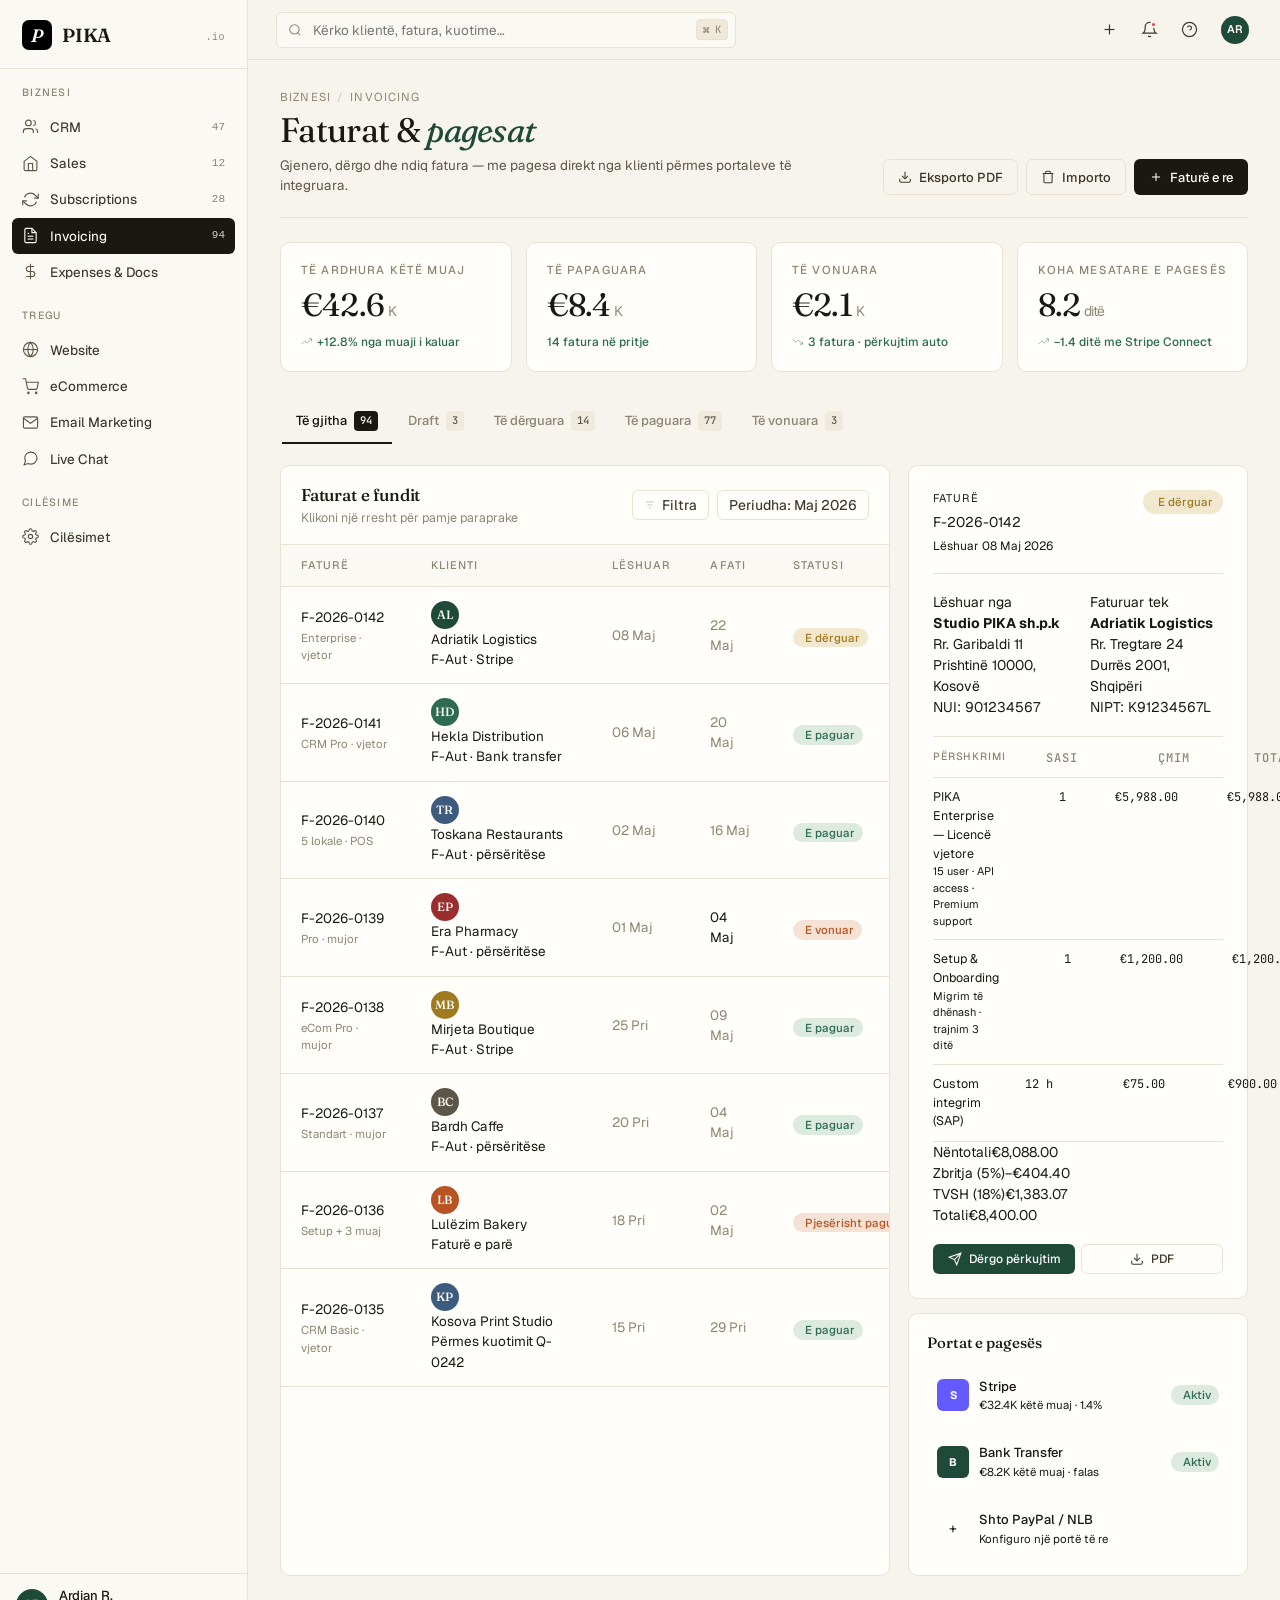
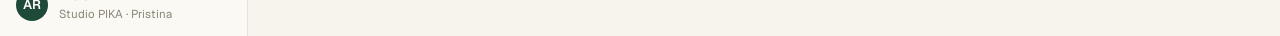
<file: index.html>
<!DOCTYPE html>
<html lang="en">
<head>
<meta charset="UTF-8">
<meta name="viewport" content="width=device-width, initial-scale=1.0">
<title>PIKA — Workspace</title>
<link rel="preconnect" href="https://fonts.googleapis.com">
<link rel="preconnect" href="https://fonts.gstatic.com" crossorigin="">
<link href="https://fonts.googleapis.com/css2?family=Fraunces:opsz,wght,SOFT,WONK@9..144,300..900,0..100,0..1&amp;family=Geist:wght@300;400;500;600;700&amp;family=JetBrains+Mono:wght@400;500&amp;display=swap" rel="stylesheet">
<link rel="stylesheet" href="style.css">
</head>
<body>
     <button type="button" class="menu-toggle" onclick="toggleSidebar()">☰</button>
    <div class="app">
  <aside class="sidebar">
    <div class="brand">
      <div class="brand-mark">P</div>
      <div class="brand-name">PIKA</div>
      <div class="brand-tld">.io</div>
    </div>
    <nav class="nav">
      <div class="nav-section">
        <div class="nav-label">Biznesi</div>
        <a class="nav-item" data-panel="crm">
          <svg class="nav-icon" viewBox="0 0 24 24" fill="none" stroke="currentColor"><path d="M16 21v-2a4 4 0 00-4-4H6a4 4 0 00-4 4v2"></path><circle cx="9" cy="7" r="4"></circle><path d="M22 21v-2a4 4 0 00-3-3.87"></path><path d="M16 3.13a4 4 0 010 7.75"></path></svg>
          CRM
          <span class="nav-count">47</span>
        </a>
        <a class="nav-item" data-panel="sales">
          <svg class="nav-icon" viewBox="0 0 24 24" fill="none" stroke="currentColor"><path d="M3 9l9-7 9 7v11a2 2 0 01-2 2H5a2 2 0 01-2-2z"></path><polyline points="9 22 9 12 15 12 15 22"></polyline></svg>
          Sales
          <span class="nav-count">12</span>
        </a>
        <a class="nav-item" data-panel="subscriptions">
          <svg class="nav-icon" viewBox="0 0 24 24" fill="none" stroke="currentColor"><path d="M23 4v6h-6"></path><path d="M1 20v-6h6"></path><path d="M3.51 9a9 9 0 0114.85-3.36L23 10M1 14l4.64 4.36A9 9 0 0020.49 15"></path></svg>
          Subscriptions
          <span class="nav-count">28</span>
        </a>
        <a class="nav-item active" data-panel="invoicing">
          <svg class="nav-icon" viewBox="0 0 24 24" fill="none" stroke="currentColor"><path d="M14 2H6a2 2 0 00-2 2v16a2 2 0 002 2h12a2 2 0 002-2V8z"></path><polyline points="14 2 14 8 20 8"></polyline><line x1="16" y1="13" x2="8" y2="13"></line><line x1="16" y1="17" x2="8" y2="17"></line><polyline points="10 9 9 9 8 9"></polyline></svg>
          Invoicing
          <span class="nav-count">94</span>
        </a>
        <a class="nav-item" data-panel="expenses">
          <svg class="nav-icon" viewBox="0 0 24 24" fill="none" stroke="currentColor"><line x1="12" y1="1" x2="12" y2="23"></line><path d="M17 5H9.5a3.5 3.5 0 000 7h5a3.5 3.5 0 010 7H6"></path></svg>
          Expenses &amp; Docs
        </a>
      </div>
      <div class="nav-section">
        <div class="nav-label">Tregu</div>
        <a class="nav-item">
          <svg class="nav-icon" viewBox="0 0 24 24" fill="none" stroke="currentColor"><circle cx="12" cy="12" r="10"></circle><line x1="2" y1="12" x2="22" y2="12"></line><path d="M12 2a15.3 15.3 0 014 10 15.3 15.3 0 01-4 10 15.3 15.3 0 01-4-10 15.3 15.3 0 014-10z"></path></svg>
          Website
        </a>
        <a class="nav-item">
          <svg class="nav-icon" viewBox="0 0 24 24" fill="none" stroke="currentColor"><circle cx="9" cy="21" r="1"></circle><circle cx="20" cy="21" r="1"></circle><path d="M1 1h4l2.68 13.39a2 2 0 002 1.61h9.72a2 2 0 002-1.61L23 6H6"></path></svg>
          eCommerce
        </a>
        <a class="nav-item">
          <svg class="nav-icon" viewBox="0 0 24 24" fill="none" stroke="currentColor"><path d="M4 4h16c1.1 0 2 .9 2 2v12c0 1.1-.9 2-2 2H4c-1.1 0-2-.9-2-2V6c0-1.1.9-2 2-2z"></path><polyline points="22,6 12,13 2,6"></polyline></svg>
          Email Marketing
        </a>
        <a class="nav-item">
          <svg class="nav-icon" viewBox="0 0 24 24" fill="none" stroke="currentColor"><path d="M21 11.5a8.38 8.38 0 01-.9 3.8 8.5 8.5 0 01-7.6 4.7 8.38 8.38 0 01-3.8-.9L3 21l1.9-5.7a8.38 8.38 0 01-.9-3.8 8.5 8.5 0 014.7-7.6 8.38 8.38 0 013.8-.9h.5a8.48 8.48 0 018 8v.5z"></path></svg>
          Live Chat
        </a>
      </div>
      <div class="nav-section">
        <div class="nav-label">Cilësime</div>
        <a class="nav-item">
          <svg class="nav-icon" viewBox="0 0 24 24" fill="none" stroke="currentColor"><circle cx="12" cy="12" r="3"></circle><path d="M19.4 15a1.65 1.65 0 00.33 1.82l.06.06a2 2 0 010 2.83 2 2 0 01-2.83 0l-.06-.06a1.65 1.65 0 00-1.82-.33 1.65 1.65 0 00-1 1.51V21a2 2 0 01-2 2 2 2 0 01-2-2v-.09A1.65 1.65 0 009 19.4a1.65 1.65 0 00-1.82.33l-.06.06a2 2 0 01-2.83 0 2 2 0 010-2.83l.06-.06a1.65 1.65 0 00.33-1.82 1.65 1.65 0 00-1.51-1H3a2 2 0 01-2-2 2 2 0 012-2h.09A1.65 1.65 0 004.6 9a1.65 1.65 0 00-.33-1.82l-.06-.06a2 2 0 010-2.83 2 2 0 012.83 0l.06.06a1.65 1.65 0 001.82.33H9a1.65 1.65 0 001-1.51V3a2 2 0 012-2 2 2 0 012 2v.09a1.65 1.65 0 001 1.51 1.65 1.65 0 001.82-.33l.06-.06a2 2 0 012.83 0 2 2 0 010 2.83l-.06.06a1.65 1.65 0 00-.33 1.82V9a1.65 1.65 0 001.51 1H21a2 2 0 012 2 2 2 0 01-2 2h-.09a1.65 1.65 0 00-1.51 1z"></path></svg>
          Cilësimet
        </a>
      </div>
    </nav>
    <div class="sidebar-foot">
      <div class="avatar">AR</div>
      <div style="min-width:0;flex:1">
        <div class="user-name">Ardian R.</div>
        <div class="user-org">Studio PIKA · Pristina</div>
      </div>
    </div>
  </aside>
  
  <main class="main">

    <!-- Top bar -->
    <div class="topbar">
       
      <div class="search">
        <svg viewBox="0 0 24 24" fill="none" stroke="currentColor"><circle cx="11" cy="11" r="8"></circle><line x1="21" y1="21" x2="16.65" y2="16.65"></line></svg>
        <input placeholder="Kërko klientë, fatura, kuotime…">
        <kbd>⌘ K</kbd>
      </div>
      <div class="topbar-actions">
        <button class="icon-btn" title="Krijo i ri">
          <svg viewBox="0 0 24 24" fill="none" stroke="currentColor"><line x1="12" y1="5" x2="12" y2="19"></line><line x1="5" y1="12" x2="19" y2="12"></line></svg>
        </button>
        <button class="icon-btn" title="Njoftime">
          <svg viewBox="0 0 24 24" fill="none" stroke="currentColor"><path d="M18 8A6 6 0 006 8c0 7-3 9-3 9h18s-3-2-3-9"></path><path d="M13.73 21a2 2 0 01-3.46 0"></path></svg>
          <span class="dot"></span>
        </button>
        <button class="icon-btn" title="Ndihmë">
          <svg viewBox="0 0 24 24" fill="none" stroke="currentColor"><circle cx="12" cy="12" r="10"></circle><path d="M9.09 9a3 3 0 015.83 1c0 2-3 3-3 3"></path><line x1="12" y1="17" x2="12.01" y2="17"></line></svg>
        </button>
        <div class="divider-v"></div>
        <button class="icon-btn">
          <div class="avatar" style="width:28px;height:28px;font-size:11px">AR</div>
        </button>
      </div>
    </div>

    <!-- ═══════════════ PANELS ═══════════════ -->
    <!-- Panels are injected from below for readability -->
    <!-- ═══════════════ CRM PANEL ═══════════════ -->
<section class="panel" data-id="crm">
  <div class="page">
    <div class="page-head">
      <div>
        <div class="breadcrumb">
          <span>Biznesi</span>
          <span class="sep">/</span>
          <span>CRM</span>
        </div>
        <h1 class="page-title">Pipeline e <em>shitjeve</em></h1>
        <p class="page-sub">Ndiq lead-et nga kontakti i parë deri tek mbyllja. Tërhiq kartat midis kolonave për të lëvizur fazën.</p>
      </div>
      <div class="head-actions">
        <button class="btn btn-ghost">
          <svg viewBox="0 0 24 24" fill="none" stroke="currentColor"><path d="M21 15v4a2 2 0 01-2 2H5a2 2 0 01-2-2v-4"></path><polyline points="7 10 12 15 17 10"></polyline><line x1="12" y1="15" x2="12" y2="3"></line></svg>
          Eksporto
        </button>
        <button class="btn btn-primary">
          <svg viewBox="0 0 24 24" fill="none" stroke="currentColor"><line x1="12" y1="5" x2="12" y2="19"></line><line x1="5" y1="12" x2="19" y2="12"></line></svg>
          Lead i ri
        </button>
      </div>
    </div>

    <!-- Stats -->
    <div class="stats">
      <div class="stat">
        <div class="stat-label">Pipeline gjithsej</div>
        <div class="stat-value">€142.8<span class="unit">K</span></div>
        <div class="stat-delta"><svg viewBox="0 0 24 24" fill="none" stroke="currentColor"><polyline points="23 6 13.5 15.5 8.5 10.5 1 18"></polyline><polyline points="17 6 23 6 23 12"></polyline></svg>+18.4% këtë muaj</div>
        <svg class="stat-spark" viewBox="0 0 100 38"><polyline points="0,30 10,28 20,24 30,26 40,20 50,18 60,15 70,12 80,14 90,8 100,5" fill="none" stroke="var(--pika)" stroke-width="1.5"></polyline></svg>
      </div>
      <div class="stat">
        <div class="stat-label">Lead-e aktive</div>
        <div class="stat-value">47</div>
        <div class="stat-delta"><svg viewBox="0 0 24 24" fill="none" stroke="currentColor"><polyline points="23 6 13.5 15.5 8.5 10.5 1 18"></polyline><polyline points="17 6 23 6 23 12"></polyline></svg>+8 javën e fundit</div>
      </div>
      <div class="stat">
        <div class="stat-label">Norma e mbylljes</div>
        <div class="stat-value">32<span class="unit">%</span></div>
        <div class="stat-delta down"><svg viewBox="0 0 24 24" fill="none" stroke="currentColor"><polyline points="23 18 13.5 8.5 8.5 13.5 1 6"></polyline><polyline points="17 18 23 18 23 12"></polyline></svg>−2.1% nga muaji i kaluar</div>
      </div>
      <div class="stat">
        <div class="stat-label">Të mbyllura (Maj)</div>
        <div class="stat-value">€38.2<span class="unit">K</span></div>
        <div class="stat-delta"><svg viewBox="0 0 24 24" fill="none" stroke="currentColor"><polyline points="23 6 13.5 15.5 8.5 10.5 1 18"></polyline><polyline points="17 6 23 6 23 12"></polyline></svg>11 marrëveshje të fituara</div>
      </div>
    </div>

    <!-- Tabs + filters -->
    <div class="tabs">
      <button class="tab active">Pipeline <span class="count">47</span></button>
      <button class="tab">Lead-et <span class="count">132</span></button>
      <button class="tab">Klientët <span class="count">86</span></button>
      <button class="tab">Aktivitetet</button>
      <button class="tab">Raportet</button>
    </div>

    <div class="toolbar">
      <button class="chip active" data-toggle="">
        <svg viewBox="0 0 24 24" fill="none" stroke="currentColor"><circle cx="11" cy="11" r="8"></circle><line x1="21" y1="21" x2="16.65" y2="16.65"></line></svg>
        Të gjitha
      </button>
      <button class="chip" data-toggle="">Të miat (12)</button>
      <button class="chip" data-toggle="">Hot 🔥 (5)</button>
      <button class="chip" data-toggle="">Burimi: Website</button>
      <button class="chip" data-toggle="">
        <svg viewBox="0 0 24 24" fill="none" stroke="currentColor"><line x1="4" y1="6" x2="20" y2="6"></line><line x1="7" y1="12" x2="17" y2="12"></line><line x1="10" y1="18" x2="14" y2="18"></line></svg>
        Më shumë filtra
      </button>
      <div style="margin-left:auto;display:flex;gap:6px">
        <button class="icon-btn" title="Pamja Kanban" style="background:#1A1812;color:#FFFEFA">
          <svg viewBox="0 0 24 24" fill="none" stroke="currentColor" style="color:inherit"><rect x="3" y="3" width="6" height="18" rx="1"></rect><rect x="10" y="3" width="6" height="12" rx="1"></rect><rect x="17" y="3" width="4" height="8" rx="1"></rect></svg>
        </button>
        <button class="icon-btn" title="Pamja listë">
          <svg viewBox="0 0 24 24" fill="none" stroke="currentColor"><line x1="8" y1="6" x2="21" y2="6"></line><line x1="8" y1="12" x2="21" y2="12"></line><line x1="8" y1="18" x2="21" y2="18"></line><line x1="3" y1="6" x2="3.01" y2="6"></line><line x1="3" y1="12" x2="3.01" y2="12"></line><line x1="3" y1="18" x2="3.01" y2="18"></line></svg>
        </button>
      </div>
    </div>

    <!-- Kanban -->
    <div class="kanban">

      <!-- New Lead -->
      <div class="k-col">
        <div class="k-col-head">
          <span class="k-col-stripe stripe-new"></span>
          <span class="k-col-name">Lead i ri</span>
          <span class="k-col-count">9</span>
          <span class="k-col-sum">€18.2K</span>
        </div>
        <div class="k-col-body">
          <div class="k-card">
            <div class="k-card-co">Albi Mall sh.p.k</div>
            <div class="k-card-meta">CRM + Faturim · Tiranë</div>
            <div class="k-card-value">€2,400 <small>/ vit</small></div>
            <div class="k-card-foot">
              <div class="k-card-tags"><span class="k-tag warm">Warm</span></div>
              <div class="k-card-time"><svg viewBox="0 0 24 24" fill="none" stroke="currentColor"><circle cx="12" cy="12" r="10"></circle><polyline points="12 6 12 12 16 14"></polyline></svg>2 ditë</div>
            </div>
          </div>
          <div class="k-card">
            <div class="k-card-co">Driton Construction</div>
            <div class="k-card-meta">Paketa Pro · Prishtinë</div>
            <div class="k-card-value">€3,200 <small>/ vit</small></div>
            <div class="k-card-foot">
              <div class="k-card-tags"><span class="k-tag hot">Hot</span><span class="k-tag">Referim</span></div>
              <div class="k-card-time"><svg viewBox="0 0 24 24" fill="none" stroke="currentColor"><circle cx="12" cy="12" r="10"></circle><polyline points="12 6 12 12 16 14"></polyline></svg>1 ditë</div>
            </div>
          </div>
          <div class="k-card">
            <div class="k-card-co">Vena Cosmetics</div>
            <div class="k-card-meta">eCommerce + CRM · Shkup</div>
            <div class="k-card-value">€1,800 <small>/ vit</small></div>
            <div class="k-card-foot">
              <div class="k-card-tags"><span class="k-tag cold">Cold</span></div>
              <div class="k-card-time"><svg viewBox="0 0 24 24" fill="none" stroke="currentColor"><circle cx="12" cy="12" r="10"></circle><polyline points="12 6 12 12 16 14"></polyline></svg>5 ditë</div>
            </div>
          </div>
          <div class="k-add">+ Shto lead</div>
        </div>
      </div>

      <!-- Qualified -->
      <div class="k-col">
        <div class="k-col-head">
          <span class="k-col-stripe stripe-qualified"></span>
          <span class="k-col-name">I kualifikuar</span>
          <span class="k-col-count">12</span>
          <span class="k-col-sum">€34.6K</span>
        </div>
        <div class="k-col-body">
          <div class="k-card">
            <div class="k-card-co">Bardh Caffe &amp; Co</div>
            <div class="k-card-meta">POS + Faturim · Prizren</div>
            <div class="k-card-value">€2,160 <small>/ vit</small></div>
            <div class="k-card-foot">
              <div class="k-card-tags"><span class="k-tag warm">Warm</span></div>
              <div class="k-card-time"><svg viewBox="0 0 24 24" fill="none" stroke="currentColor"><circle cx="12" cy="12" r="10"></circle><polyline points="12 6 12 12 16 14"></polyline></svg>4 ditë</div>
            </div>
          </div>
          <div class="k-card">
            <div class="k-card-co">Era Pharmacy</div>
            <div class="k-card-meta">Inventari + CRM · Tiranë</div>
            <div class="k-card-value">€4,800 <small>/ vit</small></div>
            <div class="k-card-foot">
              <div class="k-card-tags"><span class="k-tag hot">Hot</span></div>
              <div class="k-card-time"><svg viewBox="0 0 24 24" fill="none" stroke="currentColor"><circle cx="12" cy="12" r="10"></circle><polyline points="12 6 12 12 16 14"></polyline></svg>2 ditë</div>
            </div>
          </div>
          <div class="k-card">
            <div class="k-card-co">Studio Linja</div>
            <div class="k-card-meta">Website + Marketing · Tiranë</div>
            <div class="k-card-value">€1,440 <small>/ vit</small></div>
            <div class="k-card-foot">
              <div class="k-card-tags"><span class="k-tag">Demo</span></div>
              <div class="k-card-time"><svg viewBox="0 0 24 24" fill="none" stroke="currentColor"><circle cx="12" cy="12" r="10"></circle><polyline points="12 6 12 12 16 14"></polyline></svg>3 ditë</div>
            </div>
          </div>
        </div>
      </div>

      <!-- Proposal -->
      <div class="k-col">
        <div class="k-col-head">
          <span class="k-col-stripe stripe-proposal"></span>
          <span class="k-col-name">Propozim</span>
          <span class="k-col-count">11</span>
          <span class="k-col-sum">€42.3K</span>
        </div>
        <div class="k-col-body">
          <div class="k-card">
            <div class="k-card-co">Adriatik Logistics</div>
            <div class="k-card-meta">Enterprise · Durrës</div>
            <div class="k-card-value">€8,400 <small>/ vit</small></div>
            <div class="k-card-foot">
              <div class="k-card-tags"><span class="k-tag hot">Hot</span><span class="k-tag">Q-241</span></div>
              <div class="k-card-time"><svg viewBox="0 0 24 24" fill="none" stroke="currentColor"><circle cx="12" cy="12" r="10"></circle><polyline points="12 6 12 12 16 14"></polyline></svg>1 ditë</div>
            </div>
          </div>
          <div class="k-card">
            <div class="k-card-co">Toskana Restaurants</div>
            <div class="k-card-meta">5 lokale · Tiranë</div>
            <div class="k-card-value">€6,000 <small>/ vit</small></div>
            <div class="k-card-foot">
              <div class="k-card-tags"><span class="k-tag warm">Warm</span></div>
              <div class="k-card-time"><svg viewBox="0 0 24 24" fill="none" stroke="currentColor"><circle cx="12" cy="12" r="10"></circle><polyline points="12 6 12 12 16 14"></polyline></svg>6 ditë</div>
            </div>
          </div>
          <div class="k-card">
            <div class="k-card-co">Kosova Print Studio</div>
            <div class="k-card-meta">CRM + Faturim · Prishtinë</div>
            <div class="k-card-value">€2,880 <small>/ vit</small></div>
            <div class="k-card-foot">
              <div class="k-card-tags"><span class="k-tag">PDF dërguar</span></div>
              <div class="k-card-time"><svg viewBox="0 0 24 24" fill="none" stroke="currentColor"><circle cx="12" cy="12" r="10"></circle><polyline points="12 6 12 12 16 14"></polyline></svg>3 ditë</div>
            </div>
          </div>
        </div>
      </div>

      <!-- Negotiation -->
      <div class="k-col">
        <div class="k-col-head">
          <span class="k-col-stripe stripe-negotiate"></span>
          <span class="k-col-name">Negocim</span>
          <span class="k-col-count">8</span>
          <span class="k-col-sum">€31.4K</span>
        </div>
        <div class="k-col-body">
          <div class="k-card">
            <div class="k-card-co">Hekla Distribution</div>
            <div class="k-card-meta">B2B portal · Tiranë</div>
            <div class="k-card-value">€7,200 <small>/ vit</small></div>
            <div class="k-card-foot">
              <div class="k-card-tags"><span class="k-tag hot">Hot</span></div>
              <div class="k-card-time"><svg viewBox="0 0 24 24" fill="none" stroke="currentColor"><circle cx="12" cy="12" r="10"></circle><polyline points="12 6 12 12 16 14"></polyline></svg>Sot</div>
            </div>
          </div>
          <div class="k-card">
            <div class="k-card-co">Genti Properties</div>
            <div class="k-card-meta">CRM Enterprise · Prishtinë</div>
            <div class="k-card-value">€5,400 <small>/ vit</small></div>
            <div class="k-card-foot">
              <div class="k-card-tags"><span class="k-tag warm">Warm</span></div>
              <div class="k-card-time"><svg viewBox="0 0 24 24" fill="none" stroke="currentColor"><circle cx="12" cy="12" r="10"></circle><polyline points="12 6 12 12 16 14"></polyline></svg>2 ditë</div>
            </div>
          </div>
        </div>
      </div>

      <!-- Won -->
      <div class="k-col">
        <div class="k-col-head">
          <span class="k-col-stripe stripe-won"></span>
          <span class="k-col-name">E fituar</span>
          <span class="k-col-count">7</span>
          <span class="k-col-sum">€16.3K</span>
        </div>
        <div class="k-col-body">
          <div class="k-card">
            <div class="k-card-co">Sahit Auto Service</div>
            <div class="k-card-meta">Paketa Pro · Ferizaj</div>
            <div class="k-card-value">€3,600 <small>/ vit</small></div>
            <div class="k-card-foot">
              <div class="k-card-tags"><span class="k-tag" style="background:#2D6B52;color:#DCEAE0">✓ Mbyllur</span></div>
              <div class="k-card-time">Sot</div>
            </div>
          </div>
          <div class="k-card">
            <div class="k-card-co">Lulëzim Bakery</div>
            <div class="k-card-meta">POS + Faturim · Tiranë</div>
            <div class="k-card-value">€1,800 <small>/ vit</small></div>
            <div class="k-card-foot">
              <div class="k-card-tags"><span class="k-tag" style="background:var(--success-tint);color:var(--success)">✓ Mbyllur</span></div>
              <div class="k-card-time">Dje</div>
            </div>
          </div>
          <div class="k-card">
            <div class="k-card-co">Mirjeta Boutique</div>
            <div class="k-card-meta">eCommerce · Shkup</div>
            <div class="k-card-value">€2,160 <small>/ vit</small></div>
            <div class="k-card-foot">
              <div class="k-card-tags"><span class="k-tag" style="background:var(--success-tint);color:var(--success)">✓ Mbyllur</span></div>
              <div class="k-card-time">3 ditë</div>
            </div>
          </div>
        </div>
      </div>

    </div>
  </div>
</section>


<!-- ═══════════════ SALES PANEL ═══════════════ -->
<section class="panel" data-id="sales">
  <div class="page">
    <div class="page-head">
      <div>
        <div class="breadcrumb"><span>Biznesi</span><span class="sep">/</span><span>Sales</span></div>
        <h1 class="page-title">Kuotime &amp; <em>shitje</em></h1>
        <p class="page-sub">Krijo kuotime, ndjek pranimet dhe konverto në fatura me një klikim.</p>
      </div>
      <div class="head-actions">
        <button class="btn btn-ghost">
          <svg viewBox="0 0 24 24" fill="none" stroke="currentColor"><polyline points="14 2 14 8 20 8"></polyline><path d="M14 2H6a2 2 0 00-2 2v16a2 2 0 002 2h12a2 2 0 002-2V8z"></path></svg>
          Shabllonet
        </button>
        <button class="btn btn-primary">
          <svg viewBox="0 0 24 24" fill="none" stroke="currentColor"><line x1="12" y1="5" x2="12" y2="19"></line><line x1="5" y1="12" x2="19" y2="12"></line></svg>
          Kuotim i ri
        </button>
      </div>
    </div>

    <div class="stats">
      <div class="stat">
        <div class="stat-label">Kuotime aktive</div>
        <div class="stat-value">12</div>
        <div class="stat-delta">€54,840 vlerë</div>
      </div>
      <div class="stat">
        <div class="stat-label">Të pranuara (30d)</div>
        <div class="stat-value">9</div>
        <div class="stat-delta"><svg viewBox="0 0 24 24" fill="none" stroke="currentColor"><polyline points="23 6 13.5 15.5 8.5 10.5 1 18"></polyline><polyline points="17 6 23 6 23 12"></polyline></svg>75% konvertim</div>
      </div>
      <div class="stat">
        <div class="stat-label">Mesatare e kuotimit</div>
        <div class="stat-value">€4.5<span class="unit">K</span></div>
        <div class="stat-delta">Periudha mesatare: 6.2 ditë</div>
      </div>
      <div class="stat">
        <div class="stat-label">Të konvertuara në fatura</div>
        <div class="stat-value">€32.8<span class="unit">K</span></div>
        <div class="stat-delta">Maj 2026</div>
      </div>
    </div>

    <!-- Quote → Invoice flow visualization -->
    <div class="flow-bar">
      <div style="font-family:var(--font-display);font-size:14px;font-weight:500;margin-right:8px">Rrjedha:</div>
      <div class="flow-step done"><svg viewBox="0 0 24 24" fill="none" stroke="currentColor"><polyline points="20 6 9 17 4 12"></polyline></svg> Kuotim</div>
      <span class="flow-sep">→</span>
      <div class="flow-step done"><svg viewBox="0 0 24 24" fill="none" stroke="currentColor"><polyline points="20 6 9 17 4 12"></polyline></svg> Pranim klienti</div>
      <span class="flow-sep">→</span>
      <div class="flow-step active">Faturë</div>
      <span class="flow-sep">→</span>
      <div class="flow-step">Pagesë</div>
      <div style="margin-left:auto;font-size:12px;color:var(--ink-muted)">Konvertimi automatik aktiv pas pranimit</div>
    </div>

    <div class="card">
      <div class="card-head">
        <div>
          <div class="card-title">Kuotimet</div>
          <div class="card-sub">Të gjitha kuotimet aktive dhe historike</div>
        </div>
        <div class="head-actions">
          <button class="chip" data-toggle="">Statusi: Të gjitha</button>
          <button class="chip" data-toggle="">Periudha: Ky muaj</button>
        </div>
      </div>
      <div class="tbl-wrap">
        <table class="tbl">
          <thead>
            <tr>
              <th style="width:36px"><div class="checkbox"></div></th>
              <th>Kuotim</th>
              <th>Klienti</th>
              <th>Vlefshëm deri</th>
              <th>Statusi</th>
              <th class="right">Vlera</th>
              <th style="width:120px"></th>
            </tr>
          </thead>
          <tbody>
            <tr>
              <td><div class="checkbox"></div></td>
              <td><span class="strong">Q-2026-0247</span><div class="muted" style="font-size:11.5px;margin-top:2px">3 shërbime · 5 produkte</div></td>
              <td>
                <div class="cust">
                  <div class="cust-avatar" style="background:#B85423">AL</div>
                  <div><div class="cust-name">Adriatik Logistics</div><div class="cust-sub">Durrës · 4 kontakte</div></div>
                </div>
              </td>
              <td class="muted">15 Qer 2026</td>
              <td><span class="badge badge-gold"><span class="pip"></span>I dërguar</span></td>
              <td class="right num strong">€8,400.00</td>
              <td class="right">
                <button class="btn btn-sm btn-accent">Konverto</button>
              </td>
            </tr>
            <tr>
              <td><div class="checkbox checked"></div></td>
              <td><span class="strong">Q-2026-0246</span><div class="muted" style="font-size:11.5px;margin-top:2px">CRM Pro · 24 muaj</div></td>
              <td>
                <div class="cust">
                  <div class="cust-avatar" style="background:#2D6B52">HD</div>
                  <div><div class="cust-name">Hekla Distribution</div><div class="cust-sub">Tiranë</div></div>
                </div>
              </td>
              <td class="muted">28 Maj 2026</td>
              <td><span class="badge badge-success"><span class="pip"></span>I pranuar</span></td>
              <td class="right num strong">€7,200.00</td>
              <td class="right">
                <button class="btn btn-sm btn-accent">Konverto</button>
              </td>
            </tr>
            <tr>
              <td><div class="checkbox"></div></td>
              <td><span class="strong">Q-2026-0245</span><div class="muted" style="font-size:11.5px;margin-top:2px">5 lokale · POS</div></td>
              <td>
                <div class="cust">
                  <div class="cust-avatar" style="background:#3D5A7F">TR</div>
                  <div><div class="cust-name">Toskana Restaurants</div><div class="cust-sub">Tiranë · Korçë</div></div>
                </div>
              </td>
              <td class="muted">20 Qer 2026</td>
              <td><span class="badge badge-info"><span class="pip"></span>Në negocim</span></td>
              <td class="right num strong">€6,000.00</td>
              <td class="right">
                <button class="btn btn-sm btn-ghost">Detaje</button>
              </td>
            </tr>
            <tr>
              <td><div class="checkbox"></div></td>
              <td><span class="strong">Q-2026-0244</span><div class="muted" style="font-size:11.5px;margin-top:2px">CRM + Faturim</div></td>
              <td>
                <div class="cust">
                  <div class="cust-avatar" style="background:#A07A1F">GP</div>
                  <div><div class="cust-name">Genti Properties</div><div class="cust-sub">Prishtinë</div></div>
                </div>
              </td>
              <td class="muted">10 Qer 2026</td>
              <td><span class="badge badge-success"><span class="pip"></span>I pranuar</span></td>
              <td class="right num strong">€5,400.00</td>
              <td class="right">
                <button class="btn btn-sm btn-accent">Konverto</button>
              </td>
            </tr>
            <tr>
              <td><div class="checkbox"></div></td>
              <td><span class="strong">Q-2026-0243</span><div class="muted" style="font-size:11.5px;margin-top:2px">Paketa Standart</div></td>
              <td>
                <div class="cust">
                  <div class="cust-avatar" style="background:#9A2D2D">EP</div>
                  <div><div class="cust-name">Era Pharmacy</div><div class="cust-sub">Tiranë</div></div>
                </div>
              </td>
              <td class="muted">05 Qer 2026</td>
              <td><span class="badge badge-warning"><span class="pip"></span>Pa përgjigje</span></td>
              <td class="right num strong">€4,800.00</td>
              <td class="right">
                <button class="btn btn-sm btn-ghost">Kujto</button>
              </td>
            </tr>
            <tr>
              <td><div class="checkbox"></div></td>
              <td><span class="strong">Q-2026-0242</span><div class="muted" style="font-size:11.5px;margin-top:2px">CRM Basic · 12 muaj</div></td>
              <td>
                <div class="cust">
                  <div class="cust-avatar" style="background:#5C5648">KP</div>
                  <div><div class="cust-name">Kosova Print Studio</div><div class="cust-sub">Prishtinë</div></div>
                </div>
              </td>
              <td class="muted">02 Qer 2026</td>
              <td><span class="badge badge-gold"><span class="pip"></span>I dërguar</span></td>
              <td class="right num strong">€2,880.00</td>
              <td class="right">
                <button class="btn btn-sm btn-ghost">Detaje</button>
              </td>
            </tr>
            <tr>
              <td><div class="checkbox"></div></td>
              <td><span class="strong">Q-2026-0241</span><div class="muted" style="font-size:11.5px;margin-top:2px">POS · 3 vendndodhje</div></td>
              <td>
                <div class="cust">
                  <div class="cust-avatar" style="background:#2D6B52">BC</div>
                  <div><div class="cust-name">Bardh Caffe &amp; Co</div><div class="cust-sub">Prizren</div></div>
                </div>
              </td>
              <td class="muted">22 Maj 2026</td>
              <td><span class="badge badge-danger"><span class="pip"></span>Skaduar</span></td>
              <td class="right num strong">€2,160.00</td>
              <td class="right">
                <button class="btn btn-sm btn-ghost">Rinov</button>
              </td>
            </tr>
          </tbody>
        </table>
      </div>
    </div>
  </div>
</section>
<!-- ═══════════════ SUBSCRIPTIONS PANEL ═══════════════ -->
<section class="panel" data-id="subscriptions">
  <div class="page">
    <div class="page-head">
      <div>
        <div class="breadcrumb"><span>Biznesi</span><span class="sep">/</span><span>Subscriptions</span></div>
        <h1 class="page-title">Abonime &amp; <em>rinovime</em></h1>
        <p class="page-sub">Menaxho faturat e përsëritura, rinovimet automatike dhe ndiq metrikat e MRR/ARR.</p>
      </div>
      <div class="head-actions">
        <button class="btn btn-ghost">
          <svg viewBox="0 0 24 24" fill="none" stroke="currentColor"><path d="M21 15v4a2 2 0 01-2 2H5a2 2 0 01-2-2v-4"></path><polyline points="7 10 12 15 17 10"></polyline><line x1="12" y1="15" x2="12" y2="3"></line></svg>
          Eksporto CSV
        </button>
        <button class="btn btn-primary">
          <svg viewBox="0 0 24 24" fill="none" stroke="currentColor"><line x1="12" y1="5" x2="12" y2="19"></line><line x1="5" y1="12" x2="19" y2="12"></line></svg>
          Plan i ri
        </button>
      </div>
    </div>

    <div class="two-col">
      <div>
        <!-- MRR hero card -->
        <div class="mrr-card" style="margin-bottom:18px">
          <div class="mrr-label">Të ardhura të përsëritura mujore (MRR)</div>
          <div class="mrr-value">€<em>18,420</em></div>
          <div class="mrr-row">
            <div><strong>€221.0K</strong>ARR i parashikuar</div>
            <div><strong>+€2,840</strong>Rritje neto (30d)</div>
            <div><strong>2.1%</strong>Churn mujor</div>
            <div><strong>€658</strong>ARPU</div>
          </div>
        </div>

        <!-- Stats -->
        <div class="stats" style="grid-template-columns:repeat(3,1fr);margin-bottom:18px">
          <div class="stat">
            <div class="stat-label">Abonime aktive</div>
            <div class="stat-value">28</div>
            <div class="stat-delta"><svg viewBox="0 0 24 24" fill="none" stroke="currentColor"><polyline points="23 6 13.5 15.5 8.5 10.5 1 18"></polyline><polyline points="17 6 23 6 23 12"></polyline></svg>+4 këtë muaj</div>
          </div>
          <div class="stat">
            <div class="stat-label">Rinovime në vijim</div>
            <div class="stat-value">11</div>
            <div class="stat-delta">7 ditët e ardhshme</div>
          </div>
          <div class="stat">
            <div class="stat-label">Pagesat e dështuara</div>
            <div class="stat-value">2</div>
            <div class="stat-delta down">€840 në rrezik</div>
          </div>
        </div>

        <!-- Active subscriptions table -->
        <div class="card">
          <div class="card-head">
            <div>
              <div class="card-title">Abonime aktive</div>
              <div class="card-sub">Klientët me plane të përsëritura</div>
            </div>
            <div class="head-actions">
              <button class="chip active" data-toggle="">Aktive (28)</button>
              <button class="chip" data-toggle="">Pezulluar (3)</button>
              <button class="chip" data-toggle="">Anuluar (12)</button>
            </div>
          </div>
          <div class="tbl-wrap">
            <table class="tbl">
              <thead>
                <tr>
                  <th>Klienti</th>
                  <th>Plani</th>
                  <th>Cikli</th>
                  <th>Rinovim i ardhshëm</th>
                  <th>Statusi</th>
                  <th class="right">MRR</th>
                </tr>
              </thead>
              <tbody>
                <tr>
                  <td>
                    <div class="cust">
                      <div class="cust-avatar" style="background:#1F4A3A">AL</div>
                      <div><div class="cust-name">Adriatik Logistics</div><div class="cust-sub">Që nga Jan 2025</div></div>
                    </div>
                  </td>
                  <td><span class="strong">Enterprise</span><div class="muted" style="font-size:11.5px;margin-top:2px">15 user · API</div></td>
                  <td class="muted">Vjetor</td>
                  <td>
                    <div>14 Qer 2026</div>
                    <div class="muted" style="font-size:11.5px;margin-top:2px">për 35 ditë</div>
                  </td>
                  <td><span class="badge badge-success"><span class="pip"></span>Aktiv</span></td>
                  <td class="right num strong">€700.00</td>
                </tr>
                <tr>
                  <td>
                    <div class="cust">
                      <div class="cust-avatar" style="background:#B85423">TR</div>
                      <div><div class="cust-name">Toskana Restaurants</div><div class="cust-sub">5 lokale</div></div>
                    </div>
                  </td>
                  <td><span class="strong">Pro</span><div class="muted" style="font-size:11.5px;margin-top:2px">POS i lidhur</div></td>
                  <td class="muted">Mujor</td>
                  <td>
                    <div>02 Qer 2026</div>
                    <div class="muted" style="font-size:11.5px;margin-top:2px">për 23 ditë</div>
                  </td>
                  <td><span class="badge badge-success"><span class="pip"></span>Aktiv</span></td>
                  <td class="right num strong">€500.00</td>
                </tr>
                <tr>
                  <td>
                    <div class="cust">
                      <div class="cust-avatar" style="background:#3D5A7F">EP</div>
                      <div><div class="cust-name">Era Pharmacy</div><div class="cust-sub">Tiranë</div></div>
                    </div>
                  </td>
                  <td><span class="strong">Pro</span><div class="muted" style="font-size:11.5px;margin-top:2px">CRM + Inventar</div></td>
                  <td class="muted">Mujor</td>
                  <td>
                    <div style="color:var(--danger)">Sot — pagesa dështoi</div>
                    <div class="muted" style="font-size:11.5px;margin-top:2px">Tentativa 2/4</div>
                  </td>
                  <td><span class="badge badge-danger"><span class="pip"></span>Past Due</span></td>
                  <td class="right num strong">€400.00</td>
                </tr>
                <tr>
                  <td>
                    <div class="cust">
                      <div class="cust-avatar" style="background:#A07A1F">SA</div>
                      <div><div class="cust-name">Sahit Auto Service</div><div class="cust-sub">Ferizaj</div></div>
                    </div>
                  </td>
                  <td><span class="strong">Pro</span><div class="muted" style="font-size:11.5px;margin-top:2px">Faturim · CRM</div></td>
                  <td class="muted">Vjetor</td>
                  <td>
                    <div>10 Maj 2027</div>
                    <div class="muted" style="font-size:11.5px;margin-top:2px">për 365 ditë</div>
                  </td>
                  <td><span class="badge badge-success"><span class="pip"></span>I ri</span></td>
                  <td class="right num strong">€300.00</td>
                </tr>
                <tr>
                  <td>
                    <div class="cust">
                      <div class="cust-avatar" style="background:#5C5648">BC</div>
                      <div><div class="cust-name">Bardh Caffe</div><div class="cust-sub">3 vendndodhje</div></div>
                    </div>
                  </td>
                  <td><span class="strong">Standart</span><div class="muted" style="font-size:11.5px;margin-top:2px">POS basic</div></td>
                  <td class="muted">Mujor</td>
                  <td>
                    <div>18 Maj 2026</div>
                    <div class="muted" style="font-size:11.5px;margin-top:2px">për 8 ditë</div>
                  </td>
                  <td><span class="badge badge-warning"><span class="pip"></span>Skadon së shpejti</span></td>
                  <td class="right num strong">€180.00</td>
                </tr>
                <tr>
                  <td>
                    <div class="cust">
                      <div class="cust-avatar" style="background:#9A2D2D">MB</div>
                      <div><div class="cust-name">Mirjeta Boutique</div><div class="cust-sub">Shkup</div></div>
                    </div>
                  </td>
                  <td><span class="strong">eCom Pro</span><div class="muted" style="font-size:11.5px;margin-top:2px">+ Email Marketing</div></td>
                  <td class="muted">Mujor</td>
                  <td>
                    <div>25 Maj 2026</div>
                    <div class="muted" style="font-size:11.5px;margin-top:2px">për 15 ditë</div>
                  </td>
                  <td><span class="badge badge-success"><span class="pip"></span>Aktiv</span></td>
                  <td class="right num strong">€180.00</td>
                </tr>
              </tbody>
            </table>
          </div>
        </div>
      </div>

      <!-- Right column: plans, upcoming -->
      <div>
        <div class="side-card">
          <div class="side-title">Planet</div>
          <div class="sub-row">
            <div style="flex:1">
              <div class="sub-plan">Basic</div>
              <div class="sub-plan-meta">8 klientë · 1 user</div>
            </div>
            <div class="sub-mrr">€29<small>/muaj</small></div>
          </div>
          <div class="sub-row">
            <div style="flex:1">
              <div class="sub-plan">Standart</div>
              <div class="sub-plan-meta">11 klientë · 5 user</div>
            </div>
            <div class="sub-mrr">€89<small>/muaj</small></div>
          </div>
          <div class="sub-row">
            <div style="flex:1">
              <div class="sub-plan">Pro</div>
              <div class="sub-plan-meta">6 klientë · Pakufi user</div>
            </div>
            <div class="sub-mrr">€199<small>/muaj</small></div>
          </div>
          <div class="sub-row">
            <div style="flex:1">
              <div class="sub-plan">Enterprise</div>
              <div class="sub-plan-meta">3 klientë · Custom</div>
            </div>
            <div class="sub-mrr">€499<small>/muaj</small></div>
          </div>
          <button class="btn btn-ghost btn-sm" style="width:100%;margin-top:14px;justify-content:center">
            <svg viewBox="0 0 24 24" fill="none" stroke="currentColor"><line x1="12" y1="5" x2="12" y2="19"></line><line x1="5" y1="12" x2="19" y2="12"></line></svg>
            Krijo plan të ri
          </button>
        </div>

        <div class="side-card">
          <div class="side-title">Rinovime — javën e ardhshme</div>
          <div class="feed">
            <div class="feed-item">
              <div class="feed-dot gold"><svg viewBox="0 0 24 24" fill="none" stroke="currentColor"><circle cx="12" cy="12" r="10"></circle><polyline points="12 6 12 12 16 14"></polyline></svg></div>
              <div class="feed-body">
                <strong>Bardh Caffe</strong> rinovim më 18 Maj
                <div class="feed-time">€180.00 · auto-charge</div>
              </div>
            </div>
            <div class="feed-item">
              <div class="feed-dot gold"><svg viewBox="0 0 24 24" fill="none" stroke="currentColor"><circle cx="12" cy="12" r="10"></circle><polyline points="12 6 12 12 16 14"></polyline></svg></div>
              <div class="feed-body">
                <strong>Mirjeta Boutique</strong> rinovim më 25 Maj
                <div class="feed-time">€180.00 · auto-charge</div>
              </div>
            </div>
            <div class="feed-item">
              <div class="feed-dot warn"><svg viewBox="0 0 24 24" fill="none" stroke="currentColor"><path d="M10.29 3.86L1.82 18a2 2 0 001.71 3h16.94a2 2 0 001.71-3L13.71 3.86a2 2 0 00-3.42 0z"></path><line x1="12" y1="9" x2="12" y2="13"></line><line x1="12" y1="17" x2="12.01" y2="17"></line></svg></div>
              <div class="feed-body">
                <strong>Era Pharmacy</strong> dështoi pagesa
                <div class="feed-time">Provuar 2 herë · Riprovë automatike pas 3 ditësh</div>
              </div>
            </div>
          </div>
        </div>
      </div>
    </div>
  </div>
</section>


<!-- ═══════════════ INVOICING PANEL (ACTIVE DEFAULT) ═══════════════ -->
<section class="panel active" data-id="invoicing">
  <div class="page">
    <div class="page-head">
      <div>
        <div class="breadcrumb"><span>Biznesi</span><span class="sep">/</span><span>Invoicing</span></div>
        <h1 class="page-title">Faturat &amp; <em>pagesat</em></h1>
        <p class="page-sub">Gjenero, dërgo dhe ndiq fatura — me pagesa direkt nga klienti përmes portaleve të integruara.</p>
      </div>
      <div class="head-actions">
        <button class="btn btn-ghost">
          <svg viewBox="0 0 24 24" fill="none" stroke="currentColor"><path d="M21 15v4a2 2 0 01-2 2H5a2 2 0 01-2-2v-4"></path><polyline points="7 10 12 15 17 10"></polyline><line x1="12" y1="15" x2="12" y2="3"></line></svg>
          Eksporto PDF
        </button>
        <button class="btn btn-ghost">
          <svg viewBox="0 0 24 24" fill="none" stroke="currentColor"><polyline points="3 6 5 6 21 6"></polyline><path d="M19 6v14a2 2 0 01-2 2H7a2 2 0 01-2-2V6m3 0V4a2 2 0 012-2h4a2 2 0 012 2v2"></path></svg>
          Importo
        </button>
        <button class="btn btn-primary">
          <svg viewBox="0 0 24 24" fill="none" stroke="currentColor"><line x1="12" y1="5" x2="12" y2="19"></line><line x1="5" y1="12" x2="19" y2="12"></line></svg>
          Faturë e re
        </button>
      </div>
    </div>

    <div class="stats">
      <div class="stat">
        <div class="stat-label">Të ardhura këtë muaj</div>
        <div class="stat-value">€42.6<span class="unit">K</span></div>
        <div class="stat-delta"><svg viewBox="0 0 24 24" fill="none" stroke="currentColor"><polyline points="23 6 13.5 15.5 8.5 10.5 1 18"></polyline><polyline points="17 6 23 6 23 12"></polyline></svg>+12.8% nga muaji i kaluar</div>
        <svg class="stat-spark" viewBox="0 0 100 38"><polyline points="0,30 12,28 24,22 36,25 48,18 60,20 72,12 84,15 100,8" fill="none" stroke="var(--pika)" stroke-width="1.5"></polyline></svg>
      </div>
      <div class="stat">
        <div class="stat-label">Të papaguara</div>
        <div class="stat-value">€8.4<span class="unit">K</span></div>
        <div class="stat-delta">14 fatura në pritje</div>
      </div>
      <div class="stat">
        <div class="stat-label">Të vonuara</div>
        <div class="stat-value">€2.1<span class="unit">K</span></div>
        <div class="stat-delta down"><svg viewBox="0 0 24 24" fill="none" stroke="currentColor"><polyline points="23 18 13.5 8.5 8.5 13.5 1 6"></polyline><polyline points="17 18 23 18 23 12"></polyline></svg>3 fatura · përkujtim auto</div>
      </div>
      <div class="stat">
        <div class="stat-label">Koha mesatare e pagesës</div>
        <div class="stat-value">8.2 <span class="unit">ditë</span></div>
        <div class="stat-delta"><svg viewBox="0 0 24 24" fill="none" stroke="currentColor"><polyline points="23 6 13.5 15.5 8.5 10.5 1 18"></polyline><polyline points="17 6 23 6 23 12"></polyline></svg>−1.4 ditë me Stripe Connect</div>
      </div>
    </div>

    <div class="tabs">
      <button class="tab active">Të gjitha <span class="count">94</span></button>
      <button class="tab">Draft <span class="count">3</span></button>
      <button class="tab">Të dërguara <span class="count">14</span></button>
      <button class="tab">Të paguara <span class="count">77</span></button>
      <button class="tab">Të vonuara <span class="count">3</span></button>
    </div>

    <div class="two-col">
      <!-- Invoices list -->
      <div class="card">
        <div class="card-head">
          <div>
            <div class="card-title">Faturat e fundit</div>
            <div class="card-sub">Klikoni një rresht për pamje paraprake</div>
          </div>
          <div class="head-actions">
            <button class="chip" data-toggle="">
              <svg viewBox="0 0 24 24" fill="none" stroke="currentColor"><line x1="4" y1="6" x2="20" y2="6"></line><line x1="7" y1="12" x2="17" y2="12"></line><line x1="10" y1="18" x2="14" y2="18"></line></svg>
              Filtra
            </button>
            <button class="chip" data-toggle="">Periudha: Maj 2026</button>
          </div>
        </div>
        <div class="tbl-wrap">
          <table class="tbl">
            <thead>
              <tr>
                <th>Faturë</th>
                <th>Klienti</th>
                <th>Lëshuar</th>
                <th>Afati</th>
                <th>Statusi</th>
                <th class="right">Vlera</th>
              </tr>
            </thead>
            <tbody>
              <tr style="background:var(--paper-2)">
                <td><span class="strong">F-2026-0142</span><div class="muted" style="font-size:11.5px;margin-top:2px">Enterprise · vjetor</div></td>
                <td>
                  <div class="cust">
                    <div class="cust-avatar" style="background:#1F4A3A">AL</div>
                    <div><div class="cust-name">Adriatik Logistics</div><div class="cust-sub">F-Aut · Stripe</div></div>
                  </div>
                </td>
                <td class="muted">08 Maj</td>
                <td class="muted">22 Maj</td>
                <td><span class="badge badge-gold"><span class="pip"></span>E dërguar</span></td>
                <td class="right num strong">€8,400.00</td>
              </tr>
              <tr>
                <td><span class="strong">F-2026-0141</span><div class="muted" style="font-size:11.5px;margin-top:2px">CRM Pro · vjetor</div></td>
                <td>
                  <div class="cust">
                    <div class="cust-avatar" style="background:#2D6B52">HD</div>
                    <div><div class="cust-name">Hekla Distribution</div><div class="cust-sub">F-Aut · Bank transfer</div></div>
                  </div>
                </td>
                <td class="muted">06 Maj</td>
                <td class="muted">20 Maj</td>
                <td><span class="badge badge-success"><span class="pip"></span>E paguar</span></td>
                <td class="right num strong">€7,200.00</td>
              </tr>
              <tr>
                <td><span class="strong">F-2026-0140</span><div class="muted" style="font-size:11.5px;margin-top:2px">5 lokale · POS</div></td>
                <td>
                  <div class="cust">
                    <div class="cust-avatar" style="background:#3D5A7F">TR</div>
                    <div><div class="cust-name">Toskana Restaurants</div><div class="cust-sub">F-Aut · përsëritëse</div></div>
                  </div>
                </td>
                <td class="muted">02 Maj</td>
                <td class="muted">16 Maj</td>
                <td><span class="badge badge-success"><span class="pip"></span>E paguar</span></td>
                <td class="right num strong">€500.00</td>
              </tr>
              <tr>
                <td><span class="strong">F-2026-0139</span><div class="muted" style="font-size:11.5px;margin-top:2px">Pro · mujor</div></td>
                <td>
                  <div class="cust">
                    <div class="cust-avatar" style="background:#9A2D2D">EP</div>
                    <div><div class="cust-name">Era Pharmacy</div><div class="cust-sub">F-Aut · përsëritëse</div></div>
                  </div>
                </td>
                <td class="muted">01 Maj</td>
                <td class="muted" style="color:var(--danger)">04 Maj</td>
                <td><span class="badge badge-danger"><span class="pip"></span>E vonuar</span></td>
                <td class="right num strong">€400.00</td>
              </tr>
              <tr>
                <td><span class="strong">F-2026-0138</span><div class="muted" style="font-size:11.5px;margin-top:2px">eCom Pro · mujor</div></td>
                <td>
                  <div class="cust">
                    <div class="cust-avatar" style="background:#A07A1F">MB</div>
                    <div><div class="cust-name">Mirjeta Boutique</div><div class="cust-sub">F-Aut · Stripe</div></div>
                  </div>
                </td>
                <td class="muted">25 Pri</td>
                <td class="muted">09 Maj</td>
                <td><span class="badge badge-success"><span class="pip"></span>E paguar</span></td>
                <td class="right num strong">€180.00</td>
              </tr>
              <tr>
                <td><span class="strong">F-2026-0137</span><div class="muted" style="font-size:11.5px;margin-top:2px">Standart · mujor</div></td>
                <td>
                  <div class="cust">
                    <div class="cust-avatar" style="background:#5C5648">BC</div>
                    <div><div class="cust-name">Bardh Caffe</div><div class="cust-sub">F-Aut · përsëritëse</div></div>
                  </div>
                </td>
                <td class="muted">20 Pri</td>
                <td class="muted">04 Maj</td>
                <td><span class="badge badge-success"><span class="pip"></span>E paguar</span></td>
                <td class="right num strong">€180.00</td>
              </tr>
              <tr>
                <td><span class="strong">F-2026-0136</span><div class="muted" style="font-size:11.5px;margin-top:2px">Setup + 3 muaj</div></td>
                <td>
                  <div class="cust">
                    <div class="cust-avatar" style="background:#B85423">LB</div>
                    <div><div class="cust-name">Lulëzim Bakery</div><div class="cust-sub">Faturë e parë</div></div>
                  </div>
                </td>
                <td class="muted">18 Pri</td>
                <td class="muted">02 Maj</td>
                <td><span class="badge badge-warning"><span class="pip"></span>Pjesërisht paguar</span></td>
                <td class="right num strong">€650.00</td>
              </tr>
              <tr>
                <td><span class="strong">F-2026-0135</span><div class="muted" style="font-size:11.5px;margin-top:2px">CRM Basic · vjetor</div></td>
                <td>
                  <div class="cust">
                    <div class="cust-avatar" style="background:#3D5A7F">KP</div>
                    <div><div class="cust-name">Kosova Print Studio</div><div class="cust-sub">Përmes kuotimit Q-0242</div></div>
                  </div>
                </td>
                <td class="muted">15 Pri</td>
                <td class="muted">29 Pri</td>
                <td><span class="badge badge-success"><span class="pip"></span>E paguar</span></td>
                <td class="right num strong">€2,880.00</td>
              </tr>
            </tbody>
          </table>
        </div>
      </div>

      <!-- Invoice preview side panel -->
      <div>
        <div class="inv-preview">
          <div class="inv-head">
            <div>
              <div style="font-size:11px;text-transform:uppercase;letter-spacing:0.1em;color:var(--ink-muted);margin-bottom:6px">Faturë</div>
              <div class="inv-no">F-2026-0142</div>
              <div class="muted" style="font-size:12px;margin-top:4px">Lëshuar 08 Maj 2026</div>
            </div>
            <span class="badge badge-gold" style="padding:5px 10px"><span class="pip"></span>E dërguar</span>
          </div>

          <div class="inv-meta-row">
            <div>
              <div class="ml">Lëshuar nga</div>
              <div class="mv"><strong>Studio PIKA sh.p.k</strong><br>Rr. Garibaldi 11<br>Prishtinë 10000, Kosovë<br>NUI: 901234567</div>
            </div>
            <div>
              <div class="ml">Faturuar tek</div>
              <div class="mv"><strong>Adriatik Logistics</strong><br>Rr. Tregtare 24<br>Durrës 2001, Shqipëri<br>NIPT: K91234567L</div>
            </div>
          </div>

          <div class="inv-lines">
            <div class="inv-line head">
              <div>Përshkrimi</div>
              <div class="right">Sasi</div>
              <div class="right">Çmim</div>
              <div class="right">Totali</div>
            </div>
            <div class="inv-line">
              <div>PIKA Enterprise — Licencë vjetore<div class="muted" style="font-size:11px">15 user · API access · Premium support</div></div>
              <div class="right">1</div>
              <div class="right">€5,988.00</div>
              <div class="right">€5,988.00</div>
            </div>
            <div class="inv-line">
              <div>Setup &amp; Onboarding<div class="muted" style="font-size:11px">Migrim të dhënash · trajnim 3 ditë</div></div>
              <div class="right">1</div>
              <div class="right">€1,200.00</div>
              <div class="right">€1,200.00</div>
            </div>
            <div class="inv-line">
              <div>Custom integrim (SAP)</div>
              <div class="right">12 h</div>
              <div class="right">€75.00</div>
              <div class="right">€900.00</div>
            </div>
          </div>

          <div class="inv-totals">
            <div class="row"><span>Nëntotali</span><span class="v">€8,088.00</span></div>
            <div class="row"><span>Zbritja (5%)</span><span class="v">−€404.40</span></div>
            <div class="row"><span>TVSH (18%)</span><span class="v">€1,383.07</span></div>
            <div class="row grand"><span>Totali</span><span class="v">€8,400.00</span></div>
          </div>

          <div style="display:flex;gap:6px;margin-top:18px">
            <button class="btn btn-accent btn-sm" style="flex:1;justify-content:center">
              <svg viewBox="0 0 24 24" fill="none" stroke="currentColor"><line x1="22" y1="2" x2="11" y2="13"></line><polygon points="22 2 15 22 11 13 2 9 22 2"></polygon></svg>
              Dërgo përkujtim
            </button>
            <button class="btn btn-ghost btn-sm" style="flex:1;justify-content:center">
              <svg viewBox="0 0 24 24" fill="none" stroke="currentColor"><path d="M21 15v4a2 2 0 01-2 2H5a2 2 0 01-2-2v-4"></path><polyline points="7 10 12 15 17 10"></polyline><line x1="12" y1="15" x2="12" y2="3"></line></svg>
              PDF
            </button>
          </div>
        </div>

        <div class="side-card" style="margin-top:14px">
          <div class="side-title">Portat e pagesës</div>
          <div style="display:flex;flex-direction:column;gap:10px">
            <div style="display:flex;align-items:center;gap:10px;padding:10px;background:var(--paper-2);border:1px solid var(--line);border-radius:var(--radius-sm)">
              <div style="width:32px;height:32px;background:#635BFF;border-radius:6px;display:grid;place-items:center;color:#fff;font-weight:700;font-size:11px;font-family:var(--font-display)">S</div>
              <div style="flex:1"><div style="font-size:13px;font-weight:500">Stripe</div><div class="muted" style="font-size:11.5px">€32.4K këtë muaj · 1.4%</div></div>
              <span class="badge badge-success"><span class="pip"></span>Aktiv</span>
            </div>
            <div style="display:flex;align-items:center;gap:10px;padding:10px;background:var(--paper-2);border:1px solid var(--line);border-radius:var(--radius-sm)">
              <div style="width:32px;height:32px;background:#1F4A3A;border-radius:6px;display:grid;place-items:center;color:#fff;font-weight:700;font-size:11px;font-family:var(--font-display)">B</div>
              <div style="flex:1"><div style="font-size:13px;font-weight:500">Bank Transfer</div><div class="muted" style="font-size:11.5px">€8.2K këtë muaj · falas</div></div>
              <span class="badge badge-success"><span class="pip"></span>Aktiv</span>
            </div>
            <div style="display:flex;align-items:center;gap:10px;padding:10px;background:var(--paper-2);border:1px dashed var(--line-strong);border-radius:var(--radius-sm)">
              <div style="width:32px;height:32px;background:var(--paper-sunk);border-radius:6px;display:grid;place-items:center;color:var(--ink-muted)">+</div>
              <div style="flex:1"><div style="font-size:13px;font-weight:500;color:var(--ink-muted)">Shto PayPal / NLB</div><div class="muted" style="font-size:11.5px">Konfiguro një portë të re</div></div>
            </div>
          </div>
        </div>
      </div>
    </div>
  </div>
</section>
<!-- ═══════════════ EXPENSES & DOCUMENTS PANEL ═══════════════ -->
<section class="panel" data-id="expenses">
  <div class="page">
    <div class="page-head">
      <div>
        <div class="breadcrumb"><span>Biznesi</span><span class="sep">/</span><span>Expenses &amp; Documents</span></div>
        <h1 class="page-title">Shpenzimet &amp; <em>dokumentet</em></h1>
        <p class="page-sub">Menaxho shpenzimet operative dhe gjenero kontrata profesionale me një klikim.</p>
      </div>
      <div class="head-actions">
        <button class="btn btn-ghost">
          <svg viewBox="0 0 24 24" fill="none" stroke="currentColor"><rect x="3" y="3" width="18" height="18" rx="2"></rect><circle cx="8.5" cy="8.5" r="1.5"></circle><polyline points="21 15 16 10 5 21"></polyline></svg>
          Skano faturë
        </button>
        <button class="btn btn-primary">
          <svg viewBox="0 0 24 24" fill="none" stroke="currentColor"><line x1="12" y1="5" x2="12" y2="19"></line><line x1="5" y1="12" x2="19" y2="12"></line></svg>
          Shpenzim i ri
        </button>
      </div>
    </div>

    <div class="tabs">
      <button class="tab active">Shpenzime <span class="count">186</span></button>
      <button class="tab">Dokumente &amp; Kontrata <span class="count">42</span></button>
      <button class="tab">Furnitorët <span class="count">28</span></button>
      <button class="tab">Raportet</button>
    </div>

    <!-- Stats -->
    <div class="stats">
      <div class="stat">
        <div class="stat-label">Shpenzime këtë muaj</div>
        <div class="stat-value">€12.4<span class="unit">K</span></div>
        <div class="stat-delta down"><svg viewBox="0 0 24 24" fill="none" stroke="currentColor"><polyline points="23 18 13.5 8.5 8.5 13.5 1 6"></polyline><polyline points="17 18 23 18 23 12"></polyline></svg>−€420 nga prilli</div>
      </div>
      <div class="stat">
        <div class="stat-label">Të pa-rimbursuara</div>
        <div class="stat-value">€840</div>
        <div class="stat-delta">7 fatura në pritje</div>
      </div>
      <div class="stat">
        <div class="stat-label">Buxheti i përdorur</div>
        <div class="stat-value">68<span class="unit">%</span></div>
        <div class="stat-delta">€8.4K nga €12.4K</div>
      </div>
      <div class="stat">
        <div class="stat-label">Dokumente aktive</div>
        <div class="stat-value">42</div>
        <div class="stat-delta">12 kontrata · 30 propozime</div>
      </div>
    </div>

    <!-- Two-col: expenses table + category breakdown -->
    <div class="expense-grid" style="margin-bottom:26px">
      <div class="card">
        <div class="card-head">
          <div>
            <div class="card-title">Shpenzimet e fundit</div>
            <div class="card-sub">Maj 2026</div>
          </div>
          <div class="head-actions">
            <button class="chip active" data-toggle="">Të gjitha</button>
            <button class="chip" data-toggle="">Pa kategori</button>
            <button class="chip" data-toggle="">Të mëdha (&gt;€500)</button>
          </div>
        </div>
        <div class="tbl-wrap">
          <table class="tbl">
            <thead>
              <tr>
                <th>Përshkrimi</th>
                <th>Kategoria</th>
                <th>Furnitori</th>
                <th>Data</th>
                <th>Statusi</th>
                <th class="right">Vlera</th>
              </tr>
            </thead>
            <tbody>
              <tr>
                <td><span class="strong">AWS Cloud Hosting</span><div class="muted" style="font-size:11.5px;margin-top:2px">EU-West-1 · prodhim</div></td>
                <td><span class="badge badge-info"><span class="pip"></span>Infrastrukturë</span></td>
                <td class="muted">Amazon Web Services</td>
                <td class="muted">07 Maj</td>
                <td><span class="badge badge-success"><span class="pip"></span>Paguar</span></td>
                <td class="right num strong">€487.20</td>
              </tr>
              <tr>
                <td><span class="strong">Anthropic API Credits</span><div class="muted" style="font-size:11.5px;margin-top:2px">Claude Sonnet/Opus tokens</div></td>
                <td><span class="badge badge-info"><span class="pip"></span>Infrastrukturë</span></td>
                <td class="muted">Anthropic</td>
                <td class="muted">05 Maj</td>
                <td><span class="badge badge-success"><span class="pip"></span>Paguar</span></td>
                <td class="right num strong">€340.00</td>
              </tr>
              <tr>
                <td><span class="strong">Office rent — Maj</span><div class="muted" style="font-size:11.5px;margin-top:2px">Coworking Pristina</div></td>
                <td><span class="badge badge-neutral"><span class="pip"></span>Operative</span></td>
                <td class="muted">HUB387</td>
                <td class="muted">02 Maj</td>
                <td><span class="badge badge-success"><span class="pip"></span>Paguar</span></td>
                <td class="right num strong">€280.00</td>
              </tr>
              <tr>
                <td><span class="strong">Figma Organization</span><div class="muted" style="font-size:11.5px;margin-top:2px">5 editor seats</div></td>
                <td><span class="badge badge-gold"><span class="pip"></span>Software</span></td>
                <td class="muted">Figma Inc</td>
                <td class="muted">28 Pri</td>
                <td><span class="badge badge-success"><span class="pip"></span>Paguar</span></td>
                <td class="right num strong">€225.00</td>
              </tr>
              <tr>
                <td><span class="strong">Marketing — Meta Ads</span><div class="muted" style="font-size:11.5px;margin-top:2px">Fushatë lansimi PIKA</div></td>
                <td><span class="badge" style="background:#F2DDD8;color:#B85423"><span class="pip"></span>Marketing</span></td>
                <td class="muted">Meta Platforms</td>
                <td class="muted">25 Pri</td>
                <td><span class="badge badge-warning"><span class="pip"></span>Në pritje</span></td>
                <td class="right num strong">€680.00</td>
              </tr>
              <tr>
                <td><span class="strong">Kontabilist — kuartali Q1</span><div class="muted" style="font-size:11.5px;margin-top:2px">Raporte financiare</div></td>
                <td><span class="badge badge-neutral"><span class="pip"></span>Profesionale</span></td>
                <td class="muted">Aliu &amp; Associates</td>
                <td class="muted">22 Pri</td>
                <td><span class="badge badge-success"><span class="pip"></span>Paguar</span></td>
                <td class="right num strong">€450.00</td>
              </tr>
              <tr>
                <td><span class="strong">Stripe processing fees</span><div class="muted" style="font-size:11.5px;margin-top:2px">Maj — 142 transaksione</div></td>
                <td><span class="badge badge-info"><span class="pip"></span>Infrastrukturë</span></td>
                <td class="muted">Stripe</td>
                <td class="muted">31 Pri</td>
                <td><span class="badge badge-success"><span class="pip"></span>Paguar</span></td>
                <td class="right num strong">€187.40</td>
              </tr>
            </tbody>
          </table>
        </div>
      </div>

      <!-- Category breakdown side -->
      <div>
        <div class="side-card">
          <div class="side-title">Shpenzimet sipas kategorisë</div>
          <div class="cat-list">
            <div class="cat-item">
              <div class="cat-bar-wrap">
                <div class="cat-bar-row"><span class="nm">Infrastrukturë</span><span class="vl">€4,820 · 39%</span></div>
                <div class="cat-bar"><div class="cat-bar-fill" style="width:39%"></div></div>
              </div>
            </div>
            <div class="cat-item">
              <div class="cat-bar-wrap">
                <div class="cat-bar-row"><span class="nm">Marketing</span><span class="vl">€2,840 · 23%</span></div>
                <div class="cat-bar"><div class="cat-bar-fill" style="width:23%;background:#B85423"></div></div>
              </div>
            </div>
            <div class="cat-item">
              <div class="cat-bar-wrap">
                <div class="cat-bar-row"><span class="nm">Software &amp; Tools</span><span class="vl">€1,920 · 15%</span></div>
                <div class="cat-bar"><div class="cat-bar-fill" style="width:15%;background:#A07A1F"></div></div>
              </div>
            </div>
            <div class="cat-item">
              <div class="cat-bar-wrap">
                <div class="cat-bar-row"><span class="nm">Operative</span><span class="vl">€1,540 · 13%</span></div>
                <div class="cat-bar"><div class="cat-bar-fill" style="width:13%;background:   #5C5648"></div></div>
              </div>
            </div>
            <div class="cat-item">
              <div class="cat-bar-wrap">
                <div class="cat-bar-row"><span class="nm">Profesionale</span><span class="vl">€1,280 · 10%</span></div>
                <div class="cat-bar"><div class="cat-bar-fill" style="width:10%;background:#3D5A7F"></div></div>
              </div>
            </div>
          </div>

          <div style="margin-top:18px;padding-top:14px;border-top:1px solid var(--line);display:flex;justify-content:space-between;align-items:center">
            <div>
              <div style="font-size:11.5px;text-transform:uppercase;letter-spacing:0.1em;color:var(--ink-muted);margin-bottom:2px">Totali</div>
              <div style="font-family:var(--font-display);font-size:22px;font-weight:500;letter-spacing:-0.02em">€12,400</div>
            </div>
            <button class="btn btn-sm btn-ghost">Raporti i plotë</button>
          </div>
        </div>

        <div class="side-card">
          <div class="side-title">Auto-skanim faturash</div>
          <div style="background:#E4EDE7;border:1px dashed #1F4A3A;padding:18px;border-radius:6px;text-align:center">
            <svg viewBox="0 0 24 24" fill="none" stroke="var(--pika)" style="width:32px;height:32px;margin:0 auto 10px;stroke-width:1.5"><rect x="3" y="3" width="18" height="18" rx="2"></rect><circle cx="8.5" cy="8.5" r="1.5"></circle><polyline points="21 15 16 10 5 21"></polyline></svg>
            <div style="font-size:13px;font-weight:500;color:var(--pika);margin-bottom:4px">Tërhiq foto faturash këtu</div>
            <div style="font-size:11.5px;color:var(--ink-soft)">OCR + AI ekstraktim automatik (Claude Vision)</div>
          </div>
        </div>
      </div>
    </div>

    <!-- Documents section -->
    <div class="card">
      <div class="card-head">
        <div>
          <div class="card-title">Dokumente &amp; Shabllonet</div>
          <div class="card-sub">Gjenero kontrata, propozime dhe PDF profesionale</div>
        </div>
        <button class="btn btn-primary btn-sm">
          <svg viewBox="0 0 24 24" fill="none" stroke="currentColor"><line x1="12" y1="5" x2="12" y2="19"></line><line x1="5" y1="12" x2="19" y2="12"></line></svg>
          Shabllon i ri
        </button>
      </div>

      <div style="padding:20px">
        <div class="docs-grid">
          <div class="doc-card">
            <div class="doc-icon contract"></div>
            <div class="doc-name">Kontratë SaaS — vjetore</div>
            <div class="doc-desc">Kontratë standarte për abonim vjetor. Përfshin SLA dhe GDPR.</div>
            <div style="margin-top:12px;display:flex;justify-content:space-between;font-size:11px;color:var(--ink-muted)">
              <span>Përdorur 24 herë</span>
              <span class="badge badge-success" style="padding:2px 7px;font-size:10.5px">Aktive</span>
            </div>
          </div>

          <div class="doc-card">
            <div class="doc-icon contract"></div>
            <div class="doc-name">Kontratë SaaS — mujore</div>
            <div class="doc-desc">Për klientë me cikle mujore. Anulim me 30 ditë njoftim.</div>
            <div style="margin-top:12px;display:flex;justify-content:space-between;font-size:11px;color:var(--ink-muted)">
              <span>Përdorur 18 herë</span>
              <span class="badge badge-success" style="padding:2px 7px;font-size:10.5px">Aktive</span>
            </div>
          </div>

          <div class="doc-card">
            <div class="doc-icon proposal"></div>
            <div class="doc-name">Propozim — Enterprise</div>
            <div class="doc-desc">Shabllon për shitje enterprise. Pricing custom, ROI, timeline.</div>
            <div style="margin-top:12px;display:flex;justify-content:space-between;font-size:11px;color:var(--ink-muted)">
              <span>Përdorur 8 herë</span>
              <span class="badge badge-success" style="padding:2px 7px;font-size:10.5px">Aktive</span>
            </div>
          </div>

          <div class="doc-card">
            <div class="doc-icon proposal"></div>
            <div class="doc-name">Propozim — SMB</div>
            <div class="doc-desc">Propozim 2-faqësh për biznese të vogla. Vetëkonvertues.</div>
            <div style="margin-top:12px;display:flex;justify-content:space-between;font-size:11px;color:var(--ink-muted)">
              <span>Përdorur 32 herë</span>
              <span class="badge badge-success" style="padding:2px 7px;font-size:10.5px">Aktive</span>
            </div>
          </div>

          <div class="doc-card">
            <div class="doc-icon invoice"></div>
            <div class="doc-name">NDA (dypalëshe)</div>
            <div class="doc-desc">Marrëveshje konfidencialiteti për partnerë teknikë.</div>
            <div style="margin-top:12px;display:flex;justify-content:space-between;font-size:11px;color:var(--ink-muted)">
              <span>Përdorur 14 herë</span>
              <span class="badge badge-success" style="padding:2px 7px;font-size:10.5px">Aktive</span>
            </div>
          </div>

          <div class="doc-card">
            <div class="doc-icon"></div>
            <div class="doc-name">Marrëveshje Reseller</div>
            <div class="doc-desc">Për partnerë rishitës me komision përkatës.</div>
            <div style="margin-top:12px;display:flex;justify-content:space-between;font-size:11px;color:var(--ink-muted)">
              <span>Përdorur 3 herë</span>
              <span class="badge badge-gold" style="padding:2px 7px;font-size:10.5px">Draft</span>
            </div>
          </div>

          <div class="doc-card" style="border-style:dashed;background:var(--paper-2);display:flex;flex-direction:column;align-items:center;justify-content:center;min-height:180px;color:var(--ink-muted)">
            <svg viewBox="0 0 24 24" fill="none" stroke="currentColor" style="width:28px;height:28px;margin-bottom:10px;stroke-width:1.5"><line x1="12" y1="5" x2="12" y2="19"></line><line x1="5" y1="12" x2="19" y2="12"></line></svg>
            <div style="font-size:13px;font-weight:500">Krijo shabllon</div>
            <div style="font-size:11.5px;margin-top:3px">Variabla, kushte, firma</div>
          </div>
        </div>
      </div>
    </div>
  </div>
</section>


  </main>

  

  

    



    <script src="script.js"></script>

    

  

</body>
</html>
</file>
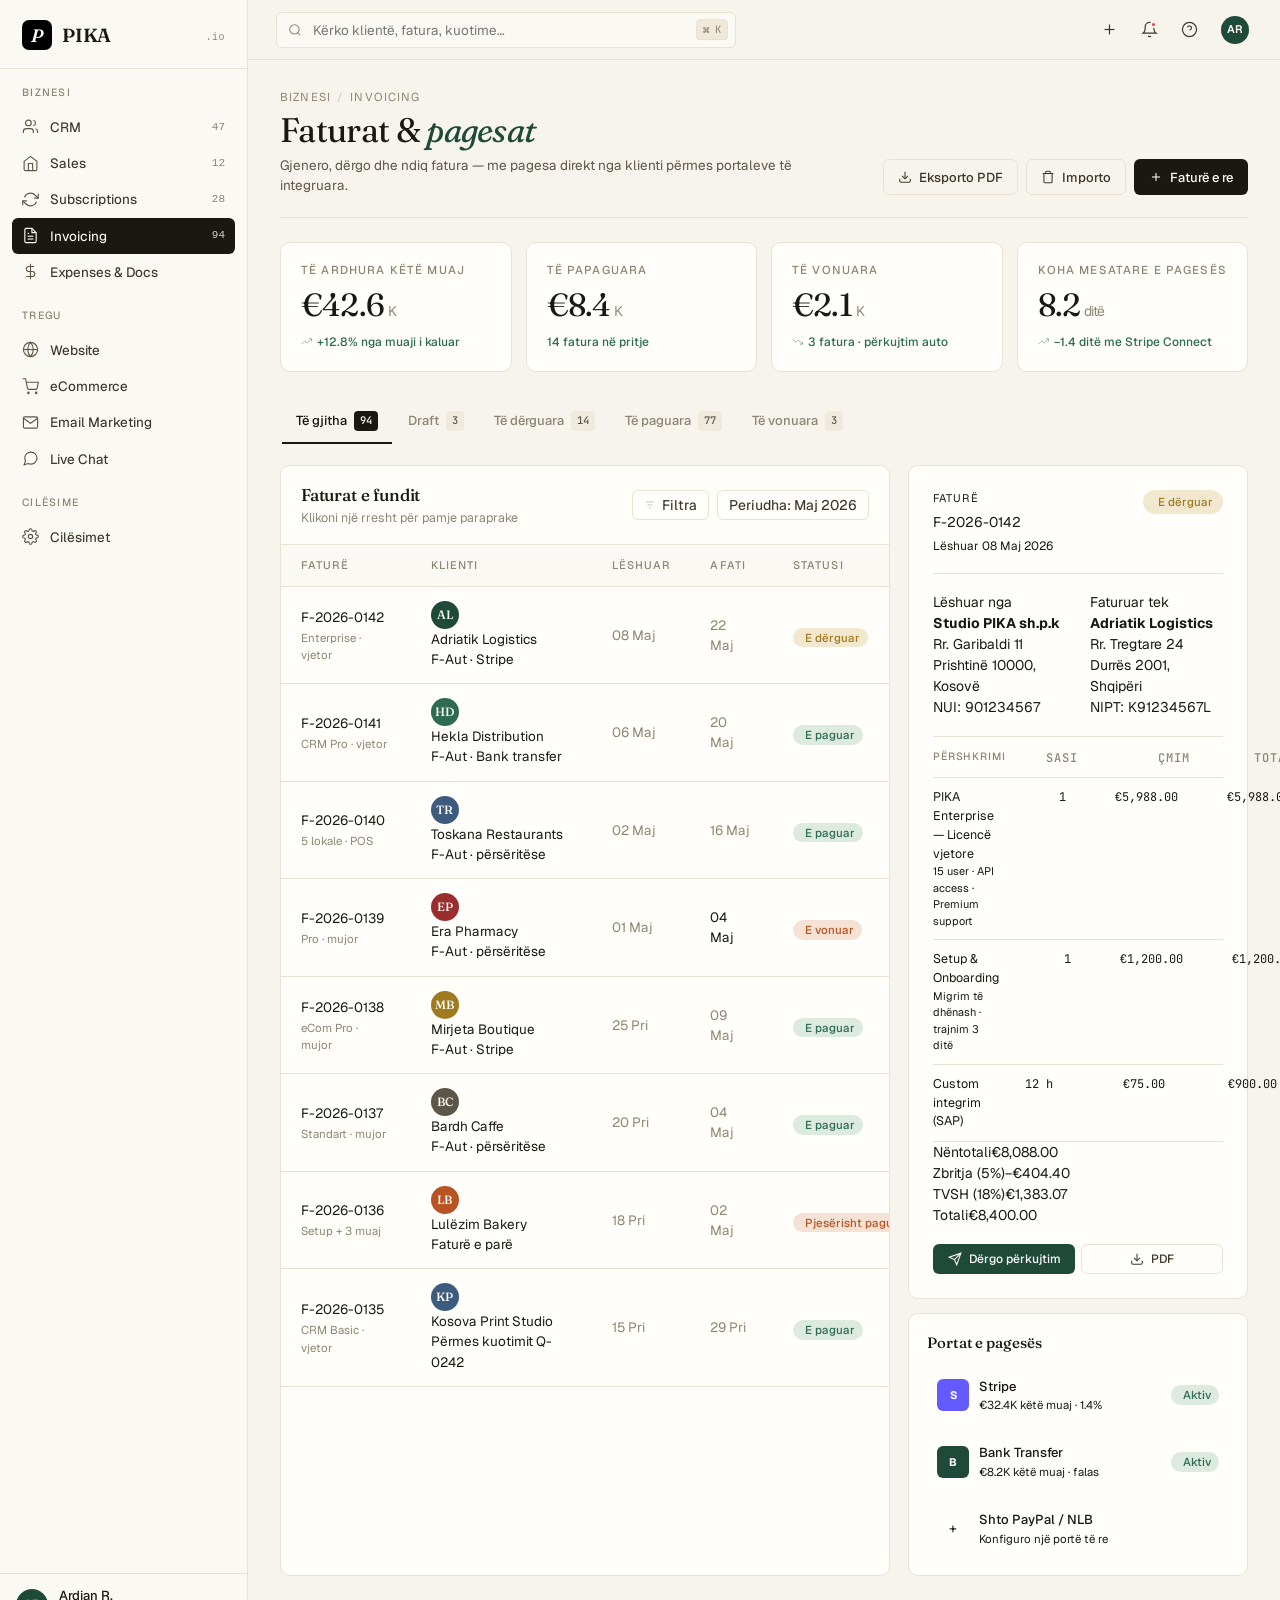
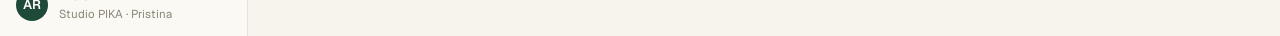
<file: Pika (1)/index.html>
<!DOCTYPE html>
<html lang="en">
<head>
<meta charset="UTF-8">
<meta name="viewport" content="width=device-width, initial-scale=1.0">
<title>PIKA — Workspace</title>
<link rel="preconnect" href="https://fonts.googleapis.com">
<link rel="preconnect" href="https://fonts.gstatic.com" crossorigin="">
<link href="https://fonts.googleapis.com/css2?family=Fraunces:opsz,wght,SOFT,WONK@9..144,300..900,0..100,0..1&amp;family=Geist:wght@300;400;500;600;700&amp;family=JetBrains+Mono:wght@400;500&amp;display=swap" rel="stylesheet">
<link rel="stylesheet" href="style.css">
</head>
<body>
     <button type="button" class="menu-toggle" onclick="toggleSidebar()">☰</button>
    <div class="app">
  <aside class="sidebar">
    <div class="brand">
      <div class="brand-mark">P</div>
      <div class="brand-name">PIKA</div>
      <div class="brand-tld">.io</div>
    </div>
    <nav class="nav">
      <div class="nav-section">
        <div class="nav-label">Biznesi</div>
        <a class="nav-item" data-panel="crm">
          <svg class="nav-icon" viewBox="0 0 24 24" fill="none" stroke="currentColor"><path d="M16 21v-2a4 4 0 00-4-4H6a4 4 0 00-4 4v2"></path><circle cx="9" cy="7" r="4"></circle><path d="M22 21v-2a4 4 0 00-3-3.87"></path><path d="M16 3.13a4 4 0 010 7.75"></path></svg>
          CRM
          <span class="nav-count">47</span>
        </a>
        <a class="nav-item" data-panel="sales">
          <svg class="nav-icon" viewBox="0 0 24 24" fill="none" stroke="currentColor"><path d="M3 9l9-7 9 7v11a2 2 0 01-2 2H5a2 2 0 01-2-2z"></path><polyline points="9 22 9 12 15 12 15 22"></polyline></svg>
          Sales
          <span class="nav-count">12</span>
        </a>
        <a class="nav-item" data-panel="subscriptions">
          <svg class="nav-icon" viewBox="0 0 24 24" fill="none" stroke="currentColor"><path d="M23 4v6h-6"></path><path d="M1 20v-6h6"></path><path d="M3.51 9a9 9 0 0114.85-3.36L23 10M1 14l4.64 4.36A9 9 0 0020.49 15"></path></svg>
          Subscriptions
          <span class="nav-count">28</span>
        </a>
        <a class="nav-item active" data-panel="invoicing">
          <svg class="nav-icon" viewBox="0 0 24 24" fill="none" stroke="currentColor"><path d="M14 2H6a2 2 0 00-2 2v16a2 2 0 002 2h12a2 2 0 002-2V8z"></path><polyline points="14 2 14 8 20 8"></polyline><line x1="16" y1="13" x2="8" y2="13"></line><line x1="16" y1="17" x2="8" y2="17"></line><polyline points="10 9 9 9 8 9"></polyline></svg>
          Invoicing
          <span class="nav-count">94</span>
        </a>
        <a class="nav-item" data-panel="expenses">
          <svg class="nav-icon" viewBox="0 0 24 24" fill="none" stroke="currentColor"><line x1="12" y1="1" x2="12" y2="23"></line><path d="M17 5H9.5a3.5 3.5 0 000 7h5a3.5 3.5 0 010 7H6"></path></svg>
          Expenses &amp; Docs
        </a>
      </div>
      <div class="nav-section">
        <div class="nav-label">Tregu</div>
        <a class="nav-item">
          <svg class="nav-icon" viewBox="0 0 24 24" fill="none" stroke="currentColor"><circle cx="12" cy="12" r="10"></circle><line x1="2" y1="12" x2="22" y2="12"></line><path d="M12 2a15.3 15.3 0 014 10 15.3 15.3 0 01-4 10 15.3 15.3 0 01-4-10 15.3 15.3 0 014-10z"></path></svg>
          Website
        </a>
        <a class="nav-item">
          <svg class="nav-icon" viewBox="0 0 24 24" fill="none" stroke="currentColor"><circle cx="9" cy="21" r="1"></circle><circle cx="20" cy="21" r="1"></circle><path d="M1 1h4l2.68 13.39a2 2 0 002 1.61h9.72a2 2 0 002-1.61L23 6H6"></path></svg>
          eCommerce
        </a>
        <a class="nav-item">
          <svg class="nav-icon" viewBox="0 0 24 24" fill="none" stroke="currentColor"><path d="M4 4h16c1.1 0 2 .9 2 2v12c0 1.1-.9 2-2 2H4c-1.1 0-2-.9-2-2V6c0-1.1.9-2 2-2z"></path><polyline points="22,6 12,13 2,6"></polyline></svg>
          Email Marketing
        </a>
        <a class="nav-item">
          <svg class="nav-icon" viewBox="0 0 24 24" fill="none" stroke="currentColor"><path d="M21 11.5a8.38 8.38 0 01-.9 3.8 8.5 8.5 0 01-7.6 4.7 8.38 8.38 0 01-3.8-.9L3 21l1.9-5.7a8.38 8.38 0 01-.9-3.8 8.5 8.5 0 014.7-7.6 8.38 8.38 0 013.8-.9h.5a8.48 8.48 0 018 8v.5z"></path></svg>
          Live Chat
        </a>
      </div>
      <div class="nav-section">
        <div class="nav-label">Cilësime</div>
        <a class="nav-item">
          <svg class="nav-icon" viewBox="0 0 24 24" fill="none" stroke="currentColor"><circle cx="12" cy="12" r="3"></circle><path d="M19.4 15a1.65 1.65 0 00.33 1.82l.06.06a2 2 0 010 2.83 2 2 0 01-2.83 0l-.06-.06a1.65 1.65 0 00-1.82-.33 1.65 1.65 0 00-1 1.51V21a2 2 0 01-2 2 2 2 0 01-2-2v-.09A1.65 1.65 0 009 19.4a1.65 1.65 0 00-1.82.33l-.06.06a2 2 0 01-2.83 0 2 2 0 010-2.83l.06-.06a1.65 1.65 0 00.33-1.82 1.65 1.65 0 00-1.51-1H3a2 2 0 01-2-2 2 2 0 012-2h.09A1.65 1.65 0 004.6 9a1.65 1.65 0 00-.33-1.82l-.06-.06a2 2 0 010-2.83 2 2 0 012.83 0l.06.06a1.65 1.65 0 001.82.33H9a1.65 1.65 0 001-1.51V3a2 2 0 012-2 2 2 0 012 2v.09a1.65 1.65 0 001 1.51 1.65 1.65 0 001.82-.33l.06-.06a2 2 0 012.83 0 2 2 0 010 2.83l-.06.06a1.65 1.65 0 00-.33 1.82V9a1.65 1.65 0 001.51 1H21a2 2 0 012 2 2 2 0 01-2 2h-.09a1.65 1.65 0 00-1.51 1z"></path></svg>
          Cilësimet
        </a>
      </div>
    </nav>
    <div class="sidebar-foot">
      <div class="avatar">AR</div>
      <div style="min-width:0;flex:1">
        <div class="user-name">Ardian R.</div>
        <div class="user-org">Studio PIKA · Pristina</div>
      </div>
    </div>
  </aside>
  
  <main class="main">

    <!-- Top bar -->
    <div class="topbar">
       
      <div class="search">
        <svg viewBox="0 0 24 24" fill="none" stroke="currentColor"><circle cx="11" cy="11" r="8"></circle><line x1="21" y1="21" x2="16.65" y2="16.65"></line></svg>
        <input placeholder="Kërko klientë, fatura, kuotime…">
        <kbd>⌘ K</kbd>
      </div>
      <div class="topbar-actions">
        <button class="icon-btn" title="Krijo i ri">
          <svg viewBox="0 0 24 24" fill="none" stroke="currentColor"><line x1="12" y1="5" x2="12" y2="19"></line><line x1="5" y1="12" x2="19" y2="12"></line></svg>
        </button>
        <button class="icon-btn" title="Njoftime">
          <svg viewBox="0 0 24 24" fill="none" stroke="currentColor"><path d="M18 8A6 6 0 006 8c0 7-3 9-3 9h18s-3-2-3-9"></path><path d="M13.73 21a2 2 0 01-3.46 0"></path></svg>
          <span class="dot"></span>
        </button>
        <button class="icon-btn" title="Ndihmë">
          <svg viewBox="0 0 24 24" fill="none" stroke="currentColor"><circle cx="12" cy="12" r="10"></circle><path d="M9.09 9a3 3 0 015.83 1c0 2-3 3-3 3"></path><line x1="12" y1="17" x2="12.01" y2="17"></line></svg>
        </button>
        <div class="divider-v"></div>
        <button class="icon-btn">
          <div class="avatar" style="width:28px;height:28px;font-size:11px">AR</div>
        </button>
      </div>
    </div>

    <!-- ═══════════════ PANELS ═══════════════ -->
    <!-- Panels are injected from below for readability -->
    <!-- ═══════════════ CRM PANEL ═══════════════ -->
<section class="panel" data-id="crm">
  <div class="page">
    <div class="page-head">
      <div>
        <div class="breadcrumb">
          <span>Biznesi</span>
          <span class="sep">/</span>
          <span>CRM</span>
        </div>
        <h1 class="page-title">Pipeline e <em>shitjeve</em></h1>
        <p class="page-sub">Ndiq lead-et nga kontakti i parë deri tek mbyllja. Tërhiq kartat midis kolonave për të lëvizur fazën.</p>
      </div>
      <div class="head-actions">
        <button class="btn btn-ghost">
          <svg viewBox="0 0 24 24" fill="none" stroke="currentColor"><path d="M21 15v4a2 2 0 01-2 2H5a2 2 0 01-2-2v-4"></path><polyline points="7 10 12 15 17 10"></polyline><line x1="12" y1="15" x2="12" y2="3"></line></svg>
          Eksporto
        </button>
        <button class="btn btn-primary">
          <svg viewBox="0 0 24 24" fill="none" stroke="currentColor"><line x1="12" y1="5" x2="12" y2="19"></line><line x1="5" y1="12" x2="19" y2="12"></line></svg>
          Lead i ri
        </button>
      </div>
    </div>

    <!-- Stats -->
    <div class="stats">
      <div class="stat">
        <div class="stat-label">Pipeline gjithsej</div>
        <div class="stat-value">€142.8<span class="unit">K</span></div>
        <div class="stat-delta"><svg viewBox="0 0 24 24" fill="none" stroke="currentColor"><polyline points="23 6 13.5 15.5 8.5 10.5 1 18"></polyline><polyline points="17 6 23 6 23 12"></polyline></svg>+18.4% këtë muaj</div>
        <svg class="stat-spark" viewBox="0 0 100 38"><polyline points="0,30 10,28 20,24 30,26 40,20 50,18 60,15 70,12 80,14 90,8 100,5" fill="none" stroke="var(--pika)" stroke-width="1.5"></polyline></svg>
      </div>
      <div class="stat">
        <div class="stat-label">Lead-e aktive</div>
        <div class="stat-value">47</div>
        <div class="stat-delta"><svg viewBox="0 0 24 24" fill="none" stroke="currentColor"><polyline points="23 6 13.5 15.5 8.5 10.5 1 18"></polyline><polyline points="17 6 23 6 23 12"></polyline></svg>+8 javën e fundit</div>
      </div>
      <div class="stat">
        <div class="stat-label">Norma e mbylljes</div>
        <div class="stat-value">32<span class="unit">%</span></div>
        <div class="stat-delta down"><svg viewBox="0 0 24 24" fill="none" stroke="currentColor"><polyline points="23 18 13.5 8.5 8.5 13.5 1 6"></polyline><polyline points="17 18 23 18 23 12"></polyline></svg>−2.1% nga muaji i kaluar</div>
      </div>
      <div class="stat">
        <div class="stat-label">Të mbyllura (Maj)</div>
        <div class="stat-value">€38.2<span class="unit">K</span></div>
        <div class="stat-delta"><svg viewBox="0 0 24 24" fill="none" stroke="currentColor"><polyline points="23 6 13.5 15.5 8.5 10.5 1 18"></polyline><polyline points="17 6 23 6 23 12"></polyline></svg>11 marrëveshje të fituara</div>
      </div>
    </div>

    <!-- Tabs + filters -->
    <div class="tabs">
      <button class="tab active">Pipeline <span class="count">47</span></button>
      <button class="tab">Lead-et <span class="count">132</span></button>
      <button class="tab">Klientët <span class="count">86</span></button>
      <button class="tab">Aktivitetet</button>
      <button class="tab">Raportet</button>
    </div>

    <div class="toolbar">
      <button class="chip active" data-toggle="">
        <svg viewBox="0 0 24 24" fill="none" stroke="currentColor"><circle cx="11" cy="11" r="8"></circle><line x1="21" y1="21" x2="16.65" y2="16.65"></line></svg>
        Të gjitha
      </button>
      <button class="chip" data-toggle="">Të miat (12)</button>
      <button class="chip" data-toggle="">Hot 🔥 (5)</button>
      <button class="chip" data-toggle="">Burimi: Website</button>
      <button class="chip" data-toggle="">
        <svg viewBox="0 0 24 24" fill="none" stroke="currentColor"><line x1="4" y1="6" x2="20" y2="6"></line><line x1="7" y1="12" x2="17" y2="12"></line><line x1="10" y1="18" x2="14" y2="18"></line></svg>
        Më shumë filtra
      </button>
      <div style="margin-left:auto;display:flex;gap:6px">
        <button class="icon-btn" title="Pamja Kanban" style="background:#1A1812;color:#FFFEFA">
          <svg viewBox="0 0 24 24" fill="none" stroke="currentColor" style="color:inherit"><rect x="3" y="3" width="6" height="18" rx="1"></rect><rect x="10" y="3" width="6" height="12" rx="1"></rect><rect x="17" y="3" width="4" height="8" rx="1"></rect></svg>
        </button>
        <button class="icon-btn" title="Pamja listë">
          <svg viewBox="0 0 24 24" fill="none" stroke="currentColor"><line x1="8" y1="6" x2="21" y2="6"></line><line x1="8" y1="12" x2="21" y2="12"></line><line x1="8" y1="18" x2="21" y2="18"></line><line x1="3" y1="6" x2="3.01" y2="6"></line><line x1="3" y1="12" x2="3.01" y2="12"></line><line x1="3" y1="18" x2="3.01" y2="18"></line></svg>
        </button>
      </div>
    </div>

    <!-- Kanban -->
    <div class="kanban">

      <!-- New Lead -->
      <div class="k-col">
        <div class="k-col-head">
          <span class="k-col-stripe stripe-new"></span>
          <span class="k-col-name">Lead i ri</span>
          <span class="k-col-count">9</span>
          <span class="k-col-sum">€18.2K</span>
        </div>
        <div class="k-col-body">
          <div class="k-card">
            <div class="k-card-co">Albi Mall sh.p.k</div>
            <div class="k-card-meta">CRM + Faturim · Tiranë</div>
            <div class="k-card-value">€2,400 <small>/ vit</small></div>
            <div class="k-card-foot">
              <div class="k-card-tags"><span class="k-tag warm">Warm</span></div>
              <div class="k-card-time"><svg viewBox="0 0 24 24" fill="none" stroke="currentColor"><circle cx="12" cy="12" r="10"></circle><polyline points="12 6 12 12 16 14"></polyline></svg>2 ditë</div>
            </div>
          </div>
          <div class="k-card">
            <div class="k-card-co">Driton Construction</div>
            <div class="k-card-meta">Paketa Pro · Prishtinë</div>
            <div class="k-card-value">€3,200 <small>/ vit</small></div>
            <div class="k-card-foot">
              <div class="k-card-tags"><span class="k-tag hot">Hot</span><span class="k-tag">Referim</span></div>
              <div class="k-card-time"><svg viewBox="0 0 24 24" fill="none" stroke="currentColor"><circle cx="12" cy="12" r="10"></circle><polyline points="12 6 12 12 16 14"></polyline></svg>1 ditë</div>
            </div>
          </div>
          <div class="k-card">
            <div class="k-card-co">Vena Cosmetics</div>
            <div class="k-card-meta">eCommerce + CRM · Shkup</div>
            <div class="k-card-value">€1,800 <small>/ vit</small></div>
            <div class="k-card-foot">
              <div class="k-card-tags"><span class="k-tag cold">Cold</span></div>
              <div class="k-card-time"><svg viewBox="0 0 24 24" fill="none" stroke="currentColor"><circle cx="12" cy="12" r="10"></circle><polyline points="12 6 12 12 16 14"></polyline></svg>5 ditë</div>
            </div>
          </div>
          <div class="k-add">+ Shto lead</div>
        </div>
      </div>

      <!-- Qualified -->
      <div class="k-col">
        <div class="k-col-head">
          <span class="k-col-stripe stripe-qualified"></span>
          <span class="k-col-name">I kualifikuar</span>
          <span class="k-col-count">12</span>
          <span class="k-col-sum">€34.6K</span>
        </div>
        <div class="k-col-body">
          <div class="k-card">
            <div class="k-card-co">Bardh Caffe &amp; Co</div>
            <div class="k-card-meta">POS + Faturim · Prizren</div>
            <div class="k-card-value">€2,160 <small>/ vit</small></div>
            <div class="k-card-foot">
              <div class="k-card-tags"><span class="k-tag warm">Warm</span></div>
              <div class="k-card-time"><svg viewBox="0 0 24 24" fill="none" stroke="currentColor"><circle cx="12" cy="12" r="10"></circle><polyline points="12 6 12 12 16 14"></polyline></svg>4 ditë</div>
            </div>
          </div>
          <div class="k-card">
            <div class="k-card-co">Era Pharmacy</div>
            <div class="k-card-meta">Inventari + CRM · Tiranë</div>
            <div class="k-card-value">€4,800 <small>/ vit</small></div>
            <div class="k-card-foot">
              <div class="k-card-tags"><span class="k-tag hot">Hot</span></div>
              <div class="k-card-time"><svg viewBox="0 0 24 24" fill="none" stroke="currentColor"><circle cx="12" cy="12" r="10"></circle><polyline points="12 6 12 12 16 14"></polyline></svg>2 ditë</div>
            </div>
          </div>
          <div class="k-card">
            <div class="k-card-co">Studio Linja</div>
            <div class="k-card-meta">Website + Marketing · Tiranë</div>
            <div class="k-card-value">€1,440 <small>/ vit</small></div>
            <div class="k-card-foot">
              <div class="k-card-tags"><span class="k-tag">Demo</span></div>
              <div class="k-card-time"><svg viewBox="0 0 24 24" fill="none" stroke="currentColor"><circle cx="12" cy="12" r="10"></circle><polyline points="12 6 12 12 16 14"></polyline></svg>3 ditë</div>
            </div>
          </div>
        </div>
      </div>

      <!-- Proposal -->
      <div class="k-col">
        <div class="k-col-head">
          <span class="k-col-stripe stripe-proposal"></span>
          <span class="k-col-name">Propozim</span>
          <span class="k-col-count">11</span>
          <span class="k-col-sum">€42.3K</span>
        </div>
        <div class="k-col-body">
          <div class="k-card">
            <div class="k-card-co">Adriatik Logistics</div>
            <div class="k-card-meta">Enterprise · Durrës</div>
            <div class="k-card-value">€8,400 <small>/ vit</small></div>
            <div class="k-card-foot">
              <div class="k-card-tags"><span class="k-tag hot">Hot</span><span class="k-tag">Q-241</span></div>
              <div class="k-card-time"><svg viewBox="0 0 24 24" fill="none" stroke="currentColor"><circle cx="12" cy="12" r="10"></circle><polyline points="12 6 12 12 16 14"></polyline></svg>1 ditë</div>
            </div>
          </div>
          <div class="k-card">
            <div class="k-card-co">Toskana Restaurants</div>
            <div class="k-card-meta">5 lokale · Tiranë</div>
            <div class="k-card-value">€6,000 <small>/ vit</small></div>
            <div class="k-card-foot">
              <div class="k-card-tags"><span class="k-tag warm">Warm</span></div>
              <div class="k-card-time"><svg viewBox="0 0 24 24" fill="none" stroke="currentColor"><circle cx="12" cy="12" r="10"></circle><polyline points="12 6 12 12 16 14"></polyline></svg>6 ditë</div>
            </div>
          </div>
          <div class="k-card">
            <div class="k-card-co">Kosova Print Studio</div>
            <div class="k-card-meta">CRM + Faturim · Prishtinë</div>
            <div class="k-card-value">€2,880 <small>/ vit</small></div>
            <div class="k-card-foot">
              <div class="k-card-tags"><span class="k-tag">PDF dërguar</span></div>
              <div class="k-card-time"><svg viewBox="0 0 24 24" fill="none" stroke="currentColor"><circle cx="12" cy="12" r="10"></circle><polyline points="12 6 12 12 16 14"></polyline></svg>3 ditë</div>
            </div>
          </div>
        </div>
      </div>

      <!-- Negotiation -->
      <div class="k-col">
        <div class="k-col-head">
          <span class="k-col-stripe stripe-negotiate"></span>
          <span class="k-col-name">Negocim</span>
          <span class="k-col-count">8</span>
          <span class="k-col-sum">€31.4K</span>
        </div>
        <div class="k-col-body">
          <div class="k-card">
            <div class="k-card-co">Hekla Distribution</div>
            <div class="k-card-meta">B2B portal · Tiranë</div>
            <div class="k-card-value">€7,200 <small>/ vit</small></div>
            <div class="k-card-foot">
              <div class="k-card-tags"><span class="k-tag hot">Hot</span></div>
              <div class="k-card-time"><svg viewBox="0 0 24 24" fill="none" stroke="currentColor"><circle cx="12" cy="12" r="10"></circle><polyline points="12 6 12 12 16 14"></polyline></svg>Sot</div>
            </div>
          </div>
          <div class="k-card">
            <div class="k-card-co">Genti Properties</div>
            <div class="k-card-meta">CRM Enterprise · Prishtinë</div>
            <div class="k-card-value">€5,400 <small>/ vit</small></div>
            <div class="k-card-foot">
              <div class="k-card-tags"><span class="k-tag warm">Warm</span></div>
              <div class="k-card-time"><svg viewBox="0 0 24 24" fill="none" stroke="currentColor"><circle cx="12" cy="12" r="10"></circle><polyline points="12 6 12 12 16 14"></polyline></svg>2 ditë</div>
            </div>
          </div>
        </div>
      </div>

      <!-- Won -->
      <div class="k-col">
        <div class="k-col-head">
          <span class="k-col-stripe stripe-won"></span>
          <span class="k-col-name">E fituar</span>
          <span class="k-col-count">7</span>
          <span class="k-col-sum">€16.3K</span>
        </div>
        <div class="k-col-body">
          <div class="k-card">
            <div class="k-card-co">Sahit Auto Service</div>
            <div class="k-card-meta">Paketa Pro · Ferizaj</div>
            <div class="k-card-value">€3,600 <small>/ vit</small></div>
            <div class="k-card-foot">
              <div class="k-card-tags"><span class="k-tag" style="background:#2D6B52;color:#DCEAE0">✓ Mbyllur</span></div>
              <div class="k-card-time">Sot</div>
            </div>
          </div>
          <div class="k-card">
            <div class="k-card-co">Lulëzim Bakery</div>
            <div class="k-card-meta">POS + Faturim · Tiranë</div>
            <div class="k-card-value">€1,800 <small>/ vit</small></div>
            <div class="k-card-foot">
              <div class="k-card-tags"><span class="k-tag" style="background:var(--success-tint);color:var(--success)">✓ Mbyllur</span></div>
              <div class="k-card-time">Dje</div>
            </div>
          </div>
          <div class="k-card">
            <div class="k-card-co">Mirjeta Boutique</div>
            <div class="k-card-meta">eCommerce · Shkup</div>
            <div class="k-card-value">€2,160 <small>/ vit</small></div>
            <div class="k-card-foot">
              <div class="k-card-tags"><span class="k-tag" style="background:var(--success-tint);color:var(--success)">✓ Mbyllur</span></div>
              <div class="k-card-time">3 ditë</div>
            </div>
          </div>
        </div>
      </div>

    </div>
  </div>
</section>


<!-- ═══════════════ SALES PANEL ═══════════════ -->
<section class="panel" data-id="sales">
  <div class="page">
    <div class="page-head">
      <div>
        <div class="breadcrumb"><span>Biznesi</span><span class="sep">/</span><span>Sales</span></div>
        <h1 class="page-title">Kuotime &amp; <em>shitje</em></h1>
        <p class="page-sub">Krijo kuotime, ndjek pranimet dhe konverto në fatura me një klikim.</p>
      </div>
      <div class="head-actions">
        <button class="btn btn-ghost">
          <svg viewBox="0 0 24 24" fill="none" stroke="currentColor"><polyline points="14 2 14 8 20 8"></polyline><path d="M14 2H6a2 2 0 00-2 2v16a2 2 0 002 2h12a2 2 0 002-2V8z"></path></svg>
          Shabllonet
        </button>
        <button class="btn btn-primary">
          <svg viewBox="0 0 24 24" fill="none" stroke="currentColor"><line x1="12" y1="5" x2="12" y2="19"></line><line x1="5" y1="12" x2="19" y2="12"></line></svg>
          Kuotim i ri
        </button>
      </div>
    </div>

    <div class="stats">
      <div class="stat">
        <div class="stat-label">Kuotime aktive</div>
        <div class="stat-value">12</div>
        <div class="stat-delta">€54,840 vlerë</div>
      </div>
      <div class="stat">
        <div class="stat-label">Të pranuara (30d)</div>
        <div class="stat-value">9</div>
        <div class="stat-delta"><svg viewBox="0 0 24 24" fill="none" stroke="currentColor"><polyline points="23 6 13.5 15.5 8.5 10.5 1 18"></polyline><polyline points="17 6 23 6 23 12"></polyline></svg>75% konvertim</div>
      </div>
      <div class="stat">
        <div class="stat-label">Mesatare e kuotimit</div>
        <div class="stat-value">€4.5<span class="unit">K</span></div>
        <div class="stat-delta">Periudha mesatare: 6.2 ditë</div>
      </div>
      <div class="stat">
        <div class="stat-label">Të konvertuara në fatura</div>
        <div class="stat-value">€32.8<span class="unit">K</span></div>
        <div class="stat-delta">Maj 2026</div>
      </div>
    </div>

    <!-- Quote → Invoice flow visualization -->
    <div class="flow-bar">
      <div style="font-family:var(--font-display);font-size:14px;font-weight:500;margin-right:8px">Rrjedha:</div>
      <div class="flow-step done"><svg viewBox="0 0 24 24" fill="none" stroke="currentColor"><polyline points="20 6 9 17 4 12"></polyline></svg> Kuotim</div>
      <span class="flow-sep">→</span>
      <div class="flow-step done"><svg viewBox="0 0 24 24" fill="none" stroke="currentColor"><polyline points="20 6 9 17 4 12"></polyline></svg> Pranim klienti</div>
      <span class="flow-sep">→</span>
      <div class="flow-step active">Faturë</div>
      <span class="flow-sep">→</span>
      <div class="flow-step">Pagesë</div>
      <div style="margin-left:auto;font-size:12px;color:var(--ink-muted)">Konvertimi automatik aktiv pas pranimit</div>
    </div>

    <div class="card">
      <div class="card-head">
        <div>
          <div class="card-title">Kuotimet</div>
          <div class="card-sub">Të gjitha kuotimet aktive dhe historike</div>
        </div>
        <div class="head-actions">
          <button class="chip" data-toggle="">Statusi: Të gjitha</button>
          <button class="chip" data-toggle="">Periudha: Ky muaj</button>
        </div>
      </div>
      <div class="tbl-wrap">
        <table class="tbl">
          <thead>
            <tr>
              <th style="width:36px"><div class="checkbox"></div></th>
              <th>Kuotim</th>
              <th>Klienti</th>
              <th>Vlefshëm deri</th>
              <th>Statusi</th>
              <th class="right">Vlera</th>
              <th style="width:120px"></th>
            </tr>
          </thead>
          <tbody>
            <tr>
              <td><div class="checkbox"></div></td>
              <td><span class="strong">Q-2026-0247</span><div class="muted" style="font-size:11.5px;margin-top:2px">3 shërbime · 5 produkte</div></td>
              <td>
                <div class="cust">
                  <div class="cust-avatar" style="background:#B85423">AL</div>
                  <div><div class="cust-name">Adriatik Logistics</div><div class="cust-sub">Durrës · 4 kontakte</div></div>
                </div>
              </td>
              <td class="muted">15 Qer 2026</td>
              <td><span class="badge badge-gold"><span class="pip"></span>I dërguar</span></td>
              <td class="right num strong">€8,400.00</td>
              <td class="right">
                <button class="btn btn-sm btn-accent">Konverto</button>
              </td>
            </tr>
            <tr>
              <td><div class="checkbox checked"></div></td>
              <td><span class="strong">Q-2026-0246</span><div class="muted" style="font-size:11.5px;margin-top:2px">CRM Pro · 24 muaj</div></td>
              <td>
                <div class="cust">
                  <div class="cust-avatar" style="background:#2D6B52">HD</div>
                  <div><div class="cust-name">Hekla Distribution</div><div class="cust-sub">Tiranë</div></div>
                </div>
              </td>
              <td class="muted">28 Maj 2026</td>
              <td><span class="badge badge-success"><span class="pip"></span>I pranuar</span></td>
              <td class="right num strong">€7,200.00</td>
              <td class="right">
                <button class="btn btn-sm btn-accent">Konverto</button>
              </td>
            </tr>
            <tr>
              <td><div class="checkbox"></div></td>
              <td><span class="strong">Q-2026-0245</span><div class="muted" style="font-size:11.5px;margin-top:2px">5 lokale · POS</div></td>
              <td>
                <div class="cust">
                  <div class="cust-avatar" style="background:#3D5A7F">TR</div>
                  <div><div class="cust-name">Toskana Restaurants</div><div class="cust-sub">Tiranë · Korçë</div></div>
                </div>
              </td>
              <td class="muted">20 Qer 2026</td>
              <td><span class="badge badge-info"><span class="pip"></span>Në negocim</span></td>
              <td class="right num strong">€6,000.00</td>
              <td class="right">
                <button class="btn btn-sm btn-ghost">Detaje</button>
              </td>
            </tr>
            <tr>
              <td><div class="checkbox"></div></td>
              <td><span class="strong">Q-2026-0244</span><div class="muted" style="font-size:11.5px;margin-top:2px">CRM + Faturim</div></td>
              <td>
                <div class="cust">
                  <div class="cust-avatar" style="background:#A07A1F">GP</div>
                  <div><div class="cust-name">Genti Properties</div><div class="cust-sub">Prishtinë</div></div>
                </div>
              </td>
              <td class="muted">10 Qer 2026</td>
              <td><span class="badge badge-success"><span class="pip"></span>I pranuar</span></td>
              <td class="right num strong">€5,400.00</td>
              <td class="right">
                <button class="btn btn-sm btn-accent">Konverto</button>
              </td>
            </tr>
            <tr>
              <td><div class="checkbox"></div></td>
              <td><span class="strong">Q-2026-0243</span><div class="muted" style="font-size:11.5px;margin-top:2px">Paketa Standart</div></td>
              <td>
                <div class="cust">
                  <div class="cust-avatar" style="background:#9A2D2D">EP</div>
                  <div><div class="cust-name">Era Pharmacy</div><div class="cust-sub">Tiranë</div></div>
                </div>
              </td>
              <td class="muted">05 Qer 2026</td>
              <td><span class="badge badge-warning"><span class="pip"></span>Pa përgjigje</span></td>
              <td class="right num strong">€4,800.00</td>
              <td class="right">
                <button class="btn btn-sm btn-ghost">Kujto</button>
              </td>
            </tr>
            <tr>
              <td><div class="checkbox"></div></td>
              <td><span class="strong">Q-2026-0242</span><div class="muted" style="font-size:11.5px;margin-top:2px">CRM Basic · 12 muaj</div></td>
              <td>
                <div class="cust">
                  <div class="cust-avatar" style="background:#5C5648">KP</div>
                  <div><div class="cust-name">Kosova Print Studio</div><div class="cust-sub">Prishtinë</div></div>
                </div>
              </td>
              <td class="muted">02 Qer 2026</td>
              <td><span class="badge badge-gold"><span class="pip"></span>I dërguar</span></td>
              <td class="right num strong">€2,880.00</td>
              <td class="right">
                <button class="btn btn-sm btn-ghost">Detaje</button>
              </td>
            </tr>
            <tr>
              <td><div class="checkbox"></div></td>
              <td><span class="strong">Q-2026-0241</span><div class="muted" style="font-size:11.5px;margin-top:2px">POS · 3 vendndodhje</div></td>
              <td>
                <div class="cust">
                  <div class="cust-avatar" style="background:#2D6B52">BC</div>
                  <div><div class="cust-name">Bardh Caffe &amp; Co</div><div class="cust-sub">Prizren</div></div>
                </div>
              </td>
              <td class="muted">22 Maj 2026</td>
              <td><span class="badge badge-danger"><span class="pip"></span>Skaduar</span></td>
              <td class="right num strong">€2,160.00</td>
              <td class="right">
                <button class="btn btn-sm btn-ghost">Rinov</button>
              </td>
            </tr>
          </tbody>
        </table>
      </div>
    </div>
  </div>
</section>
<!-- ═══════════════ SUBSCRIPTIONS PANEL ═══════════════ -->
<section class="panel" data-id="subscriptions">
  <div class="page">
    <div class="page-head">
      <div>
        <div class="breadcrumb"><span>Biznesi</span><span class="sep">/</span><span>Subscriptions</span></div>
        <h1 class="page-title">Abonime &amp; <em>rinovime</em></h1>
        <p class="page-sub">Menaxho faturat e përsëritura, rinovimet automatike dhe ndiq metrikat e MRR/ARR.</p>
      </div>
      <div class="head-actions">
        <button class="btn btn-ghost">
          <svg viewBox="0 0 24 24" fill="none" stroke="currentColor"><path d="M21 15v4a2 2 0 01-2 2H5a2 2 0 01-2-2v-4"></path><polyline points="7 10 12 15 17 10"></polyline><line x1="12" y1="15" x2="12" y2="3"></line></svg>
          Eksporto CSV
        </button>
        <button class="btn btn-primary">
          <svg viewBox="0 0 24 24" fill="none" stroke="currentColor"><line x1="12" y1="5" x2="12" y2="19"></line><line x1="5" y1="12" x2="19" y2="12"></line></svg>
          Plan i ri
        </button>
      </div>
    </div>

    <div class="two-col">
      <div>
        <!-- MRR hero card -->
        <div class="mrr-card" style="margin-bottom:18px">
          <div class="mrr-label">Të ardhura të përsëritura mujore (MRR)</div>
          <div class="mrr-value">€<em>18,420</em></div>
          <div class="mrr-row">
            <div><strong>€221.0K</strong>ARR i parashikuar</div>
            <div><strong>+€2,840</strong>Rritje neto (30d)</div>
            <div><strong>2.1%</strong>Churn mujor</div>
            <div><strong>€658</strong>ARPU</div>
          </div>
        </div>

        <!-- Stats -->
        <div class="stats" style="grid-template-columns:repeat(3,1fr);margin-bottom:18px">
          <div class="stat">
            <div class="stat-label">Abonime aktive</div>
            <div class="stat-value">28</div>
            <div class="stat-delta"><svg viewBox="0 0 24 24" fill="none" stroke="currentColor"><polyline points="23 6 13.5 15.5 8.5 10.5 1 18"></polyline><polyline points="17 6 23 6 23 12"></polyline></svg>+4 këtë muaj</div>
          </div>
          <div class="stat">
            <div class="stat-label">Rinovime në vijim</div>
            <div class="stat-value">11</div>
            <div class="stat-delta">7 ditët e ardhshme</div>
          </div>
          <div class="stat">
            <div class="stat-label">Pagesat e dështuara</div>
            <div class="stat-value">2</div>
            <div class="stat-delta down">€840 në rrezik</div>
          </div>
        </div>

        <!-- Active subscriptions table -->
        <div class="card">
          <div class="card-head">
            <div>
              <div class="card-title">Abonime aktive</div>
              <div class="card-sub">Klientët me plane të përsëritura</div>
            </div>
            <div class="head-actions">
              <button class="chip active" data-toggle="">Aktive (28)</button>
              <button class="chip" data-toggle="">Pezulluar (3)</button>
              <button class="chip" data-toggle="">Anuluar (12)</button>
            </div>
          </div>
          <div class="tbl-wrap">
            <table class="tbl">
              <thead>
                <tr>
                  <th>Klienti</th>
                  <th>Plani</th>
                  <th>Cikli</th>
                  <th>Rinovim i ardhshëm</th>
                  <th>Statusi</th>
                  <th class="right">MRR</th>
                </tr>
              </thead>
              <tbody>
                <tr>
                  <td>
                    <div class="cust">
                      <div class="cust-avatar" style="background:#1F4A3A">AL</div>
                      <div><div class="cust-name">Adriatik Logistics</div><div class="cust-sub">Që nga Jan 2025</div></div>
                    </div>
                  </td>
                  <td><span class="strong">Enterprise</span><div class="muted" style="font-size:11.5px;margin-top:2px">15 user · API</div></td>
                  <td class="muted">Vjetor</td>
                  <td>
                    <div>14 Qer 2026</div>
                    <div class="muted" style="font-size:11.5px;margin-top:2px">për 35 ditë</div>
                  </td>
                  <td><span class="badge badge-success"><span class="pip"></span>Aktiv</span></td>
                  <td class="right num strong">€700.00</td>
                </tr>
                <tr>
                  <td>
                    <div class="cust">
                      <div class="cust-avatar" style="background:#B85423">TR</div>
                      <div><div class="cust-name">Toskana Restaurants</div><div class="cust-sub">5 lokale</div></div>
                    </div>
                  </td>
                  <td><span class="strong">Pro</span><div class="muted" style="font-size:11.5px;margin-top:2px">POS i lidhur</div></td>
                  <td class="muted">Mujor</td>
                  <td>
                    <div>02 Qer 2026</div>
                    <div class="muted" style="font-size:11.5px;margin-top:2px">për 23 ditë</div>
                  </td>
                  <td><span class="badge badge-success"><span class="pip"></span>Aktiv</span></td>
                  <td class="right num strong">€500.00</td>
                </tr>
                <tr>
                  <td>
                    <div class="cust">
                      <div class="cust-avatar" style="background:#3D5A7F">EP</div>
                      <div><div class="cust-name">Era Pharmacy</div><div class="cust-sub">Tiranë</div></div>
                    </div>
                  </td>
                  <td><span class="strong">Pro</span><div class="muted" style="font-size:11.5px;margin-top:2px">CRM + Inventar</div></td>
                  <td class="muted">Mujor</td>
                  <td>
                    <div style="color:var(--danger)">Sot — pagesa dështoi</div>
                    <div class="muted" style="font-size:11.5px;margin-top:2px">Tentativa 2/4</div>
                  </td>
                  <td><span class="badge badge-danger"><span class="pip"></span>Past Due</span></td>
                  <td class="right num strong">€400.00</td>
                </tr>
                <tr>
                  <td>
                    <div class="cust">
                      <div class="cust-avatar" style="background:#A07A1F">SA</div>
                      <div><div class="cust-name">Sahit Auto Service</div><div class="cust-sub">Ferizaj</div></div>
                    </div>
                  </td>
                  <td><span class="strong">Pro</span><div class="muted" style="font-size:11.5px;margin-top:2px">Faturim · CRM</div></td>
                  <td class="muted">Vjetor</td>
                  <td>
                    <div>10 Maj 2027</div>
                    <div class="muted" style="font-size:11.5px;margin-top:2px">për 365 ditë</div>
                  </td>
                  <td><span class="badge badge-success"><span class="pip"></span>I ri</span></td>
                  <td class="right num strong">€300.00</td>
                </tr>
                <tr>
                  <td>
                    <div class="cust">
                      <div class="cust-avatar" style="background:#5C5648">BC</div>
                      <div><div class="cust-name">Bardh Caffe</div><div class="cust-sub">3 vendndodhje</div></div>
                    </div>
                  </td>
                  <td><span class="strong">Standart</span><div class="muted" style="font-size:11.5px;margin-top:2px">POS basic</div></td>
                  <td class="muted">Mujor</td>
                  <td>
                    <div>18 Maj 2026</div>
                    <div class="muted" style="font-size:11.5px;margin-top:2px">për 8 ditë</div>
                  </td>
                  <td><span class="badge badge-warning"><span class="pip"></span>Skadon së shpejti</span></td>
                  <td class="right num strong">€180.00</td>
                </tr>
                <tr>
                  <td>
                    <div class="cust">
                      <div class="cust-avatar" style="background:#9A2D2D">MB</div>
                      <div><div class="cust-name">Mirjeta Boutique</div><div class="cust-sub">Shkup</div></div>
                    </div>
                  </td>
                  <td><span class="strong">eCom Pro</span><div class="muted" style="font-size:11.5px;margin-top:2px">+ Email Marketing</div></td>
                  <td class="muted">Mujor</td>
                  <td>
                    <div>25 Maj 2026</div>
                    <div class="muted" style="font-size:11.5px;margin-top:2px">për 15 ditë</div>
                  </td>
                  <td><span class="badge badge-success"><span class="pip"></span>Aktiv</span></td>
                  <td class="right num strong">€180.00</td>
                </tr>
              </tbody>
            </table>
          </div>
        </div>
      </div>

      <!-- Right column: plans, upcoming -->
      <div>
        <div class="side-card">
          <div class="side-title">Planet</div>
          <div class="sub-row">
            <div style="flex:1">
              <div class="sub-plan">Basic</div>
              <div class="sub-plan-meta">8 klientë · 1 user</div>
            </div>
            <div class="sub-mrr">€29<small>/muaj</small></div>
          </div>
          <div class="sub-row">
            <div style="flex:1">
              <div class="sub-plan">Standart</div>
              <div class="sub-plan-meta">11 klientë · 5 user</div>
            </div>
            <div class="sub-mrr">€89<small>/muaj</small></div>
          </div>
          <div class="sub-row">
            <div style="flex:1">
              <div class="sub-plan">Pro</div>
              <div class="sub-plan-meta">6 klientë · Pakufi user</div>
            </div>
            <div class="sub-mrr">€199<small>/muaj</small></div>
          </div>
          <div class="sub-row">
            <div style="flex:1">
              <div class="sub-plan">Enterprise</div>
              <div class="sub-plan-meta">3 klientë · Custom</div>
            </div>
            <div class="sub-mrr">€499<small>/muaj</small></div>
          </div>
          <button class="btn btn-ghost btn-sm" style="width:100%;margin-top:14px;justify-content:center">
            <svg viewBox="0 0 24 24" fill="none" stroke="currentColor"><line x1="12" y1="5" x2="12" y2="19"></line><line x1="5" y1="12" x2="19" y2="12"></line></svg>
            Krijo plan të ri
          </button>
        </div>

        <div class="side-card">
          <div class="side-title">Rinovime — javën e ardhshme</div>
          <div class="feed">
            <div class="feed-item">
              <div class="feed-dot gold"><svg viewBox="0 0 24 24" fill="none" stroke="currentColor"><circle cx="12" cy="12" r="10"></circle><polyline points="12 6 12 12 16 14"></polyline></svg></div>
              <div class="feed-body">
                <strong>Bardh Caffe</strong> rinovim më 18 Maj
                <div class="feed-time">€180.00 · auto-charge</div>
              </div>
            </div>
            <div class="feed-item">
              <div class="feed-dot gold"><svg viewBox="0 0 24 24" fill="none" stroke="currentColor"><circle cx="12" cy="12" r="10"></circle><polyline points="12 6 12 12 16 14"></polyline></svg></div>
              <div class="feed-body">
                <strong>Mirjeta Boutique</strong> rinovim më 25 Maj
                <div class="feed-time">€180.00 · auto-charge</div>
              </div>
            </div>
            <div class="feed-item">
              <div class="feed-dot warn"><svg viewBox="0 0 24 24" fill="none" stroke="currentColor"><path d="M10.29 3.86L1.82 18a2 2 0 001.71 3h16.94a2 2 0 001.71-3L13.71 3.86a2 2 0 00-3.42 0z"></path><line x1="12" y1="9" x2="12" y2="13"></line><line x1="12" y1="17" x2="12.01" y2="17"></line></svg></div>
              <div class="feed-body">
                <strong>Era Pharmacy</strong> dështoi pagesa
                <div class="feed-time">Provuar 2 herë · Riprovë automatike pas 3 ditësh</div>
              </div>
            </div>
          </div>
        </div>
      </div>
    </div>
  </div>
</section>


<!-- ═══════════════ INVOICING PANEL (ACTIVE DEFAULT) ═══════════════ -->
<section class="panel active" data-id="invoicing">
  <div class="page">
    <div class="page-head">
      <div>
        <div class="breadcrumb"><span>Biznesi</span><span class="sep">/</span><span>Invoicing</span></div>
        <h1 class="page-title">Faturat &amp; <em>pagesat</em></h1>
        <p class="page-sub">Gjenero, dërgo dhe ndiq fatura — me pagesa direkt nga klienti përmes portaleve të integruara.</p>
      </div>
      <div class="head-actions">
        <button class="btn btn-ghost">
          <svg viewBox="0 0 24 24" fill="none" stroke="currentColor"><path d="M21 15v4a2 2 0 01-2 2H5a2 2 0 01-2-2v-4"></path><polyline points="7 10 12 15 17 10"></polyline><line x1="12" y1="15" x2="12" y2="3"></line></svg>
          Eksporto PDF
        </button>
        <button class="btn btn-ghost">
          <svg viewBox="0 0 24 24" fill="none" stroke="currentColor"><polyline points="3 6 5 6 21 6"></polyline><path d="M19 6v14a2 2 0 01-2 2H7a2 2 0 01-2-2V6m3 0V4a2 2 0 012-2h4a2 2 0 012 2v2"></path></svg>
          Importo
        </button>
        <button class="btn btn-primary">
          <svg viewBox="0 0 24 24" fill="none" stroke="currentColor"><line x1="12" y1="5" x2="12" y2="19"></line><line x1="5" y1="12" x2="19" y2="12"></line></svg>
          Faturë e re
        </button>
      </div>
    </div>

    <div class="stats">
      <div class="stat">
        <div class="stat-label">Të ardhura këtë muaj</div>
        <div class="stat-value">€42.6<span class="unit">K</span></div>
        <div class="stat-delta"><svg viewBox="0 0 24 24" fill="none" stroke="currentColor"><polyline points="23 6 13.5 15.5 8.5 10.5 1 18"></polyline><polyline points="17 6 23 6 23 12"></polyline></svg>+12.8% nga muaji i kaluar</div>
        <svg class="stat-spark" viewBox="0 0 100 38"><polyline points="0,30 12,28 24,22 36,25 48,18 60,20 72,12 84,15 100,8" fill="none" stroke="var(--pika)" stroke-width="1.5"></polyline></svg>
      </div>
      <div class="stat">
        <div class="stat-label">Të papaguara</div>
        <div class="stat-value">€8.4<span class="unit">K</span></div>
        <div class="stat-delta">14 fatura në pritje</div>
      </div>
      <div class="stat">
        <div class="stat-label">Të vonuara</div>
        <div class="stat-value">€2.1<span class="unit">K</span></div>
        <div class="stat-delta down"><svg viewBox="0 0 24 24" fill="none" stroke="currentColor"><polyline points="23 18 13.5 8.5 8.5 13.5 1 6"></polyline><polyline points="17 18 23 18 23 12"></polyline></svg>3 fatura · përkujtim auto</div>
      </div>
      <div class="stat">
        <div class="stat-label">Koha mesatare e pagesës</div>
        <div class="stat-value">8.2 <span class="unit">ditë</span></div>
        <div class="stat-delta"><svg viewBox="0 0 24 24" fill="none" stroke="currentColor"><polyline points="23 6 13.5 15.5 8.5 10.5 1 18"></polyline><polyline points="17 6 23 6 23 12"></polyline></svg>−1.4 ditë me Stripe Connect</div>
      </div>
    </div>

    <div class="tabs">
      <button class="tab active">Të gjitha <span class="count">94</span></button>
      <button class="tab">Draft <span class="count">3</span></button>
      <button class="tab">Të dërguara <span class="count">14</span></button>
      <button class="tab">Të paguara <span class="count">77</span></button>
      <button class="tab">Të vonuara <span class="count">3</span></button>
    </div>

    <div class="two-col">
      <!-- Invoices list -->
      <div class="card">
        <div class="card-head">
          <div>
            <div class="card-title">Faturat e fundit</div>
            <div class="card-sub">Klikoni një rresht për pamje paraprake</div>
          </div>
          <div class="head-actions">
            <button class="chip" data-toggle="">
              <svg viewBox="0 0 24 24" fill="none" stroke="currentColor"><line x1="4" y1="6" x2="20" y2="6"></line><line x1="7" y1="12" x2="17" y2="12"></line><line x1="10" y1="18" x2="14" y2="18"></line></svg>
              Filtra
            </button>
            <button class="chip" data-toggle="">Periudha: Maj 2026</button>
          </div>
        </div>
        <div class="tbl-wrap">
          <table class="tbl">
            <thead>
              <tr>
                <th>Faturë</th>
                <th>Klienti</th>
                <th>Lëshuar</th>
                <th>Afati</th>
                <th>Statusi</th>
                <th class="right">Vlera</th>
              </tr>
            </thead>
            <tbody>
              <tr style="background:var(--paper-2)">
                <td><span class="strong">F-2026-0142</span><div class="muted" style="font-size:11.5px;margin-top:2px">Enterprise · vjetor</div></td>
                <td>
                  <div class="cust">
                    <div class="cust-avatar" style="background:#1F4A3A">AL</div>
                    <div><div class="cust-name">Adriatik Logistics</div><div class="cust-sub">F-Aut · Stripe</div></div>
                  </div>
                </td>
                <td class="muted">08 Maj</td>
                <td class="muted">22 Maj</td>
                <td><span class="badge badge-gold"><span class="pip"></span>E dërguar</span></td>
                <td class="right num strong">€8,400.00</td>
              </tr>
              <tr>
                <td><span class="strong">F-2026-0141</span><div class="muted" style="font-size:11.5px;margin-top:2px">CRM Pro · vjetor</div></td>
                <td>
                  <div class="cust">
                    <div class="cust-avatar" style="background:#2D6B52">HD</div>
                    <div><div class="cust-name">Hekla Distribution</div><div class="cust-sub">F-Aut · Bank transfer</div></div>
                  </div>
                </td>
                <td class="muted">06 Maj</td>
                <td class="muted">20 Maj</td>
                <td><span class="badge badge-success"><span class="pip"></span>E paguar</span></td>
                <td class="right num strong">€7,200.00</td>
              </tr>
              <tr>
                <td><span class="strong">F-2026-0140</span><div class="muted" style="font-size:11.5px;margin-top:2px">5 lokale · POS</div></td>
                <td>
                  <div class="cust">
                    <div class="cust-avatar" style="background:#3D5A7F">TR</div>
                    <div><div class="cust-name">Toskana Restaurants</div><div class="cust-sub">F-Aut · përsëritëse</div></div>
                  </div>
                </td>
                <td class="muted">02 Maj</td>
                <td class="muted">16 Maj</td>
                <td><span class="badge badge-success"><span class="pip"></span>E paguar</span></td>
                <td class="right num strong">€500.00</td>
              </tr>
              <tr>
                <td><span class="strong">F-2026-0139</span><div class="muted" style="font-size:11.5px;margin-top:2px">Pro · mujor</div></td>
                <td>
                  <div class="cust">
                    <div class="cust-avatar" style="background:#9A2D2D">EP</div>
                    <div><div class="cust-name">Era Pharmacy</div><div class="cust-sub">F-Aut · përsëritëse</div></div>
                  </div>
                </td>
                <td class="muted">01 Maj</td>
                <td class="muted" style="color:var(--danger)">04 Maj</td>
                <td><span class="badge badge-danger"><span class="pip"></span>E vonuar</span></td>
                <td class="right num strong">€400.00</td>
              </tr>
              <tr>
                <td><span class="strong">F-2026-0138</span><div class="muted" style="font-size:11.5px;margin-top:2px">eCom Pro · mujor</div></td>
                <td>
                  <div class="cust">
                    <div class="cust-avatar" style="background:#A07A1F">MB</div>
                    <div><div class="cust-name">Mirjeta Boutique</div><div class="cust-sub">F-Aut · Stripe</div></div>
                  </div>
                </td>
                <td class="muted">25 Pri</td>
                <td class="muted">09 Maj</td>
                <td><span class="badge badge-success"><span class="pip"></span>E paguar</span></td>
                <td class="right num strong">€180.00</td>
              </tr>
              <tr>
                <td><span class="strong">F-2026-0137</span><div class="muted" style="font-size:11.5px;margin-top:2px">Standart · mujor</div></td>
                <td>
                  <div class="cust">
                    <div class="cust-avatar" style="background:#5C5648">BC</div>
                    <div><div class="cust-name">Bardh Caffe</div><div class="cust-sub">F-Aut · përsëritëse</div></div>
                  </div>
                </td>
                <td class="muted">20 Pri</td>
                <td class="muted">04 Maj</td>
                <td><span class="badge badge-success"><span class="pip"></span>E paguar</span></td>
                <td class="right num strong">€180.00</td>
              </tr>
              <tr>
                <td><span class="strong">F-2026-0136</span><div class="muted" style="font-size:11.5px;margin-top:2px">Setup + 3 muaj</div></td>
                <td>
                  <div class="cust">
                    <div class="cust-avatar" style="background:#B85423">LB</div>
                    <div><div class="cust-name">Lulëzim Bakery</div><div class="cust-sub">Faturë e parë</div></div>
                  </div>
                </td>
                <td class="muted">18 Pri</td>
                <td class="muted">02 Maj</td>
                <td><span class="badge badge-warning"><span class="pip"></span>Pjesërisht paguar</span></td>
                <td class="right num strong">€650.00</td>
              </tr>
              <tr>
                <td><span class="strong">F-2026-0135</span><div class="muted" style="font-size:11.5px;margin-top:2px">CRM Basic · vjetor</div></td>
                <td>
                  <div class="cust">
                    <div class="cust-avatar" style="background:#3D5A7F">KP</div>
                    <div><div class="cust-name">Kosova Print Studio</div><div class="cust-sub">Përmes kuotimit Q-0242</div></div>
                  </div>
                </td>
                <td class="muted">15 Pri</td>
                <td class="muted">29 Pri</td>
                <td><span class="badge badge-success"><span class="pip"></span>E paguar</span></td>
                <td class="right num strong">€2,880.00</td>
              </tr>
            </tbody>
          </table>
        </div>
      </div>

      <!-- Invoice preview side panel -->
      <div>
        <div class="inv-preview">
          <div class="inv-head">
            <div>
              <div style="font-size:11px;text-transform:uppercase;letter-spacing:0.1em;color:var(--ink-muted);margin-bottom:6px">Faturë</div>
              <div class="inv-no">F-2026-0142</div>
              <div class="muted" style="font-size:12px;margin-top:4px">Lëshuar 08 Maj 2026</div>
            </div>
            <span class="badge badge-gold" style="padding:5px 10px"><span class="pip"></span>E dërguar</span>
          </div>

          <div class="inv-meta-row">
            <div>
              <div class="ml">Lëshuar nga</div>
              <div class="mv"><strong>Studio PIKA sh.p.k</strong><br>Rr. Garibaldi 11<br>Prishtinë 10000, Kosovë<br>NUI: 901234567</div>
            </div>
            <div>
              <div class="ml">Faturuar tek</div>
              <div class="mv"><strong>Adriatik Logistics</strong><br>Rr. Tregtare 24<br>Durrës 2001, Shqipëri<br>NIPT: K91234567L</div>
            </div>
          </div>

          <div class="inv-lines">
            <div class="inv-line head">
              <div>Përshkrimi</div>
              <div class="right">Sasi</div>
              <div class="right">Çmim</div>
              <div class="right">Totali</div>
            </div>
            <div class="inv-line">
              <div>PIKA Enterprise — Licencë vjetore<div class="muted" style="font-size:11px">15 user · API access · Premium support</div></div>
              <div class="right">1</div>
              <div class="right">€5,988.00</div>
              <div class="right">€5,988.00</div>
            </div>
            <div class="inv-line">
              <div>Setup &amp; Onboarding<div class="muted" style="font-size:11px">Migrim të dhënash · trajnim 3 ditë</div></div>
              <div class="right">1</div>
              <div class="right">€1,200.00</div>
              <div class="right">€1,200.00</div>
            </div>
            <div class="inv-line">
              <div>Custom integrim (SAP)</div>
              <div class="right">12 h</div>
              <div class="right">€75.00</div>
              <div class="right">€900.00</div>
            </div>
          </div>

          <div class="inv-totals">
            <div class="row"><span>Nëntotali</span><span class="v">€8,088.00</span></div>
            <div class="row"><span>Zbritja (5%)</span><span class="v">−€404.40</span></div>
            <div class="row"><span>TVSH (18%)</span><span class="v">€1,383.07</span></div>
            <div class="row grand"><span>Totali</span><span class="v">€8,400.00</span></div>
          </div>

          <div style="display:flex;gap:6px;margin-top:18px">
            <button class="btn btn-accent btn-sm" style="flex:1;justify-content:center">
              <svg viewBox="0 0 24 24" fill="none" stroke="currentColor"><line x1="22" y1="2" x2="11" y2="13"></line><polygon points="22 2 15 22 11 13 2 9 22 2"></polygon></svg>
              Dërgo përkujtim
            </button>
            <button class="btn btn-ghost btn-sm" style="flex:1;justify-content:center">
              <svg viewBox="0 0 24 24" fill="none" stroke="currentColor"><path d="M21 15v4a2 2 0 01-2 2H5a2 2 0 01-2-2v-4"></path><polyline points="7 10 12 15 17 10"></polyline><line x1="12" y1="15" x2="12" y2="3"></line></svg>
              PDF
            </button>
          </div>
        </div>

        <div class="side-card" style="margin-top:14px">
          <div class="side-title">Portat e pagesës</div>
          <div style="display:flex;flex-direction:column;gap:10px">
            <div style="display:flex;align-items:center;gap:10px;padding:10px;background:var(--paper-2);border:1px solid var(--line);border-radius:var(--radius-sm)">
              <div style="width:32px;height:32px;background:#635BFF;border-radius:6px;display:grid;place-items:center;color:#fff;font-weight:700;font-size:11px;font-family:var(--font-display)">S</div>
              <div style="flex:1"><div style="font-size:13px;font-weight:500">Stripe</div><div class="muted" style="font-size:11.5px">€32.4K këtë muaj · 1.4%</div></div>
              <span class="badge badge-success"><span class="pip"></span>Aktiv</span>
            </div>
            <div style="display:flex;align-items:center;gap:10px;padding:10px;background:var(--paper-2);border:1px solid var(--line);border-radius:var(--radius-sm)">
              <div style="width:32px;height:32px;background:#1F4A3A;border-radius:6px;display:grid;place-items:center;color:#fff;font-weight:700;font-size:11px;font-family:var(--font-display)">B</div>
              <div style="flex:1"><div style="font-size:13px;font-weight:500">Bank Transfer</div><div class="muted" style="font-size:11.5px">€8.2K këtë muaj · falas</div></div>
              <span class="badge badge-success"><span class="pip"></span>Aktiv</span>
            </div>
            <div style="display:flex;align-items:center;gap:10px;padding:10px;background:var(--paper-2);border:1px dashed var(--line-strong);border-radius:var(--radius-sm)">
              <div style="width:32px;height:32px;background:var(--paper-sunk);border-radius:6px;display:grid;place-items:center;color:var(--ink-muted)">+</div>
              <div style="flex:1"><div style="font-size:13px;font-weight:500;color:var(--ink-muted)">Shto PayPal / NLB</div><div class="muted" style="font-size:11.5px">Konfiguro një portë të re</div></div>
            </div>
          </div>
        </div>
      </div>
    </div>
  </div>
</section>
<!-- ═══════════════ EXPENSES & DOCUMENTS PANEL ═══════════════ -->
<section class="panel" data-id="expenses">
  <div class="page">
    <div class="page-head">
      <div>
        <div class="breadcrumb"><span>Biznesi</span><span class="sep">/</span><span>Expenses &amp; Documents</span></div>
        <h1 class="page-title">Shpenzimet &amp; <em>dokumentet</em></h1>
        <p class="page-sub">Menaxho shpenzimet operative dhe gjenero kontrata profesionale me një klikim.</p>
      </div>
      <div class="head-actions">
        <button class="btn btn-ghost">
          <svg viewBox="0 0 24 24" fill="none" stroke="currentColor"><rect x="3" y="3" width="18" height="18" rx="2"></rect><circle cx="8.5" cy="8.5" r="1.5"></circle><polyline points="21 15 16 10 5 21"></polyline></svg>
          Skano faturë
        </button>
        <button class="btn btn-primary">
          <svg viewBox="0 0 24 24" fill="none" stroke="currentColor"><line x1="12" y1="5" x2="12" y2="19"></line><line x1="5" y1="12" x2="19" y2="12"></line></svg>
          Shpenzim i ri
        </button>
      </div>
    </div>

    <div class="tabs">
      <button class="tab active">Shpenzime <span class="count">186</span></button>
      <button class="tab">Dokumente &amp; Kontrata <span class="count">42</span></button>
      <button class="tab">Furnitorët <span class="count">28</span></button>
      <button class="tab">Raportet</button>
    </div>

    <!-- Stats -->
    <div class="stats">
      <div class="stat">
        <div class="stat-label">Shpenzime këtë muaj</div>
        <div class="stat-value">€12.4<span class="unit">K</span></div>
        <div class="stat-delta down"><svg viewBox="0 0 24 24" fill="none" stroke="currentColor"><polyline points="23 18 13.5 8.5 8.5 13.5 1 6"></polyline><polyline points="17 18 23 18 23 12"></polyline></svg>−€420 nga prilli</div>
      </div>
      <div class="stat">
        <div class="stat-label">Të pa-rimbursuara</div>
        <div class="stat-value">€840</div>
        <div class="stat-delta">7 fatura në pritje</div>
      </div>
      <div class="stat">
        <div class="stat-label">Buxheti i përdorur</div>
        <div class="stat-value">68<span class="unit">%</span></div>
        <div class="stat-delta">€8.4K nga €12.4K</div>
      </div>
      <div class="stat">
        <div class="stat-label">Dokumente aktive</div>
        <div class="stat-value">42</div>
        <div class="stat-delta">12 kontrata · 30 propozime</div>
      </div>
    </div>

    <!-- Two-col: expenses table + category breakdown -->
    <div class="expense-grid" style="margin-bottom:26px">
      <div class="card">
        <div class="card-head">
          <div>
            <div class="card-title">Shpenzimet e fundit</div>
            <div class="card-sub">Maj 2026</div>
          </div>
          <div class="head-actions">
            <button class="chip active" data-toggle="">Të gjitha</button>
            <button class="chip" data-toggle="">Pa kategori</button>
            <button class="chip" data-toggle="">Të mëdha (&gt;€500)</button>
          </div>
        </div>
        <div class="tbl-wrap">
          <table class="tbl">
            <thead>
              <tr>
                <th>Përshkrimi</th>
                <th>Kategoria</th>
                <th>Furnitori</th>
                <th>Data</th>
                <th>Statusi</th>
                <th class="right">Vlera</th>
              </tr>
            </thead>
            <tbody>
              <tr>
                <td><span class="strong">AWS Cloud Hosting</span><div class="muted" style="font-size:11.5px;margin-top:2px">EU-West-1 · prodhim</div></td>
                <td><span class="badge badge-info"><span class="pip"></span>Infrastrukturë</span></td>
                <td class="muted">Amazon Web Services</td>
                <td class="muted">07 Maj</td>
                <td><span class="badge badge-success"><span class="pip"></span>Paguar</span></td>
                <td class="right num strong">€487.20</td>
              </tr>
              <tr>
                <td><span class="strong">Anthropic API Credits</span><div class="muted" style="font-size:11.5px;margin-top:2px">Claude Sonnet/Opus tokens</div></td>
                <td><span class="badge badge-info"><span class="pip"></span>Infrastrukturë</span></td>
                <td class="muted">Anthropic</td>
                <td class="muted">05 Maj</td>
                <td><span class="badge badge-success"><span class="pip"></span>Paguar</span></td>
                <td class="right num strong">€340.00</td>
              </tr>
              <tr>
                <td><span class="strong">Office rent — Maj</span><div class="muted" style="font-size:11.5px;margin-top:2px">Coworking Pristina</div></td>
                <td><span class="badge badge-neutral"><span class="pip"></span>Operative</span></td>
                <td class="muted">HUB387</td>
                <td class="muted">02 Maj</td>
                <td><span class="badge badge-success"><span class="pip"></span>Paguar</span></td>
                <td class="right num strong">€280.00</td>
              </tr>
              <tr>
                <td><span class="strong">Figma Organization</span><div class="muted" style="font-size:11.5px;margin-top:2px">5 editor seats</div></td>
                <td><span class="badge badge-gold"><span class="pip"></span>Software</span></td>
                <td class="muted">Figma Inc</td>
                <td class="muted">28 Pri</td>
                <td><span class="badge badge-success"><span class="pip"></span>Paguar</span></td>
                <td class="right num strong">€225.00</td>
              </tr>
              <tr>
                <td><span class="strong">Marketing — Meta Ads</span><div class="muted" style="font-size:11.5px;margin-top:2px">Fushatë lansimi PIKA</div></td>
                <td><span class="badge" style="background:#F2DDD8;color:#B85423"><span class="pip"></span>Marketing</span></td>
                <td class="muted">Meta Platforms</td>
                <td class="muted">25 Pri</td>
                <td><span class="badge badge-warning"><span class="pip"></span>Në pritje</span></td>
                <td class="right num strong">€680.00</td>
              </tr>
              <tr>
                <td><span class="strong">Kontabilist — kuartali Q1</span><div class="muted" style="font-size:11.5px;margin-top:2px">Raporte financiare</div></td>
                <td><span class="badge badge-neutral"><span class="pip"></span>Profesionale</span></td>
                <td class="muted">Aliu &amp; Associates</td>
                <td class="muted">22 Pri</td>
                <td><span class="badge badge-success"><span class="pip"></span>Paguar</span></td>
                <td class="right num strong">€450.00</td>
              </tr>
              <tr>
                <td><span class="strong">Stripe processing fees</span><div class="muted" style="font-size:11.5px;margin-top:2px">Maj — 142 transaksione</div></td>
                <td><span class="badge badge-info"><span class="pip"></span>Infrastrukturë</span></td>
                <td class="muted">Stripe</td>
                <td class="muted">31 Pri</td>
                <td><span class="badge badge-success"><span class="pip"></span>Paguar</span></td>
                <td class="right num strong">€187.40</td>
              </tr>
            </tbody>
          </table>
        </div>
      </div>

      <!-- Category breakdown side -->
      <div>
        <div class="side-card">
          <div class="side-title">Shpenzimet sipas kategorisë</div>
          <div class="cat-list">
            <div class="cat-item">
              <div class="cat-bar-wrap">
                <div class="cat-bar-row"><span class="nm">Infrastrukturë</span><span class="vl">€4,820 · 39%</span></div>
                <div class="cat-bar"><div class="cat-bar-fill" style="width:39%"></div></div>
              </div>
            </div>
            <div class="cat-item">
              <div class="cat-bar-wrap">
                <div class="cat-bar-row"><span class="nm">Marketing</span><span class="vl">€2,840 · 23%</span></div>
                <div class="cat-bar"><div class="cat-bar-fill" style="width:23%;background:#B85423"></div></div>
              </div>
            </div>
            <div class="cat-item">
              <div class="cat-bar-wrap">
                <div class="cat-bar-row"><span class="nm">Software &amp; Tools</span><span class="vl">€1,920 · 15%</span></div>
                <div class="cat-bar"><div class="cat-bar-fill" style="width:15%;background:#A07A1F"></div></div>
              </div>
            </div>
            <div class="cat-item">
              <div class="cat-bar-wrap">
                <div class="cat-bar-row"><span class="nm">Operative</span><span class="vl">€1,540 · 13%</span></div>
                <div class="cat-bar"><div class="cat-bar-fill" style="width:13%;background:   #5C5648"></div></div>
              </div>
            </div>
            <div class="cat-item">
              <div class="cat-bar-wrap">
                <div class="cat-bar-row"><span class="nm">Profesionale</span><span class="vl">€1,280 · 10%</span></div>
                <div class="cat-bar"><div class="cat-bar-fill" style="width:10%;background:#3D5A7F"></div></div>
              </div>
            </div>
          </div>

          <div style="margin-top:18px;padding-top:14px;border-top:1px solid var(--line);display:flex;justify-content:space-between;align-items:center">
            <div>
              <div style="font-size:11.5px;text-transform:uppercase;letter-spacing:0.1em;color:var(--ink-muted);margin-bottom:2px">Totali</div>
              <div style="font-family:var(--font-display);font-size:22px;font-weight:500;letter-spacing:-0.02em">€12,400</div>
            </div>
            <button class="btn btn-sm btn-ghost">Raporti i plotë</button>
          </div>
        </div>

        <div class="side-card">
          <div class="side-title">Auto-skanim faturash</div>
          <div style="background:#E4EDE7;border:1px dashed #1F4A3A;padding:18px;border-radius:6px;text-align:center">
            <svg viewBox="0 0 24 24" fill="none" stroke="var(--pika)" style="width:32px;height:32px;margin:0 auto 10px;stroke-width:1.5"><rect x="3" y="3" width="18" height="18" rx="2"></rect><circle cx="8.5" cy="8.5" r="1.5"></circle><polyline points="21 15 16 10 5 21"></polyline></svg>
            <div style="font-size:13px;font-weight:500;color:var(--pika);margin-bottom:4px">Tërhiq foto faturash këtu</div>
            <div style="font-size:11.5px;color:var(--ink-soft)">OCR + AI ekstraktim automatik (Claude Vision)</div>
          </div>
        </div>
      </div>
    </div>

    <!-- Documents section -->
    <div class="card">
      <div class="card-head">
        <div>
          <div class="card-title">Dokumente &amp; Shabllonet</div>
          <div class="card-sub">Gjenero kontrata, propozime dhe PDF profesionale</div>
        </div>
        <button class="btn btn-primary btn-sm">
          <svg viewBox="0 0 24 24" fill="none" stroke="currentColor"><line x1="12" y1="5" x2="12" y2="19"></line><line x1="5" y1="12" x2="19" y2="12"></line></svg>
          Shabllon i ri
        </button>
      </div>

      <div style="padding:20px">
        <div class="docs-grid">
          <div class="doc-card">
            <div class="doc-icon contract"></div>
            <div class="doc-name">Kontratë SaaS — vjetore</div>
            <div class="doc-desc">Kontratë standarte për abonim vjetor. Përfshin SLA dhe GDPR.</div>
            <div style="margin-top:12px;display:flex;justify-content:space-between;font-size:11px;color:var(--ink-muted)">
              <span>Përdorur 24 herë</span>
              <span class="badge badge-success" style="padding:2px 7px;font-size:10.5px">Aktive</span>
            </div>
          </div>

          <div class="doc-card">
            <div class="doc-icon contract"></div>
            <div class="doc-name">Kontratë SaaS — mujore</div>
            <div class="doc-desc">Për klientë me cikle mujore. Anulim me 30 ditë njoftim.</div>
            <div style="margin-top:12px;display:flex;justify-content:space-between;font-size:11px;color:var(--ink-muted)">
              <span>Përdorur 18 herë</span>
              <span class="badge badge-success" style="padding:2px 7px;font-size:10.5px">Aktive</span>
            </div>
          </div>

          <div class="doc-card">
            <div class="doc-icon proposal"></div>
            <div class="doc-name">Propozim — Enterprise</div>
            <div class="doc-desc">Shabllon për shitje enterprise. Pricing custom, ROI, timeline.</div>
            <div style="margin-top:12px;display:flex;justify-content:space-between;font-size:11px;color:var(--ink-muted)">
              <span>Përdorur 8 herë</span>
              <span class="badge badge-success" style="padding:2px 7px;font-size:10.5px">Aktive</span>
            </div>
          </div>

          <div class="doc-card">
            <div class="doc-icon proposal"></div>
            <div class="doc-name">Propozim — SMB</div>
            <div class="doc-desc">Propozim 2-faqësh për biznese të vogla. Vetëkonvertues.</div>
            <div style="margin-top:12px;display:flex;justify-content:space-between;font-size:11px;color:var(--ink-muted)">
              <span>Përdorur 32 herë</span>
              <span class="badge badge-success" style="padding:2px 7px;font-size:10.5px">Aktive</span>
            </div>
          </div>

          <div class="doc-card">
            <div class="doc-icon invoice"></div>
            <div class="doc-name">NDA (dypalëshe)</div>
            <div class="doc-desc">Marrëveshje konfidencialiteti për partnerë teknikë.</div>
            <div style="margin-top:12px;display:flex;justify-content:space-between;font-size:11px;color:var(--ink-muted)">
              <span>Përdorur 14 herë</span>
              <span class="badge badge-success" style="padding:2px 7px;font-size:10.5px">Aktive</span>
            </div>
          </div>

          <div class="doc-card">
            <div class="doc-icon"></div>
            <div class="doc-name">Marrëveshje Reseller</div>
            <div class="doc-desc">Për partnerë rishitës me komision përkatës.</div>
            <div style="margin-top:12px;display:flex;justify-content:space-between;font-size:11px;color:var(--ink-muted)">
              <span>Përdorur 3 herë</span>
              <span class="badge badge-gold" style="padding:2px 7px;font-size:10.5px">Draft</span>
            </div>
          </div>

          <div class="doc-card" style="border-style:dashed;background:var(--paper-2);display:flex;flex-direction:column;align-items:center;justify-content:center;min-height:180px;color:var(--ink-muted)">
            <svg viewBox="0 0 24 24" fill="none" stroke="currentColor" style="width:28px;height:28px;margin-bottom:10px;stroke-width:1.5"><line x1="12" y1="5" x2="12" y2="19"></line><line x1="5" y1="12" x2="19" y2="12"></line></svg>
            <div style="font-size:13px;font-weight:500">Krijo shabllon</div>
            <div style="font-size:11.5px;margin-top:3px">Variabla, kushte, firma</div>
          </div>
        </div>
      </div>
    </div>
  </div>
</section>


  </main>

  

  

    



    <script src="script.js"></script>

    

  

</body>
</html>
</file>
<file: style.css>
.app {
    display: grid;
    grid-template-columns: 248px 1fr;
    min-height: 100vh;
}
body::before {
    content: '';
    position: fixed;
    inset: 0;
    pointer-events: none;
    z-index: 1000;
    opacity: 0.4;
   
}

body {
    font-family: 'Geist', -apple-system, BlinkMacSystemFont, sans-serif;
    font-size: 14px;
    line-height: 1.5;
    color: #1a1812;
    background: #F7F4ED;
    -webkit-font-smoothing: antialiased;
    -moz-osx-font-smoothing: grayscale;
    font-feature-settings: "ss01", "cv11";
}
*, *::before, *::after {
    box-sizing: border-box;
    margin: 0;
    padding: 0;
}
.sidebar {
    background: #FBF9F3;
    border-right: 1px solid #e8e2d4;
    display: flex;
    flex-direction: column;
    overflow: hidden;
}
.sidebar-foot {
    border-top: 1px solid #e8e2d4;
    padding: 14px 16px;
    display: flex;
    align-items: center;
    gap: 11px;
}

.brand {
    padding: 20px 22px 18px;
    border-bottom: 1px solid #e8e2d4;
    display: flex;
    align-items: center;
    gap: 10px;
}
.brand-mark {
    width: 30px;
    height: 30px;
    background: black;
    border-radius: 7px;
    display: grid;
    place-items: center;
    color: white;
    font-family: 'Fraunces', Georgia, serif;
    font-size: 18px;
    font-weight: 600;
    font-style: italic;
    letter-spacing: -0.02em;
}


.brand-name {
    font-family: 'Fraunces', Georgia, serif;
    font-weight: 600;
    font-size: 19px;
    letter-spacing: -0.01em;
}
.brand-tld {
    color: #8a8578;
    font-family: 'Courier New', monospace;
    font-size: 10px;
    margin-left: auto;
    letter-spacing: 0.05em;
    padding-top: 4px;
}
.nav {
    flex: 1;
    padding: 16px 12px;
    overflow-y: auto;
}
.nav-section {
    margin-bottom: 18px;
}

.nav-label {
    font-size: 10.5px;
    text-transform: uppercase;
    letter-spacing: 0.12em;
    color: #8c8674;
    font-weight: 500;
    padding: 0 10px 8px;
}
::-webkit-scrollbar-thumb:hover {
    background: #B8B09A;
}
.nav-item {
    display: flex;
    align-items: center;
    gap: 11px;
    padding: 8px 10px;
    border-radius: 6px;
    color: #3C372C;
    font-size: 13.5px;
    font-weight: 450;
    transition:  120ms ease;
    position: relative;
    cursor: pointer;
}
a {
    color: inherit;
    text-decoration: none;
}
.nav-item .nav-icon {
    width: 17px;
    height: 17px;
    stroke-width: 1.6;
    color: #8a8578;
    flex-shrink: 0;
}
.nav-item .nav-count {
    margin-left: auto;
    font-family: 'Courier New', monospace;
    font-size: 11px;
    color: #8a8578;
}
.sidebar-foot {
    border-top: 1px solid #e8e2d4;
    padding: 14px 16px;
    display: flex;
    align-items: center;
    gap: 11px;
}
.nav-item.active {
    background: black;
    color: #ffffff;
}

.nav-item.active .nav-icon {
    color: #ffffff;
}

.nav-item.active .nav-count {
    color: #d6d0c7;
}
.avatar {
    width: 32px;
    height: 32px;
    border-radius: 50%;
    background: #1f4a3a;
    color: #fffefa;
    display: grid;
    place-items: center;
    font-family: var(--font-display);
    font-weight: 600;
    font-size: 13px;
    flex-shrink: 0;
}
.user-name {
    font-size: 13px;
    font-weight: 500;
    line-height: 1.2;
}
.user-org {
    font-size: 11.5px;
    color: #8a8578;
    margin-top: 1px;
}
.topbar {
    height: 60px;
    padding: 0 28px;
    border-bottom: 1px solid #e8e2d4;
    background: #F7F4ED;
    display: flex;
    align-items: center;
    gap: 20px;
    position: sticky;
    top: 0;
    z-index: 10;
    flex-wrap: wrap;
}
.search {
    flex: 1;
    max-width: 460px;
    position: relative;
}
.main {
    display: flex;
    flex-direction: column;
    min-width: 0;
}
.topbar-actions {
    display: flex;
    align-items: center;
    gap: 6px;
    margin-left: auto;
}
.search input {
    width: 100%;
    height: 36px;
    background: #fbf9f3;
    border: 1px solid #e8e2d4;
    border-radius: 6px;
    padding: 0 12px 0 36px;
    outline: none;
    font-size: 13.5px;
    transition: border-color 120ms;
}
.search svg {
    position: absolute;
    left: 12px;
    top: 50%;
    transform: translateY(-50%);
    width: 14px;
    height: 14px;
    color: #8a8578;
    stroke-width: 1.8;
}
.search kbd {
    position: absolute;
    right: 8px;
    top: 50%;
    transform: translateY(-50%);
    font-family: 'JetBrains Mono', ui-monospace, monospace;
    font-size: 10.5px;
    background: #f0e9d9;
    border: 1px solid #e8e2d4;
    padding: 2px 6px;
    border-radius: 4px;
    color: #8a8578;
}


.icon-btn svg {
    width: 17px;
    height: 17px;
    stroke-width: 1.7;
}
.icon-btn .dot {
    position: absolute;
    top: 8px;
    right: 9px;
    width: 7px;
    height: 7px;
    border-radius: 50%;
    background: #e03e3e;
    border: 2px solid #f7f4ed;
}
/* =========================
   FIXES + RESPONSIVE
========================= */

/* Hover */
.nav-item:hover {
    background-color: #EFEADD;
}

/* FIX */
.search svg {
    position: absolute;
    left: 12px;
    top: 50%;
    transform: translateY(-50%);
    width: 14px;
    height: 14px;
    color: #8a8578;
    stroke-width: 1.8;
}

/* Better buttons */
.icon-btn {
    width: 34px;
    height: 34px;
    border: none;
    background: transparent;
    border-radius: 8px;
    cursor: pointer;
    display: grid;
    place-items: center;
    color: #3C372C;
    transition: 120ms ease;
    position: relative;
}

.icon-btn:hover {
    background: #eee7d8;
}

.nav-item.active .nav-icon {
    color: #FBF9F3;
}
.nav-item .nav-icon {
    width: 17px;
    height: 17px;
    stroke-width: 1.6;
    color: #5C5648;
    flex-shrink: 0;
}

.nav-item.active {
    background: #1A1812;
    color: #FBF9F3;
}


/* Better input focus */
.search input:focus {
    border-color: #b9b19e;
    background: #fffdf8;
}

/* Prevent overflow */
.main {
    overflow-x: hidden;
}

/* =========================
   TABLET
========================= */



.page {
    padding: 28px 32px 60px;
    max-width: 1480px;
    margin: 0 auto;
    width: 100%;
}
.page-head {
    display: flex;
    align-items: flex-end;
    justify-content: space-between;
    gap: 20px;
    margin-bottom: 24px;
    padding-bottom: 22px;
    border-bottom: 1px solid #E8E2D4;
    flex-wrap: wrap;
}
.head-actions {
    display: flex;
    gap: 8px;
    align-items: center;
}
.breadcrumb {
    display: flex;
    align-items: center;
    gap: 6px;
    font-size: 11.5px;
    color: #8C8674;
    text-transform: uppercase;
    letter-spacing: 0.1em;
    margin-bottom: 8px;
}
.breadcrumb .sep {
    opacity: 0.4;
}
.page-title {
    font-family: 'Fraunces', Georgia, serif;
    font-weight: 400;
    font-size: 34px;
    letter-spacing: -0.02em;
    line-height: 1.05;
    color: #1A1812;
}
.page-title em {
    font-style: italic;
    font-variation-settings: "SOFT" 60, "WONK" 1;
    color: #1F4A3A;
}
.page-sub {
    color: #5C5648;
    font-size: 13.5px;
    margin-top: 6px;
    max-width: 560px;
}
.head-actions {
    display: flex;
    gap: 8px;
    align-items: center;
}
.btn {
    display: inline-flex;
    align-items: center;
    gap: 7px;
    height: 36px;
    padding: 0 14px;
    border-radius: 6px;
    font-size: 13px;
    font-weight: 500;
    transition: all 120ms ease;
    border: 1px solid transparent;
    white-space: nowrap;
}
button {
    cursor: pointer;
    background: none;
    border: none;
}
button, input, select, textarea {
    font: inherit;
    color: inherit;
}
.btn-ghost {
    background: transparent;
    color: #3C372C;
    border-color: #D4CCB8;
}
.btn-primary {
    background: #1A1812;
    color: #FFFEFA;
}
.btn svg {
    width: 14px;
    height: 14px;
    stroke-width: 1.8;
}

.stats {
    display: grid;
    grid-template-columns: repeat(4, 1fr);
    gap: 14px;
    margin-bottom: 28px;
}
/* =========================
   TABLET
========================= */






.stat {
    background: #FFFEFA;
    border: 1px solid #E8E2D4;
    border-radius: 10px;
    padding: 18px 20px;
    position: relative;
    overflow: hidden;
}
.stat-label {
    font-size: 11.5px;
    text-transform: uppercase;
    letter-spacing: 0.1em;
    color: #8C8674;
    font-weight: 500;
    margin-bottom: 10px;
}
.stat-value {
    font-family:'Fraunces', Georgia, serif;
    font-weight: 400;
    font-size: 32px;
    letter-spacing: -0.025em;
    line-height: 1;
    color: #1A1812;
    display: flex;
    align-items: baseline;
    gap: 4px;
}
.stat-value .unit {
    font-size: 14px;
    color: #8C8674;
    font-family: 'Geist', -apple-system, BlinkMacSystemFont, sans-serif;
    font-weight: 400;
}
.stat-delta {
    margin-top: 12px;
    display: inline-flex;
    align-items: center;
    gap: 5px;
    font-size: 12px;
    color: #2D6B52;
    font-weight: 500;
}
.stat-delta-down{
    color: red;
}

.stat-delta svg {
    width: 11px;
    height: 11px;
}

img, svg {
    display: block;
    max-width: 100%;
}
.stat-spark {
    position: absolute;
    right: 0;
    bottom: 0;
    width: 100px;
    height: 38px;
    opacity: 0.6;
}
.tabs {
    display: flex;
    gap: 2px;
    border-bottom: 1px solid var(--line);
    margin-bottom: 22px;
    padding: 0 2px;
}
.tab.active {
    color: #1A1812;
    border-bottom-color: #1A1812;
}
.tab {
    padding: 11px 14px;
    font-size: 13px;
    font-weight: 500;
    color: #8C8674;
    border-bottom: 2px solid transparent;
    margin-bottom: -1px;
    transition: color 120ms;
    display: inline-flex;
    align-items: center;
    gap: 7px;
}
.tab.active .count {
    background: #1A1812;
    color: #FFFEFA;
}
.tab .count {
    background: #EFEADD;
    color: #5C5648;
    font-family: 'JetBrains Mono', ui-monospace, monospace;
    font-size: 10.5px;
    padding: 2px 6px;
    border-radius: 4px;
    font-weight: 500;
}
.toolbar {
    display: flex;
    align-items: center;
    gap: 8px;
    flex-wrap: wrap;
    margin-bottom: 18px;
}
.chip.active {
    background: #1A1812;
    color: #FFFEFA;
    border-color:#1A1812;
}
.chip.active svg {
    color: #FFFEFA;
}
.chip svg {
    width: 12px;
    height: 12px;
    color:#8C8674;
}
.chip {
    display: inline-flex;
    align-items: center;
    gap: 6px;
    height: 30px;
    padding: 0 11px;
    border-radius:6px;
    background:#FFFEFA ;
    border: 1px solid #E8E2D4;
    color: #3C372C;
    font-weight: 450;
}
button {
    cursor: pointer;
    background: none;
    border: none;
}
button, input, select, textarea {
    font: inherit;
    color: inherit;
}
.icon-btn {
    width: 34px;
    height: 34px;
    border-radius:6px;
    display: grid;
    place-items: center;
    color: #3C372C;
    transition: background 120ms;
    position: relative;
}
.kanban {
    display: flex;
    gap: 14px;
    overflow-x: auto;
    padding-bottom: 10px;
    scroll-snap-type: x mandatory;
}
.k-col {
    background: #FBF9F3;
    border: 1px solid #E8E2D4;
    border-radius: 10px;
    display: flex;
    flex-direction: column;
    max-height: 720px;
    min-width: 320px;
scroll-snap-align: start;
}
.k-col-head {
    padding: 14px 14px 10px;
    display: flex;
    align-items: center;
    gap: 8px;
    border-bottom: 1px solid #E8E2D4;
}
.stripe-new {
    background: #8C8674;
}
.k-col-stripe {
    width: 4px;
    height: 14px;
    border-radius: 2px;
}
.k-col-name {
    font-family: 'Fraunces', Georgia, serif;
    font-size: 14px;
    font-weight: 500;
    letter-spacing: -0.005em;
}
.k-col-count {
    background:#FFFEFA;
    border: 1px solid #E8E2D4;
    font-family: 'JetBrains Mono', ui-monospace, monospace;
    font-size: 11px;
    padding: 1px 7px;
    border-radius: 4px;
    color: #5C5648;
}
.k-col-sum {
    margin-left: auto;
    font-family: 'JetBrains Mono', ui-monospace, monospace;
    font-size: 11.5px;
    color: #5C5648;
    font-weight: 500;
}
.k-col-body {
    padding: 10px;
    overflow-y: auto;
    display: flex;
    flex-direction: column;
    gap: 8px;
}
.k-card {
    background: #FFFEFA;
    border: 1px solid #E8E2D4;
    border-radius: 6px;
    padding: 12px 13px;
    cursor: pointer;
    transition: all 120ms;
    box-shadow: 0 1px 2px rgba(26, 24, 18, 0.04);
}
.k-card-co {
    font-weight: 500;
    font-size: 13.5px;
    margin-bottom: 3px;
}
.k-card-meta {
    font-size: 11.5px;
    color: #8C8674;
    margin-bottom: 10px;
}
.k-card-value {
    font-family: 'Fraunces', Georgia, serif;
    font-size: 18px;
    font-weight: 500;
    color: #1A1812;
    letter-spacing: -0.01em;
}
.k-card-value small {
    font-family: 'Geist', -apple-system, BlinkMacSystemFont, sans-serif;
    font-size: 11px;
    color: #8C8674;
    font-weight: 400;
}
.k-card-foot {
    display: flex;
    align-items: center;
    justify-content: space-between;
    margin-top: 10px;
    padding-top: 9px;
    border-top: 1px dashed #D4CCB8;
}
.k-card-time {
    font-size: 11px;
    color: #8C8674;
    display: flex;
    align-items: center;
    gap: 3px;
}
.k-card-tags {
    display: flex;
    gap: 4px;
    flex-wrap: wrap;
}
.k-tag.warm {
    background: #F2E8D0;
    color: #A07A1F;
}
.k-card-time svg {
    width: 11px;
    height: 11px;
}
.k-tag.hot {
    background: #F5E2D4;
    color: #B85423;
}
.k-tag {
    font-size: 10.5px;
    padding: 2px 6px;
    background: #EFEADD ;
    border-radius: 3px;
    color: #5C5648;
    font-weight: 500;
}
.k-tag.cold {
    background: #DCE3EE;
    color:#3D5A7F;
}
.panel {
    display: none;
}

.panel.active {
    display: block;
}
.flow-bar {
    background: #FFFEFA;
    border: 1px solid #E8E2D4;
    border-radius: 10px;
    padding: 18px 20px;
    margin-bottom: 18px;
    display: flex;
    align-items: center;
    gap: 14px;
}
.flow-step.done {
    background: #DCEAE0;
    color: #2D6B52;
}
.flow-sep {
    color: #B8B19F;
}
.flow-step svg {
    width: 12px;
    height: 12px;
}
.flow-step {
    display: flex;
    align-items: center;
    gap: 8px;
    padding: 6px 11px;
    border-radius: 20px;
    background:#EFEADD;
    font-size: 12px;
    font-weight: 500;
    color: #5C5648;
}
.flow-step.active {
    background: #1A1812;
    color: #FFFEFA;
}
.card {
    background: #FFFEFA;
    border: 1px solid #E8E2D4;
    border-radius: 10px;
    overflow: hidden;
}
.card-head {
    padding: 16px 20px;
    border-bottom: 1px solid #E8E2D4;
    display: flex;
    align-items: center;
    justify-content: space-between;
    gap: 16px;
}
.card-sub {
    font-size: 12.5px;
    color: #8C8674;
    margin-top: 2px;
}
.card-title {
    font-family:'Fraunces', Georgia, serif;
    font-weight: 500;
    font-size: 17px;
    letter-spacing: -0.01em;
}
.head-actions {
    display: flex;
    gap: 8px;
    align-items: center;
}
.tbl-wrap {
    overflow-x: auto;
}
.tbl {
    width: 100%;
    border-collapse: collapse;
    min-width: 760px;
}

.checkbox {
    width: 15px;
    height: 15px;
    border: 1.5px solid #B8B09A;
    border-radius: 4px;
    cursor: pointer;
}

.tbl thead th {
    text-align: left;
    font-size: 11px;
    text-transform: uppercase;
    letter-spacing: 0.1em;
    color: #8C8674;
    font-weight: 500;
    padding: 12px 20px;
    background: #FBF9F3;
    border-bottom: 1px solid#E8E2D4;
    white-space: nowrap;
}
tr {
    display: table-row;
    vertical-align: inherit;
    unicode-bidi: isolate;
    border-color: inherit;
}
.tbl tbody td {
    padding: 14px 20px;
    border-bottom: 1px solid #E8E2D4;
    font-size: 13.5px;
    vertical-align: middle;
}
.tbl .muted {
    color: #8C8674;
}
.cust-avatar {
    width: 28px;
    height: 28px;
    border-radius: 50%;
    display: grid;
    place-items: center;
    font-family:'Fraunces', Georgia, serif;
    font-weight: 500;
    font-size: 12px;
    color: #FFFEFA;
    flex-shrink: 0;
}
.checkbox.checked {
    background: #1A1812;
    border-color: #1A1812;
    position: relative;
}
.checkbox.checked::after {
    content: '';
    position: absolute;
    left: 3px;
    top: 1px;
    width: 4px;
    height: 8px;
    border: solid #FFFEFA;
    border-width: 0 1.5px 1.5px 0;
    transform: rotate(45deg);
}
.badge-gold {
    background: #F2E8D0;
    color: #A07A1F;
}
.badge {
    display: inline-flex;
    align-items: center;
    gap: 5px;
    padding: 3px 8px 3px 7px;
    border-radius: 20px;
    font-size: 11.5px;
    font-weight: 500;
    line-height: 1.2;
    white-space: nowrap;
}
.badge-success {
    background: #DCEAE0;
    color: #2D6B52;
}
.badge-info {
    background: #DCE3EE;
    color: #3D5A7F;
}
.badge-warning {
    background: #F5E2D4;
    color: #B85423;
}
.badge-danger {
    background: #F5E2D4;
    color: #B85423;
}
.btn-sm {
    height: 30px;
    padding: 0 10px;
    font-size: 12px;
}
.btn-accent {
    background: #1F4A3A;
    color: #FFFEFA;
}
.btn {
    display: inline-flex;
    align-items: center;
    gap: 7px;
    height: 36px;
    padding: 0 14px;
    border-radius: 6px;
    font-size: 13px;
    font-weight: 500;
    transition: all 120ms ease;
    border: 1px solid transparent;
    white-space: nowrap;
}
button {
    cursor: pointer;
    background: none;
    border: none;
}
button, input, select, textarea {
    font: inherit;
    color: inherit;
}
.mrr-card {
    background: linear-gradient(135deg, #1A1812 0%, #2A2620 100%);
    color: #FFFEFA;
    padding: 24px;
    border-radius: 10px;
    position: relative;
    overflow: hidden;
}
.mrr-label {
    font-size: 11.5px;
    text-transform: uppercase;
    letter-spacing: 0.12em;
    opacity: 0.7;
    margin-bottom: 14px;
}
.mrr-value {
    font-family: 'Fraunces', Georgia, serif;
    font-weight: 400;
    font-size: 48px;
    letter-spacing: -0.03em;
    line-height: 1;
}
.mrr-row {
    display: flex;
    gap: 28px;
    margin-top: 20px;
    padding-top: 18px;
    border-top: 1px solid rgba(255, 255, 255, 0.1);
}
.mrr-value em {
    font-style: italic;
    font-variation-settings: "SOFT" 60, "WONK" 1;
    color:#4A8B70;
}
.mrr-row div {
    font-size: 12px;
    opacity: 0.75;
}
.mrr-row div strong {
    display: block;
    font-family: 'Fraunces', Georgia, serif;
    font-size: 19px;
    font-weight: 500;
    color: #FFFEFA;
    opacity: 1;
    margin-bottom: 2px;
}
.side-card {
    background: #FFFEFA;
    border: 1px solid #E8E2D4;
    border-radius: 10px;
    padding: 18px;
}
.side-title {
    font-family: 'Fraunces', Georgia, serif;
    font-size: 15px;
    font-weight: 500;
    margin-bottom: 12px;
    letter-spacing: -0.005em;
}
.sub-row {
    display: flex;
    align-items: center;
    gap: 14px;
    padding: 14px 0;
    border-bottom: 1px solid #E8E2D4;
}
.panel.active > *:nth-child(1) {
    animation-delay: 0ms;
}

.panel.active > * {
    animation: fadeUp 380ms cubic-bezier(0.16, 1, 0.3, 1) backwards;
}
.page {
    padding: 28px 32px 60px;
    max-width: 1480px;
    margin: 0 auto;
    width: 100%;
}
.two-col {
    display: grid;
    grid-template-columns: 1fr 340px;
    gap: 18px;
}
.sub-plan-meta {
    font-size: 11.5px;
    color: #8C8674;
    margin-top: 2px;
}
.sub-mrr {
    font-family: 'Fraunces', Georgia, serif;
    font-size: 16px;
    font-weight: 500;
}
.sub-mrr small {
    font-family: 'Geist', -apple-system, BlinkMacSystemFont, sans-serif;
    font-size: 11px;
    color: #8C8674;
    font-weight: 400;
}
.btn-sm {
    height: 30px;
    padding: 0 10px;
    font-size: 12px;
}
.btn-ghost {
    background: transparent;
    color: #3C372C;
    border-color: #E8E2D4;
}
.btn-ghost:hover {
    background: #F2E8D0;
    border-color: #D4C9B0;
}
.feed {
    display: flex;
    flex-direction: column;
    gap: 14px;
}
.feed-dot.gold {
    background: #F2E8D0;
    color: #A07A1F;
}
.feed-dot {
    width: 22px;
    height: 22px;
    border-radius: 50%;
    background: #F2E8D0;
    display: grid;
    place-items: center;
    flex-shrink: 0;
    color: #A07A1F;
}
.feed-dot.warn {
    background: #F5E2D4;
    color: #B85423;
}
.feed-body {
    font-size: 12.5px;
    line-height: 1.45;
    color: var(--ink-2);
    flex: 1;
}
.feed-time {
    font-size: 11px;
    color: #8C8674;
    margin-top: 2px;
}
.stat-spark {
    position: absolute;
    right: 0;
    bottom: 0;
    width: 100px;
    height: 38px;
    opacity: 0.6;
}
.inv-preview {
    background: #FFFEFA;
    border: 1px solid #E8E2D4;
    border-radius: 10px;
    padding: 24px;
    font-family: 'Geist', -apple-system, BlinkMacSystemFont, sans-serif;
}
.inv-head {
    display: flex;
    justify-content: space-between;
    align-items: flex-start;
    padding-bottom: 18px;
    border-bottom: 1px solid #E8E2D4;
}
.inv-meta-row {
    display: grid;
    grid-template-columns: 1fr 1fr;
    gap: 24px;
    margin: 18px 0;
}
.inv-lines {
    border-top: 1px solid #E8E2D4;
    margin-top: 8px;
}
.inv-line.head {
    font-size: 10.5px;
    text-transform: uppercase;
    letter-spacing: 0.08em;
    color: #8C8674;
    font-weight: 500;
    padding-top: 12px;
}
.inv-line .right {
    text-align: right;
    font-family: 'JetBrains Mono', ui-monospace, monospace;
    font-size: 12px;
}



.inv-line {
    display: grid;
    grid-template-columns: 1fr 60px 100px 100px;
    gap: 12px;
    padding: 10px 0;
    border-bottom: 1px solid #E8E2D4;
    font-size: 12.5px;
}
.expense-grid {
    display: grid;
    grid-template-columns: 1fr 320px;
    gap: 18px;
}
.cat-list {
    display: flex;
    flex-direction: column;
    gap: 11px;
}
.cat-bar-wrap {
    flex: 1;
    display: flex;
    flex-direction: column;
    gap: 5px;
}
.cat-bar-row {
    display: flex;
    justify-content: space-between;
    font-size: 12.5px;
}
.cat-bar {
    height: 5px;
    background: #E8E2D4;
    border-radius: 3px;
    overflow: hidden;
}
.cat-bar-fill {
    height: 100%;
    background: #1F4A3A;
    border-radius: 3px;
}
.cat-bar-fill {
    height: 100%;

    border-radius: 3px;
}
.docs-grid {
    display: grid;
    grid-template-columns: repeat(auto-fill, minmax(220px, 1fr));
    gap: 14px;
}
.doc-card {
    background: #FFFEFA;
    border: 1px solid #E8E2D4;
    border-radius: 10px;
    padding: 18px;
    transition: all 120ms;
    cursor: pointer;
}
.doc-icon::before {
    content: '';
    position: absolute;
    top: 0;
    right: 0;
    width: 12px;
    height: 12px;
    background: #EFEADD;
    border-bottom: 1px solid #D4CCB8;
    border-left: 1px solid #D4CCB8;
}
.doc-icon.contract::after {
    background: #1F4A3A;
    box-shadow: 0 4px 0 #1F4A3A, 0 8px 0 #1F4A3A, 0 12px 0 #1F4A3A;
    opacity: 0.4;
}


.doc-icon.contract {
    background: #E4EDE7;
    border-color: #E4EDE7;
}
.doc-icon {
    width: 42px;
    height: 52px;
    background: #E8E2D4;
    border: 1px solid #D4C9B0;
    border-radius: 4px;
    position: relative;
    margin-bottom: 14px;
}


.menu-toggle{
    display:none;
}

.sidebar-overlay{
    position:fixed;
    inset:0;
    background:rgba(0,0,0,.35);
    opacity:0;
    visibility:hidden;
    transition:.25s;
    z-index:2000;
}

.sidebar-overlay.active{
    opacity:1;
    visibility:visible;
}

@media(max-width:992px){

    .app{
        grid-template-columns:1fr;
    }

    .menu-toggle{
        display:flex;
        position:fixed;
        top:14px;
        left:14px;
        width:42px;
        height:42px;
        border-radius:10px;
        background:#111827;
        color:#fff;
        z-index:4000;
        align-items:center;
        justify-content:center;
        font-size:18px;
        box-shadow:0 10px 30px rgba(0,0,0,.12);
    }

    .sidebar{
        position:fixed;
        left:-320px;
        top:0;
        width:290px;
        height:100vh;
        z-index:3000;
        transition:.3s ease;
        overflow-y:auto;
        box-shadow:0 10px 40px rgba(0,0,0,.12);
    }

    .sidebar.active{
        left:0;
    }

    .main{
        width:100%;
        min-width:0;
    }

    .topbar{
        padding:0 14px 0 68px;
        gap:10px;
        height:auto;
        min-height:60px;
    }

    .search{
        max-width:100%;
    }

    .search kbd{
        display:none;
    }

    .page{
        padding:18px 14px 40px;
    }

    .page-head{
        flex-direction:column;
        align-items:flex-start;
        gap:18px;
    }

    .head-actions{
        width:100%;
        flex-wrap:wrap;
    }

    .head-actions .btn{
        flex:1;
        justify-content:center;
    }

    .stats{
        grid-template-columns:1fr;
    }

    .two-col,
    .expense-grid{
        grid-template-columns:1fr;
    }

    .docs-grid{
        grid-template-columns:1fr;
    }

    .tabs,
    .toolbar{
        overflow-x:auto;
        flex-wrap:nowrap;
        scrollbar-width:none;
    }

    .tabs::-webkit-scrollbar,
    .toolbar::-webkit-scrollbar{
        display:none;
    }

    .tab,
    .chip{
        flex-shrink:0;
    }

    .tbl-wrap{
        overflow-x:auto;
    }

    .flow-bar{
        overflow-x:auto;
    }

    .mrr-row{
        flex-wrap:wrap;
        gap:14px;
    }

    .inv-meta-row{
        grid-template-columns:1fr;
        gap:14px;
    }

    .sub-row{
        flex-wrap:wrap;
        align-items:flex-start;
    }
}

@media(max-width:480px){

    .sidebar{
        width:100%;
        left:-100%;
    }

    .page-title{
        font-size:24px;
    }

    .mrr-value{
        font-size:34px;
    }

    .stat-value{
        font-size:26px;
    }

    .btn{
        font-size:12px;
        padding:0 12px;
    }

    .k-col{
        min-width:280px;
    }

    .topbar{
        padding-left:60px;
    }
}
</file>
<file: Pika (1)/style.css>
.app {
    display: grid;
    grid-template-columns: 248px 1fr;
    min-height: 100vh;
}
body::before {
    content: '';
    position: fixed;
    inset: 0;
    pointer-events: none;
    z-index: 1000;
    opacity: 0.4;
   
}

body {
    font-family: 'Geist', -apple-system, BlinkMacSystemFont, sans-serif;
    font-size: 14px;
    line-height: 1.5;
    color: #1a1812;
    background: #F7F4ED;
    -webkit-font-smoothing: antialiased;
    -moz-osx-font-smoothing: grayscale;
    font-feature-settings: "ss01", "cv11";
}
*, *::before, *::after {
    box-sizing: border-box;
    margin: 0;
    padding: 0;
}
.sidebar {
    background: #FBF9F3;
    border-right: 1px solid #e8e2d4;
    display: flex;
    flex-direction: column;
    overflow: hidden;
}
.sidebar-foot {
    border-top: 1px solid #e8e2d4;
    padding: 14px 16px;
    display: flex;
    align-items: center;
    gap: 11px;
}

.brand {
    padding: 20px 22px 18px;
    border-bottom: 1px solid #e8e2d4;
    display: flex;
    align-items: center;
    gap: 10px;
}
.brand-mark {
    width: 30px;
    height: 30px;
    background: black;
    border-radius: 7px;
    display: grid;
    place-items: center;
    color: white;
    font-family: 'Fraunces', Georgia, serif;
    font-size: 18px;
    font-weight: 600;
    font-style: italic;
    letter-spacing: -0.02em;
}


.brand-name {
    font-family: 'Fraunces', Georgia, serif;
    font-weight: 600;
    font-size: 19px;
    letter-spacing: -0.01em;
}
.brand-tld {
    color: #8a8578;
    font-family: 'Courier New', monospace;
    font-size: 10px;
    margin-left: auto;
    letter-spacing: 0.05em;
    padding-top: 4px;
}
.nav {
    flex: 1;
    padding: 16px 12px;
    overflow-y: auto;
}
.nav-section {
    margin-bottom: 18px;
}

.nav-label {
    font-size: 10.5px;
    text-transform: uppercase;
    letter-spacing: 0.12em;
    color: #8c8674;
    font-weight: 500;
    padding: 0 10px 8px;
}
::-webkit-scrollbar-thumb:hover {
    background: #B8B09A;
}
.nav-item {
    display: flex;
    align-items: center;
    gap: 11px;
    padding: 8px 10px;
    border-radius: 6px;
    color: #3C372C;
    font-size: 13.5px;
    font-weight: 450;
    transition:  120ms ease;
    position: relative;
    cursor: pointer;
}
a {
    color: inherit;
    text-decoration: none;
}
.nav-item .nav-icon {
    width: 17px;
    height: 17px;
    stroke-width: 1.6;
    color: #8a8578;
    flex-shrink: 0;
}
.nav-item .nav-count {
    margin-left: auto;
    font-family: 'Courier New', monospace;
    font-size: 11px;
    color: #8a8578;
}
.sidebar-foot {
    border-top: 1px solid #e8e2d4;
    padding: 14px 16px;
    display: flex;
    align-items: center;
    gap: 11px;
}
.nav-item.active {
    background: black;
    color: #ffffff;
}

.nav-item.active .nav-icon {
    color: #ffffff;
}

.nav-item.active .nav-count {
    color: #d6d0c7;
}
.avatar {
    width: 32px;
    height: 32px;
    border-radius: 50%;
    background: #1f4a3a;
    color: #fffefa;
    display: grid;
    place-items: center;
    font-family: var(--font-display);
    font-weight: 600;
    font-size: 13px;
    flex-shrink: 0;
}
.user-name {
    font-size: 13px;
    font-weight: 500;
    line-height: 1.2;
}
.user-org {
    font-size: 11.5px;
    color: #8a8578;
    margin-top: 1px;
}
.topbar {
    height: 60px;
    padding: 0 28px;
    border-bottom: 1px solid #e8e2d4;
    background: #F7F4ED;
    display: flex;
    align-items: center;
    gap: 20px;
    position: sticky;
    top: 0;
    z-index: 10;
    flex-wrap: wrap;
}
.search {
    flex: 1;
    max-width: 460px;
    position: relative;
}
.main {
    display: flex;
    flex-direction: column;
    min-width: 0;
}
.topbar-actions {
    display: flex;
    align-items: center;
    gap: 6px;
    margin-left: auto;
}
.search input {
    width: 100%;
    height: 36px;
    background: #fbf9f3;
    border: 1px solid #e8e2d4;
    border-radius: 6px;
    padding: 0 12px 0 36px;
    outline: none;
    font-size: 13.5px;
    transition: border-color 120ms;
}
.search svg {
    position: absolute;
    left: 12px;
    top: 50%;
    transform: translateY(-50%);
    width: 14px;
    height: 14px;
    color: #8a8578;
    stroke-width: 1.8;
}
.search kbd {
    position: absolute;
    right: 8px;
    top: 50%;
    transform: translateY(-50%);
    font-family: 'JetBrains Mono', ui-monospace, monospace;
    font-size: 10.5px;
    background: #f0e9d9;
    border: 1px solid #e8e2d4;
    padding: 2px 6px;
    border-radius: 4px;
    color: #8a8578;
}


.icon-btn svg {
    width: 17px;
    height: 17px;
    stroke-width: 1.7;
}
.icon-btn .dot {
    position: absolute;
    top: 8px;
    right: 9px;
    width: 7px;
    height: 7px;
    border-radius: 50%;
    background: #e03e3e;
    border: 2px solid #f7f4ed;
}
/* =========================
   FIXES + RESPONSIVE
========================= */

/* Hover */
.nav-item:hover {
    background-color: #EFEADD;
}

/* FIX */
.search svg {
    position: absolute;
    left: 12px;
    top: 50%;
    transform: translateY(-50%);
    width: 14px;
    height: 14px;
    color: #8a8578;
    stroke-width: 1.8;
}

/* Better buttons */
.icon-btn {
    width: 34px;
    height: 34px;
    border: none;
    background: transparent;
    border-radius: 8px;
    cursor: pointer;
    display: grid;
    place-items: center;
    color: #3C372C;
    transition: 120ms ease;
    position: relative;
}

.icon-btn:hover {
    background: #eee7d8;
}

.nav-item.active .nav-icon {
    color: #FBF9F3;
}
.nav-item .nav-icon {
    width: 17px;
    height: 17px;
    stroke-width: 1.6;
    color: #5C5648;
    flex-shrink: 0;
}

.nav-item.active {
    background: #1A1812;
    color: #FBF9F3;
}


/* Better input focus */
.search input:focus {
    border-color: #b9b19e;
    background: #fffdf8;
}

/* Prevent overflow */
.main {
    overflow-x: hidden;
}

/* =========================
   TABLET
========================= */



.page {
    padding: 28px 32px 60px;
    max-width: 1480px;
    margin: 0 auto;
    width: 100%;
}
.page-head {
    display: flex;
    align-items: flex-end;
    justify-content: space-between;
    gap: 20px;
    margin-bottom: 24px;
    padding-bottom: 22px;
    border-bottom: 1px solid #E8E2D4;
    flex-wrap: wrap;
}
.head-actions {
    display: flex;
    gap: 8px;
    align-items: center;
}
.breadcrumb {
    display: flex;
    align-items: center;
    gap: 6px;
    font-size: 11.5px;
    color: #8C8674;
    text-transform: uppercase;
    letter-spacing: 0.1em;
    margin-bottom: 8px;
}
.breadcrumb .sep {
    opacity: 0.4;
}
.page-title {
    font-family: 'Fraunces', Georgia, serif;
    font-weight: 400;
    font-size: 34px;
    letter-spacing: -0.02em;
    line-height: 1.05;
    color: #1A1812;
}
.page-title em {
    font-style: italic;
    font-variation-settings: "SOFT" 60, "WONK" 1;
    color: #1F4A3A;
}
.page-sub {
    color: #5C5648;
    font-size: 13.5px;
    margin-top: 6px;
    max-width: 560px;
}
.head-actions {
    display: flex;
    gap: 8px;
    align-items: center;
}
.btn {
    display: inline-flex;
    align-items: center;
    gap: 7px;
    height: 36px;
    padding: 0 14px;
    border-radius: 6px;
    font-size: 13px;
    font-weight: 500;
    transition: all 120ms ease;
    border: 1px solid transparent;
    white-space: nowrap;
}
button {
    cursor: pointer;
    background: none;
    border: none;
}
button, input, select, textarea {
    font: inherit;
    color: inherit;
}
.btn-ghost {
    background: transparent;
    color: #3C372C;
    border-color: #D4CCB8;
}
.btn-primary {
    background: #1A1812;
    color: #FFFEFA;
}
.btn svg {
    width: 14px;
    height: 14px;
    stroke-width: 1.8;
}

.stats {
    display: grid;
    grid-template-columns: repeat(4, 1fr);
    gap: 14px;
    margin-bottom: 28px;
}
/* =========================
   TABLET
========================= */






.stat {
    background: #FFFEFA;
    border: 1px solid #E8E2D4;
    border-radius: 10px;
    padding: 18px 20px;
    position: relative;
    overflow: hidden;
}
.stat-label {
    font-size: 11.5px;
    text-transform: uppercase;
    letter-spacing: 0.1em;
    color: #8C8674;
    font-weight: 500;
    margin-bottom: 10px;
}
.stat-value {
    font-family:'Fraunces', Georgia, serif;
    font-weight: 400;
    font-size: 32px;
    letter-spacing: -0.025em;
    line-height: 1;
    color: #1A1812;
    display: flex;
    align-items: baseline;
    gap: 4px;
}
.stat-value .unit {
    font-size: 14px;
    color: #8C8674;
    font-family: 'Geist', -apple-system, BlinkMacSystemFont, sans-serif;
    font-weight: 400;
}
.stat-delta {
    margin-top: 12px;
    display: inline-flex;
    align-items: center;
    gap: 5px;
    font-size: 12px;
    color: #2D6B52;
    font-weight: 500;
}
.stat-delta-down{
    color: red;
}

.stat-delta svg {
    width: 11px;
    height: 11px;
}

img, svg {
    display: block;
    max-width: 100%;
}
.stat-spark {
    position: absolute;
    right: 0;
    bottom: 0;
    width: 100px;
    height: 38px;
    opacity: 0.6;
}
.tabs {
    display: flex;
    gap: 2px;
    border-bottom: 1px solid var(--line);
    margin-bottom: 22px;
    padding: 0 2px;
}
.tab.active {
    color: #1A1812;
    border-bottom-color: #1A1812;
}
.tab {
    padding: 11px 14px;
    font-size: 13px;
    font-weight: 500;
    color: #8C8674;
    border-bottom: 2px solid transparent;
    margin-bottom: -1px;
    transition: color 120ms;
    display: inline-flex;
    align-items: center;
    gap: 7px;
}
.tab.active .count {
    background: #1A1812;
    color: #FFFEFA;
}
.tab .count {
    background: #EFEADD;
    color: #5C5648;
    font-family: 'JetBrains Mono', ui-monospace, monospace;
    font-size: 10.5px;
    padding: 2px 6px;
    border-radius: 4px;
    font-weight: 500;
}
.toolbar {
    display: flex;
    align-items: center;
    gap: 8px;
    flex-wrap: wrap;
    margin-bottom: 18px;
}
.chip.active {
    background: #1A1812;
    color: #FFFEFA;
    border-color:#1A1812;
}
.chip.active svg {
    color: #FFFEFA;
}
.chip svg {
    width: 12px;
    height: 12px;
    color:#8C8674;
}
.chip {
    display: inline-flex;
    align-items: center;
    gap: 6px;
    height: 30px;
    padding: 0 11px;
    border-radius:6px;
    background:#FFFEFA ;
    border: 1px solid #E8E2D4;
    color: #3C372C;
    font-weight: 450;
}
button {
    cursor: pointer;
    background: none;
    border: none;
}
button, input, select, textarea {
    font: inherit;
    color: inherit;
}
.icon-btn {
    width: 34px;
    height: 34px;
    border-radius:6px;
    display: grid;
    place-items: center;
    color: #3C372C;
    transition: background 120ms;
    position: relative;
}
.kanban {
    display: flex;
    gap: 14px;
    overflow-x: auto;
    padding-bottom: 10px;
    scroll-snap-type: x mandatory;
}
.k-col {
    background: #FBF9F3;
    border: 1px solid #E8E2D4;
    border-radius: 10px;
    display: flex;
    flex-direction: column;
    max-height: 720px;
    min-width: 320px;
scroll-snap-align: start;
}
.k-col-head {
    padding: 14px 14px 10px;
    display: flex;
    align-items: center;
    gap: 8px;
    border-bottom: 1px solid #E8E2D4;
}
.stripe-new {
    background: #8C8674;
}
.k-col-stripe {
    width: 4px;
    height: 14px;
    border-radius: 2px;
}
.k-col-name {
    font-family: 'Fraunces', Georgia, serif;
    font-size: 14px;
    font-weight: 500;
    letter-spacing: -0.005em;
}
.k-col-count {
    background:#FFFEFA;
    border: 1px solid #E8E2D4;
    font-family: 'JetBrains Mono', ui-monospace, monospace;
    font-size: 11px;
    padding: 1px 7px;
    border-radius: 4px;
    color: #5C5648;
}
.k-col-sum {
    margin-left: auto;
    font-family: 'JetBrains Mono', ui-monospace, monospace;
    font-size: 11.5px;
    color: #5C5648;
    font-weight: 500;
}
.k-col-body {
    padding: 10px;
    overflow-y: auto;
    display: flex;
    flex-direction: column;
    gap: 8px;
}
.k-card {
    background: #FFFEFA;
    border: 1px solid #E8E2D4;
    border-radius: 6px;
    padding: 12px 13px;
    cursor: pointer;
    transition: all 120ms;
    box-shadow: 0 1px 2px rgba(26, 24, 18, 0.04);
}
.k-card-co {
    font-weight: 500;
    font-size: 13.5px;
    margin-bottom: 3px;
}
.k-card-meta {
    font-size: 11.5px;
    color: #8C8674;
    margin-bottom: 10px;
}
.k-card-value {
    font-family: 'Fraunces', Georgia, serif;
    font-size: 18px;
    font-weight: 500;
    color: #1A1812;
    letter-spacing: -0.01em;
}
.k-card-value small {
    font-family: 'Geist', -apple-system, BlinkMacSystemFont, sans-serif;
    font-size: 11px;
    color: #8C8674;
    font-weight: 400;
}
.k-card-foot {
    display: flex;
    align-items: center;
    justify-content: space-between;
    margin-top: 10px;
    padding-top: 9px;
    border-top: 1px dashed #D4CCB8;
}
.k-card-time {
    font-size: 11px;
    color: #8C8674;
    display: flex;
    align-items: center;
    gap: 3px;
}
.k-card-tags {
    display: flex;
    gap: 4px;
    flex-wrap: wrap;
}
.k-tag.warm {
    background: #F2E8D0;
    color: #A07A1F;
}
.k-card-time svg {
    width: 11px;
    height: 11px;
}
.k-tag.hot {
    background: #F5E2D4;
    color: #B85423;
}
.k-tag {
    font-size: 10.5px;
    padding: 2px 6px;
    background: #EFEADD ;
    border-radius: 3px;
    color: #5C5648;
    font-weight: 500;
}
.k-tag.cold {
    background: #DCE3EE;
    color:#3D5A7F;
}
.panel {
    display: none;
}

.panel.active {
    display: block;
}
.flow-bar {
    background: #FFFEFA;
    border: 1px solid #E8E2D4;
    border-radius: 10px;
    padding: 18px 20px;
    margin-bottom: 18px;
    display: flex;
    align-items: center;
    gap: 14px;
}
.flow-step.done {
    background: #DCEAE0;
    color: #2D6B52;
}
.flow-sep {
    color: #B8B19F;
}
.flow-step svg {
    width: 12px;
    height: 12px;
}
.flow-step {
    display: flex;
    align-items: center;
    gap: 8px;
    padding: 6px 11px;
    border-radius: 20px;
    background:#EFEADD;
    font-size: 12px;
    font-weight: 500;
    color: #5C5648;
}
.flow-step.active {
    background: #1A1812;
    color: #FFFEFA;
}
.card {
    background: #FFFEFA;
    border: 1px solid #E8E2D4;
    border-radius: 10px;
    overflow: hidden;
}
.card-head {
    padding: 16px 20px;
    border-bottom: 1px solid #E8E2D4;
    display: flex;
    align-items: center;
    justify-content: space-between;
    gap: 16px;
}
.card-sub {
    font-size: 12.5px;
    color: #8C8674;
    margin-top: 2px;
}
.card-title {
    font-family:'Fraunces', Georgia, serif;
    font-weight: 500;
    font-size: 17px;
    letter-spacing: -0.01em;
}
.head-actions {
    display: flex;
    gap: 8px;
    align-items: center;
}
.tbl-wrap {
    overflow-x: auto;
}
.tbl {
    width: 100%;
    border-collapse: collapse;
    min-width: 760px;
}

.checkbox {
    width: 15px;
    height: 15px;
    border: 1.5px solid #B8B09A;
    border-radius: 4px;
    cursor: pointer;
}

.tbl thead th {
    text-align: left;
    font-size: 11px;
    text-transform: uppercase;
    letter-spacing: 0.1em;
    color: #8C8674;
    font-weight: 500;
    padding: 12px 20px;
    background: #FBF9F3;
    border-bottom: 1px solid#E8E2D4;
    white-space: nowrap;
}
tr {
    display: table-row;
    vertical-align: inherit;
    unicode-bidi: isolate;
    border-color: inherit;
}
.tbl tbody td {
    padding: 14px 20px;
    border-bottom: 1px solid #E8E2D4;
    font-size: 13.5px;
    vertical-align: middle;
}
.tbl .muted {
    color: #8C8674;
}
.cust-avatar {
    width: 28px;
    height: 28px;
    border-radius: 50%;
    display: grid;
    place-items: center;
    font-family:'Fraunces', Georgia, serif;
    font-weight: 500;
    font-size: 12px;
    color: #FFFEFA;
    flex-shrink: 0;
}
.checkbox.checked {
    background: #1A1812;
    border-color: #1A1812;
    position: relative;
}
.checkbox.checked::after {
    content: '';
    position: absolute;
    left: 3px;
    top: 1px;
    width: 4px;
    height: 8px;
    border: solid #FFFEFA;
    border-width: 0 1.5px 1.5px 0;
    transform: rotate(45deg);
}
.badge-gold {
    background: #F2E8D0;
    color: #A07A1F;
}
.badge {
    display: inline-flex;
    align-items: center;
    gap: 5px;
    padding: 3px 8px 3px 7px;
    border-radius: 20px;
    font-size: 11.5px;
    font-weight: 500;
    line-height: 1.2;
    white-space: nowrap;
}
.badge-success {
    background: #DCEAE0;
    color: #2D6B52;
}
.badge-info {
    background: #DCE3EE;
    color: #3D5A7F;
}
.badge-warning {
    background: #F5E2D4;
    color: #B85423;
}
.badge-danger {
    background: #F5E2D4;
    color: #B85423;
}
.btn-sm {
    height: 30px;
    padding: 0 10px;
    font-size: 12px;
}
.btn-accent {
    background: #1F4A3A;
    color: #FFFEFA;
}
.btn {
    display: inline-flex;
    align-items: center;
    gap: 7px;
    height: 36px;
    padding: 0 14px;
    border-radius: 6px;
    font-size: 13px;
    font-weight: 500;
    transition: all 120ms ease;
    border: 1px solid transparent;
    white-space: nowrap;
}
button {
    cursor: pointer;
    background: none;
    border: none;
}
button, input, select, textarea {
    font: inherit;
    color: inherit;
}
.mrr-card {
    background: linear-gradient(135deg, #1A1812 0%, #2A2620 100%);
    color: #FFFEFA;
    padding: 24px;
    border-radius: 10px;
    position: relative;
    overflow: hidden;
}
.mrr-label {
    font-size: 11.5px;
    text-transform: uppercase;
    letter-spacing: 0.12em;
    opacity: 0.7;
    margin-bottom: 14px;
}
.mrr-value {
    font-family: 'Fraunces', Georgia, serif;
    font-weight: 400;
    font-size: 48px;
    letter-spacing: -0.03em;
    line-height: 1;
}
.mrr-row {
    display: flex;
    gap: 28px;
    margin-top: 20px;
    padding-top: 18px;
    border-top: 1px solid rgba(255, 255, 255, 0.1);
}
.mrr-value em {
    font-style: italic;
    font-variation-settings: "SOFT" 60, "WONK" 1;
    color:#4A8B70;
}
.mrr-row div {
    font-size: 12px;
    opacity: 0.75;
}
.mrr-row div strong {
    display: block;
    font-family: 'Fraunces', Georgia, serif;
    font-size: 19px;
    font-weight: 500;
    color: #FFFEFA;
    opacity: 1;
    margin-bottom: 2px;
}
.side-card {
    background: #FFFEFA;
    border: 1px solid #E8E2D4;
    border-radius: 10px;
    padding: 18px;
}
.side-title {
    font-family: 'Fraunces', Georgia, serif;
    font-size: 15px;
    font-weight: 500;
    margin-bottom: 12px;
    letter-spacing: -0.005em;
}
.sub-row {
    display: flex;
    align-items: center;
    gap: 14px;
    padding: 14px 0;
    border-bottom: 1px solid #E8E2D4;
}
.panel.active > *:nth-child(1) {
    animation-delay: 0ms;
}

.panel.active > * {
    animation: fadeUp 380ms cubic-bezier(0.16, 1, 0.3, 1) backwards;
}
.page {
    padding: 28px 32px 60px;
    max-width: 1480px;
    margin: 0 auto;
    width: 100%;
}
.two-col {
    display: grid;
    grid-template-columns: 1fr 340px;
    gap: 18px;
}
.sub-plan-meta {
    font-size: 11.5px;
    color: #8C8674;
    margin-top: 2px;
}
.sub-mrr {
    font-family: 'Fraunces', Georgia, serif;
    font-size: 16px;
    font-weight: 500;
}
.sub-mrr small {
    font-family: 'Geist', -apple-system, BlinkMacSystemFont, sans-serif;
    font-size: 11px;
    color: #8C8674;
    font-weight: 400;
}
.btn-sm {
    height: 30px;
    padding: 0 10px;
    font-size: 12px;
}
.btn-ghost {
    background: transparent;
    color: #3C372C;
    border-color: #E8E2D4;
}
.btn-ghost:hover {
    background: #F2E8D0;
    border-color: #D4C9B0;
}
.feed {
    display: flex;
    flex-direction: column;
    gap: 14px;
}
.feed-dot.gold {
    background: #F2E8D0;
    color: #A07A1F;
}
.feed-dot {
    width: 22px;
    height: 22px;
    border-radius: 50%;
    background: #F2E8D0;
    display: grid;
    place-items: center;
    flex-shrink: 0;
    color: #A07A1F;
}
.feed-dot.warn {
    background: #F5E2D4;
    color: #B85423;
}
.feed-body {
    font-size: 12.5px;
    line-height: 1.45;
    color: var(--ink-2);
    flex: 1;
}
.feed-time {
    font-size: 11px;
    color: #8C8674;
    margin-top: 2px;
}
.stat-spark {
    position: absolute;
    right: 0;
    bottom: 0;
    width: 100px;
    height: 38px;
    opacity: 0.6;
}
.inv-preview {
    background: #FFFEFA;
    border: 1px solid #E8E2D4;
    border-radius: 10px;
    padding: 24px;
    font-family: 'Geist', -apple-system, BlinkMacSystemFont, sans-serif;
}
.inv-head {
    display: flex;
    justify-content: space-between;
    align-items: flex-start;
    padding-bottom: 18px;
    border-bottom: 1px solid #E8E2D4;
}
.inv-meta-row {
    display: grid;
    grid-template-columns: 1fr 1fr;
    gap: 24px;
    margin: 18px 0;
}
.inv-lines {
    border-top: 1px solid #E8E2D4;
    margin-top: 8px;
}
.inv-line.head {
    font-size: 10.5px;
    text-transform: uppercase;
    letter-spacing: 0.08em;
    color: #8C8674;
    font-weight: 500;
    padding-top: 12px;
}
.inv-line .right {
    text-align: right;
    font-family: 'JetBrains Mono', ui-monospace, monospace;
    font-size: 12px;
}



.inv-line {
    display: grid;
    grid-template-columns: 1fr 60px 100px 100px;
    gap: 12px;
    padding: 10px 0;
    border-bottom: 1px solid #E8E2D4;
    font-size: 12.5px;
}
.expense-grid {
    display: grid;
    grid-template-columns: 1fr 320px;
    gap: 18px;
}
.cat-list {
    display: flex;
    flex-direction: column;
    gap: 11px;
}
.cat-bar-wrap {
    flex: 1;
    display: flex;
    flex-direction: column;
    gap: 5px;
}
.cat-bar-row {
    display: flex;
    justify-content: space-between;
    font-size: 12.5px;
}
.cat-bar {
    height: 5px;
    background: #E8E2D4;
    border-radius: 3px;
    overflow: hidden;
}
.cat-bar-fill {
    height: 100%;
    background: #1F4A3A;
    border-radius: 3px;
}
.cat-bar-fill {
    height: 100%;

    border-radius: 3px;
}
.docs-grid {
    display: grid;
    grid-template-columns: repeat(auto-fill, minmax(220px, 1fr));
    gap: 14px;
}
.doc-card {
    background: #FFFEFA;
    border: 1px solid #E8E2D4;
    border-radius: 10px;
    padding: 18px;
    transition: all 120ms;
    cursor: pointer;
}
.doc-icon::before {
    content: '';
    position: absolute;
    top: 0;
    right: 0;
    width: 12px;
    height: 12px;
    background: #EFEADD;
    border-bottom: 1px solid #D4CCB8;
    border-left: 1px solid #D4CCB8;
}
.doc-icon.contract::after {
    background: #1F4A3A;
    box-shadow: 0 4px 0 #1F4A3A, 0 8px 0 #1F4A3A, 0 12px 0 #1F4A3A;
    opacity: 0.4;
}


.doc-icon.contract {
    background: #E4EDE7;
    border-color: #E4EDE7;
}
.doc-icon {
    width: 42px;
    height: 52px;
    background: #E8E2D4;
    border: 1px solid #D4C9B0;
    border-radius: 4px;
    position: relative;
    margin-bottom: 14px;
}


.menu-toggle{
    display:none;
}

.sidebar-overlay{
    position:fixed;
    inset:0;
    background:rgba(0,0,0,.35);
    opacity:0;
    visibility:hidden;
    transition:.25s;
    z-index:2000;
}

.sidebar-overlay.active{
    opacity:1;
    visibility:visible;
}

@media(max-width:992px){

    .app{
        grid-template-columns:1fr;
    }

    .menu-toggle{
        display:flex;
        position:fixed;
        top:14px;
        left:14px;
        width:42px;
        height:42px;
        border-radius:10px;
        background:#111827;
        color:#fff;
        z-index:4000;
        align-items:center;
        justify-content:center;
        font-size:18px;
        box-shadow:0 10px 30px rgba(0,0,0,.12);
    }

    .sidebar{
        position:fixed;
        left:-320px;
        top:0;
        width:290px;
        height:100vh;
        z-index:3000;
        transition:.3s ease;
        overflow-y:auto;
        box-shadow:0 10px 40px rgba(0,0,0,.12);
    }

    .sidebar.active{
        left:0;
    }

    .main{
        width:100%;
        min-width:0;
    }

    .topbar{
        padding:0 14px 0 68px;
        gap:10px;
        height:auto;
        min-height:60px;
    }

    .search{
        max-width:100%;
    }

    .search kbd{
        display:none;
    }

    .page{
        padding:18px 14px 40px;
    }

    .page-head{
        flex-direction:column;
        align-items:flex-start;
        gap:18px;
    }

    .head-actions{
        width:100%;
        flex-wrap:wrap;
    }

    .head-actions .btn{
        flex:1;
        justify-content:center;
    }

    .stats{
        grid-template-columns:1fr;
    }

    .two-col,
    .expense-grid{
        grid-template-columns:1fr;
    }

    .docs-grid{
        grid-template-columns:1fr;
    }

    .tabs,
    .toolbar{
        overflow-x:auto;
        flex-wrap:nowrap;
        scrollbar-width:none;
    }

    .tabs::-webkit-scrollbar,
    .toolbar::-webkit-scrollbar{
        display:none;
    }

    .tab,
    .chip{
        flex-shrink:0;
    }

    .tbl-wrap{
        overflow-x:auto;
    }

    .flow-bar{
        overflow-x:auto;
    }

    .mrr-row{
        flex-wrap:wrap;
        gap:14px;
    }

    .inv-meta-row{
        grid-template-columns:1fr;
        gap:14px;
    }

    .sub-row{
        flex-wrap:wrap;
        align-items:flex-start;
    }
}

@media(max-width:480px){

    .sidebar{
        width:100%;
        left:-100%;
    }

    .page-title{
        font-size:24px;
    }

    .mrr-value{
        font-size:34px;
    }

    .stat-value{
        font-size:26px;
    }

    .btn{
        font-size:12px;
        padding:0 12px;
    }

    .k-col{
        min-width:280px;
    }

    .topbar{
        padding-left:60px;
    }
}
</file>
